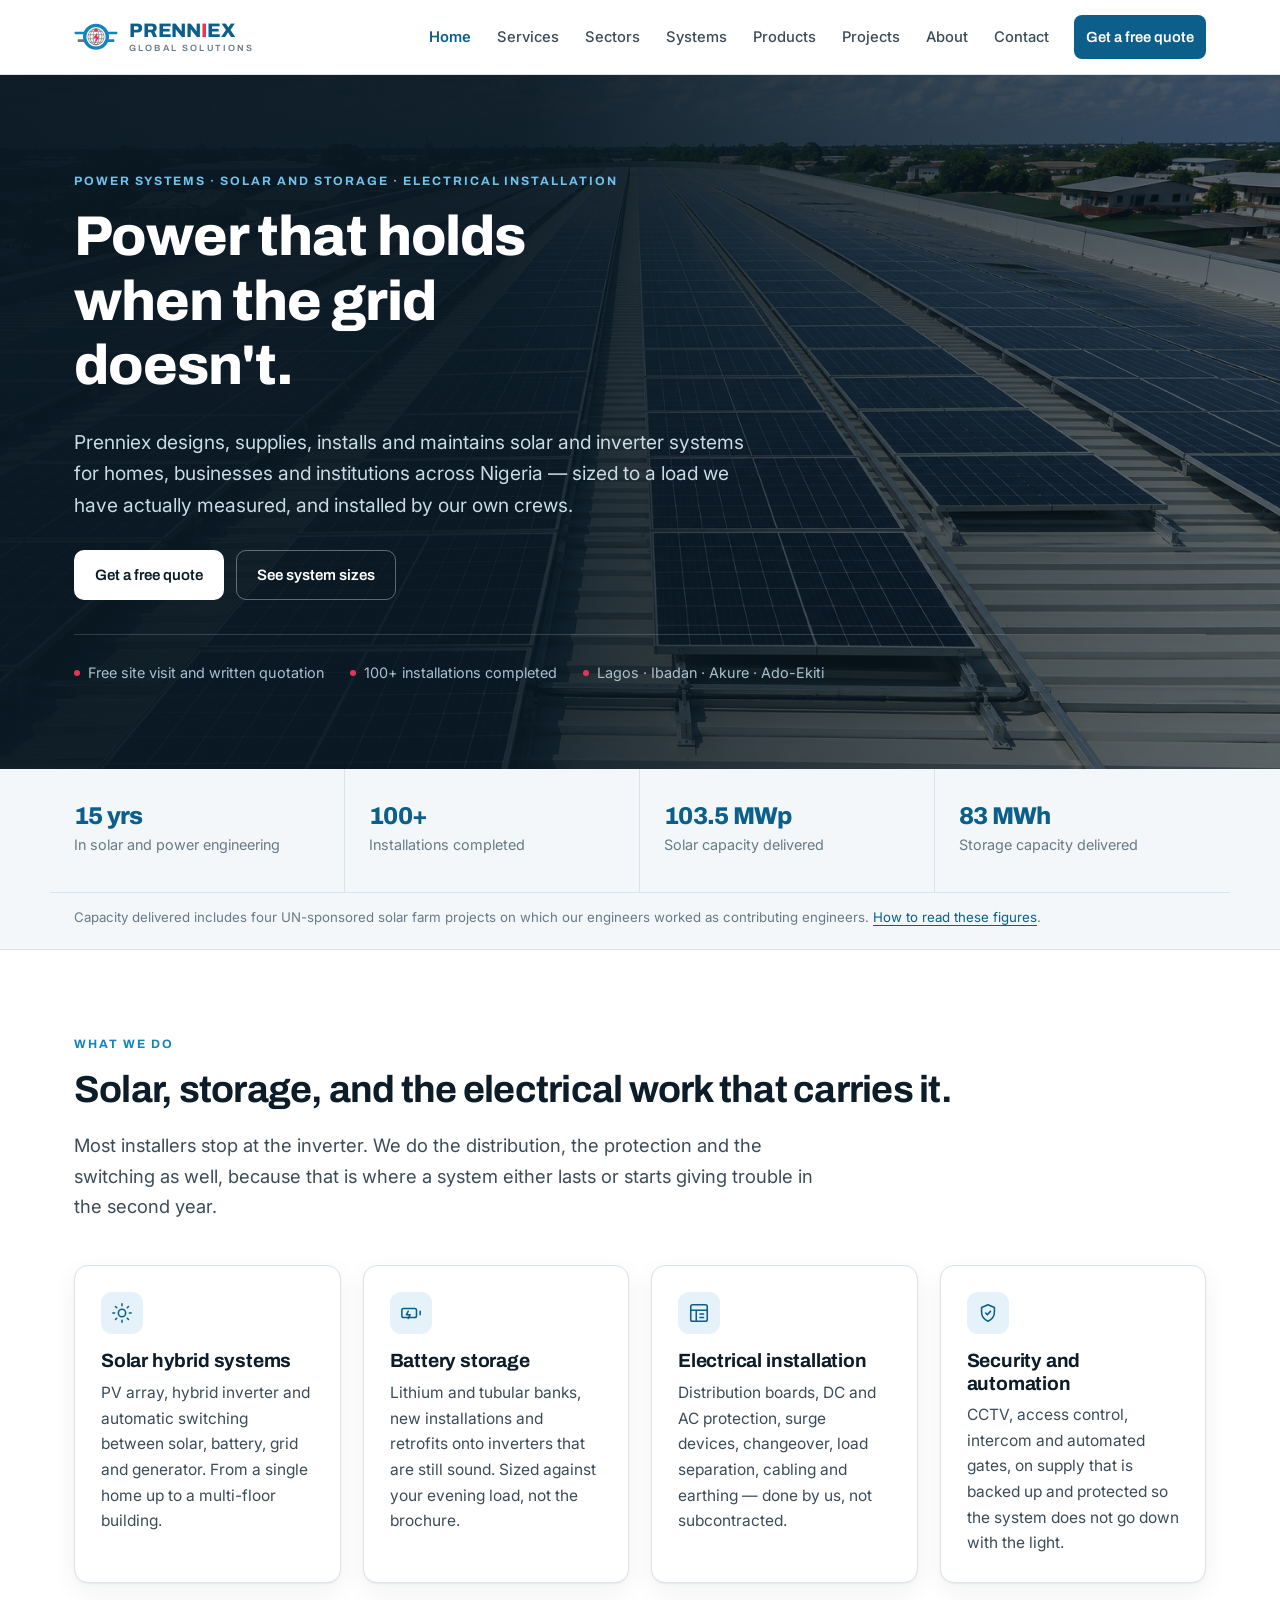
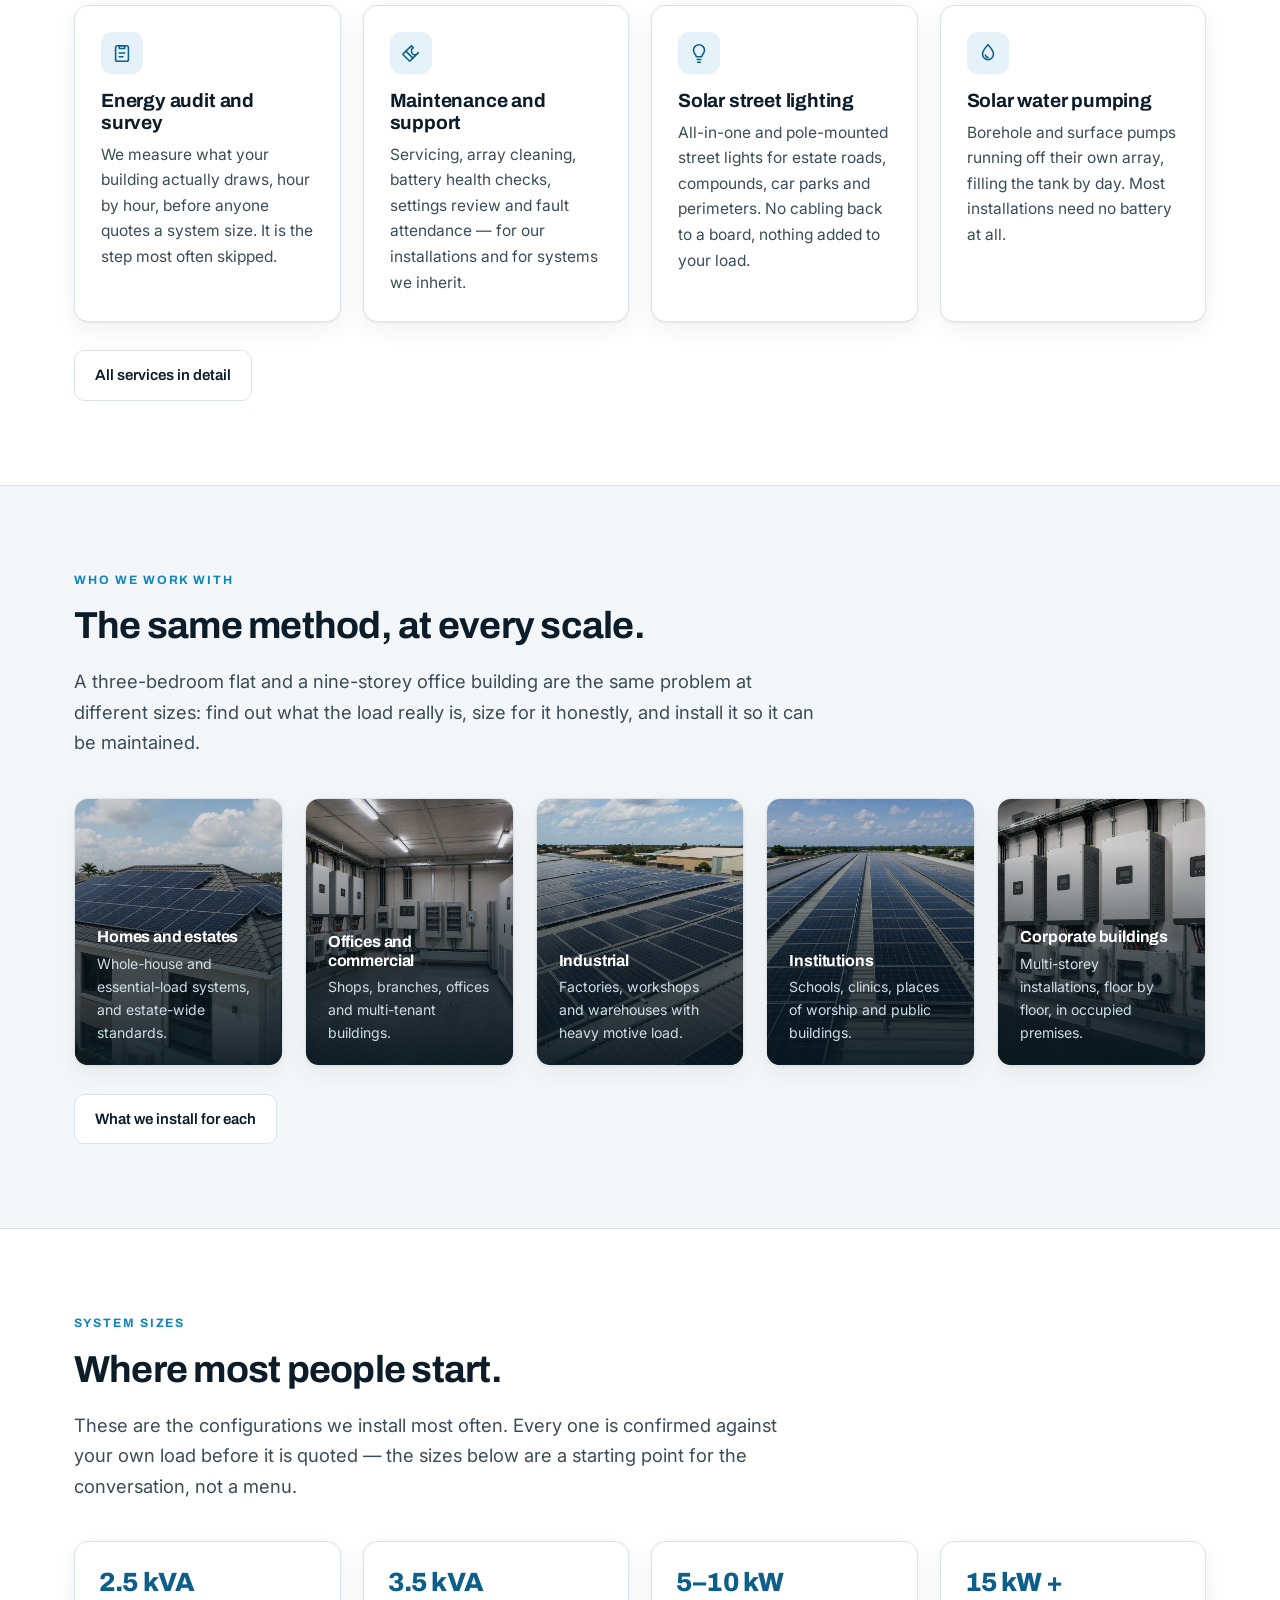
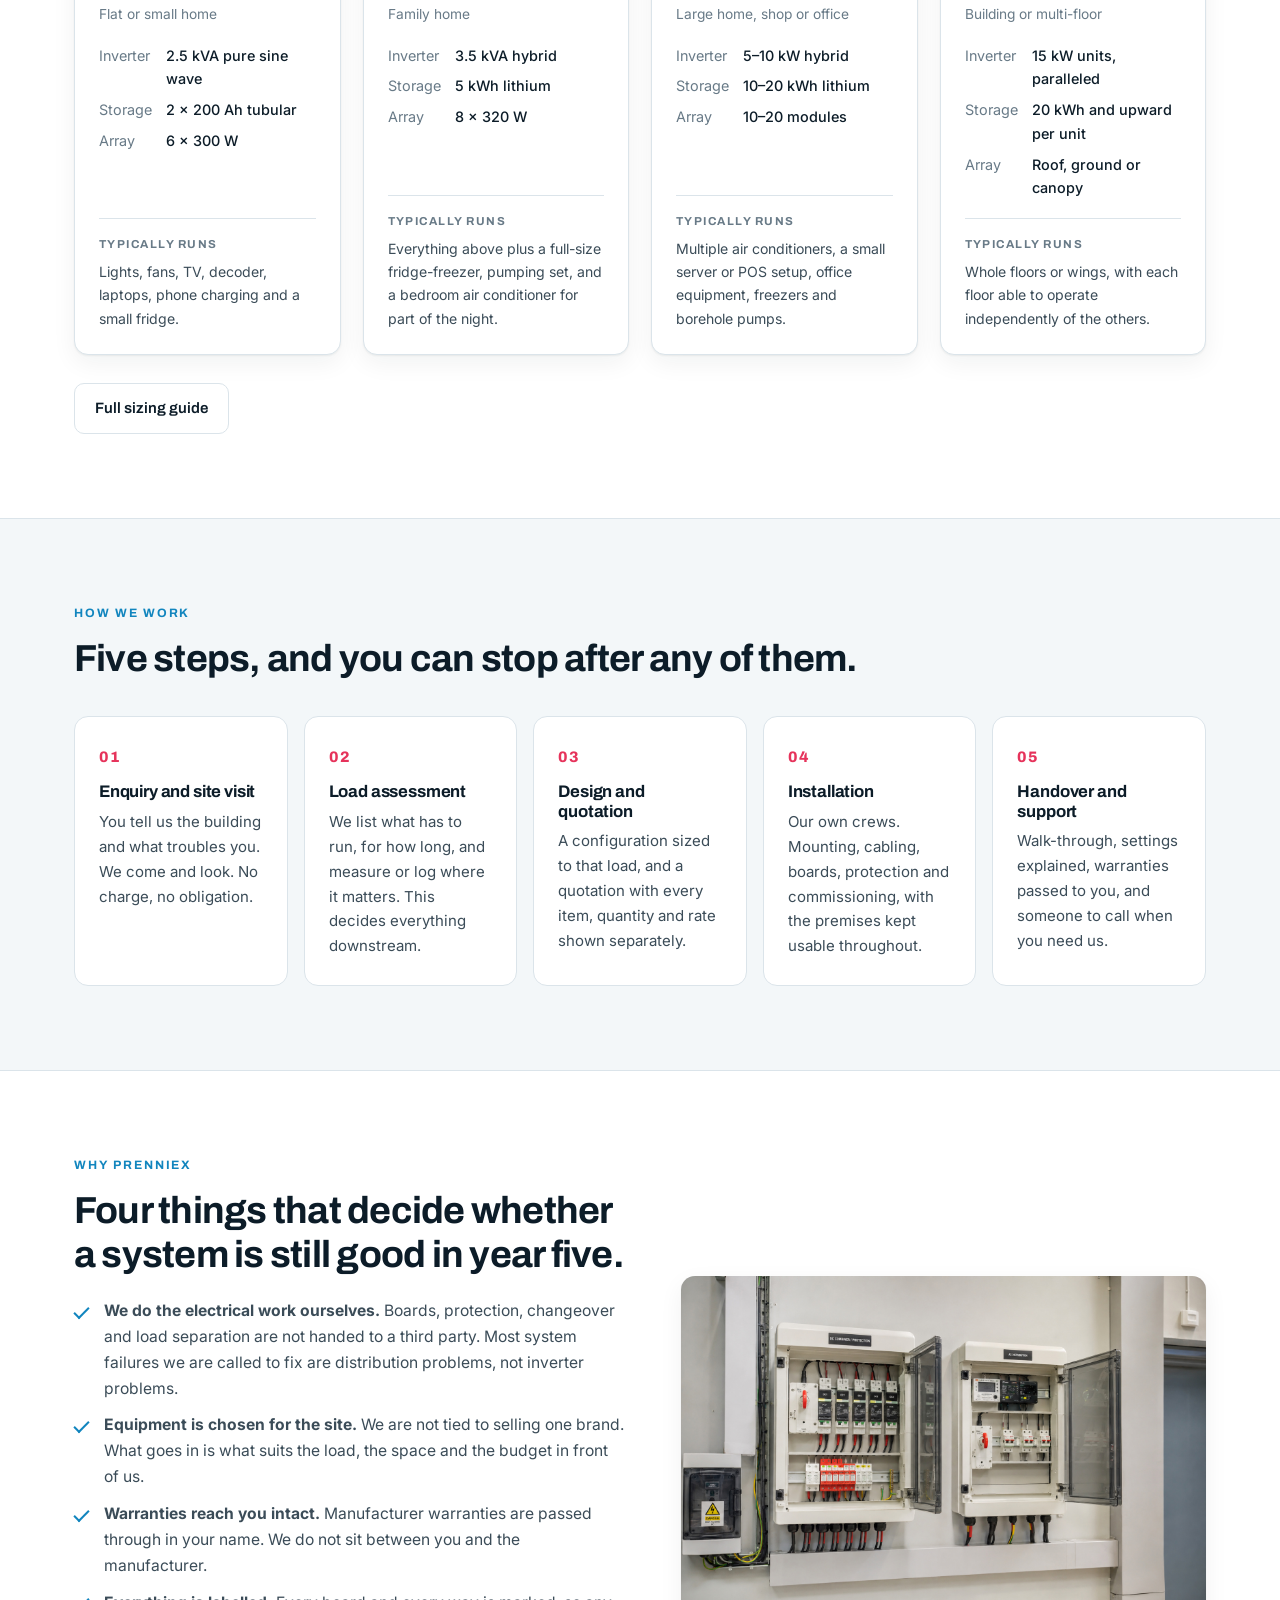
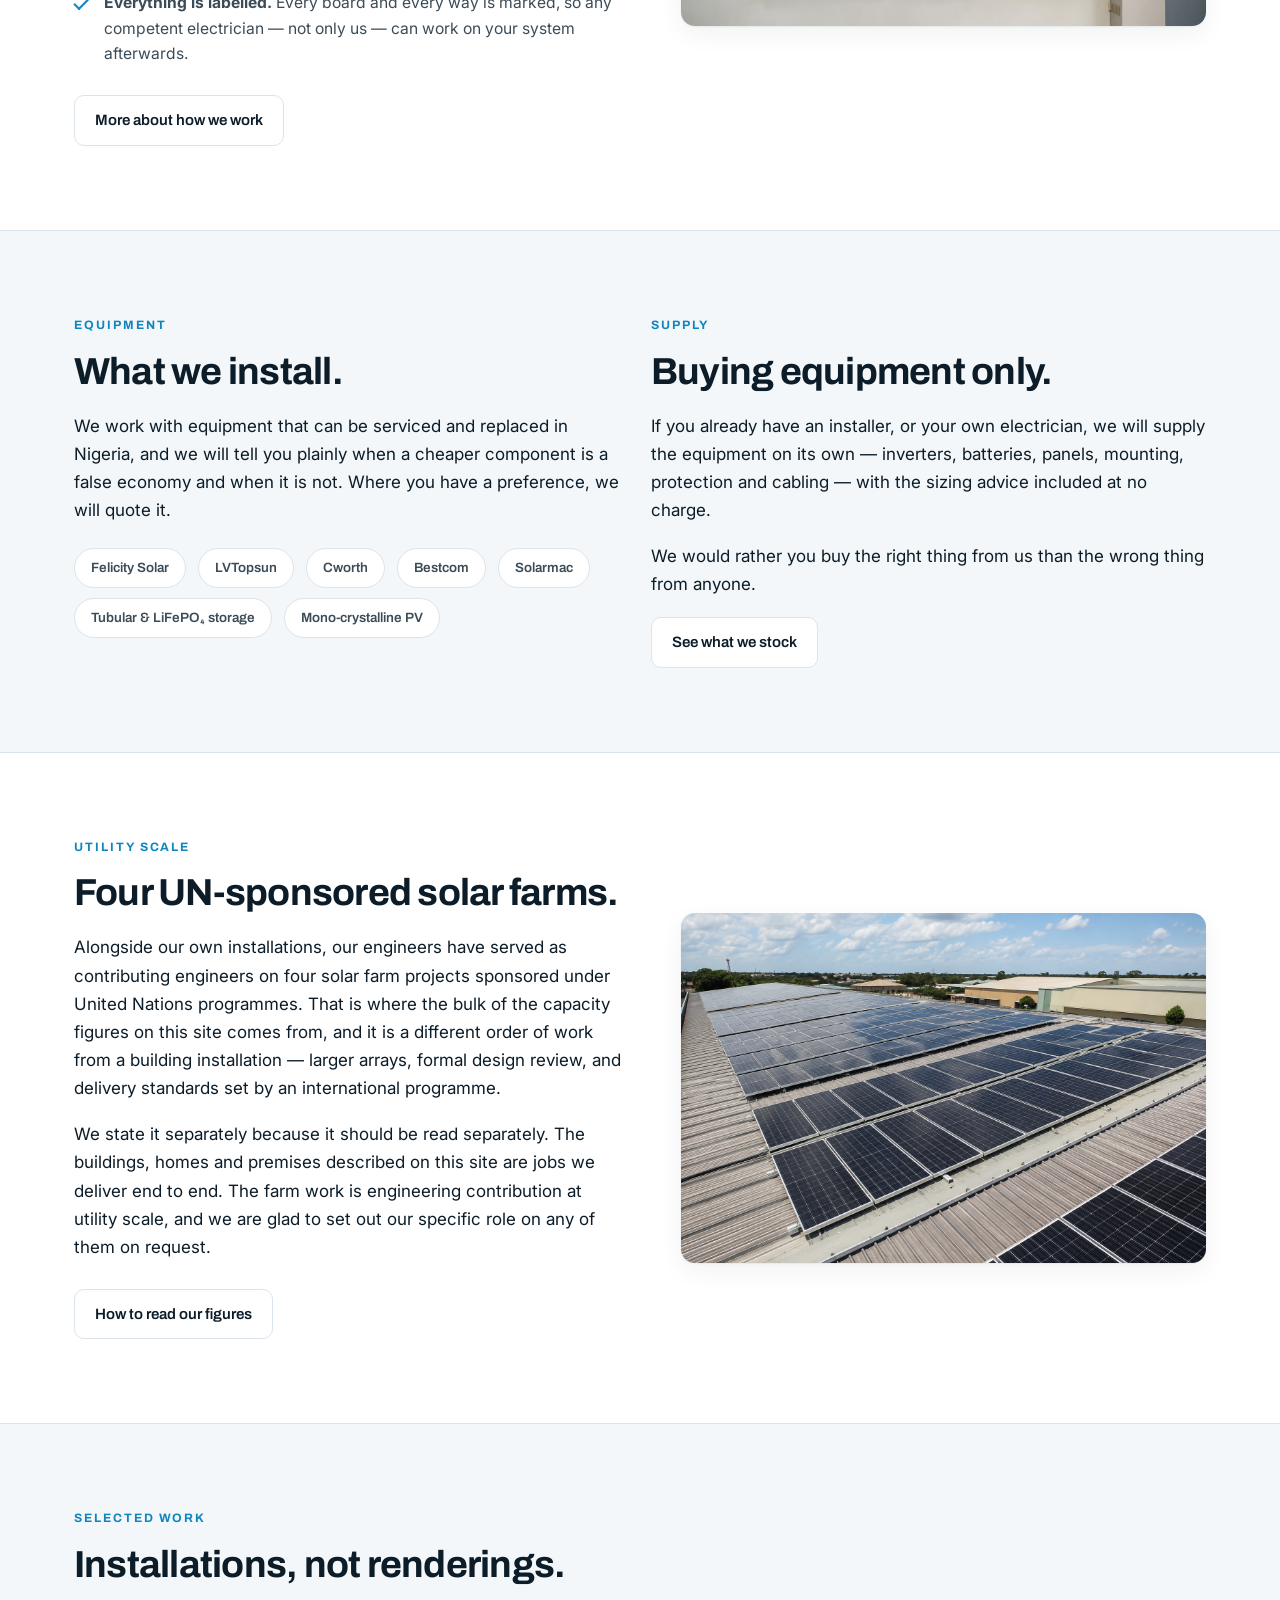
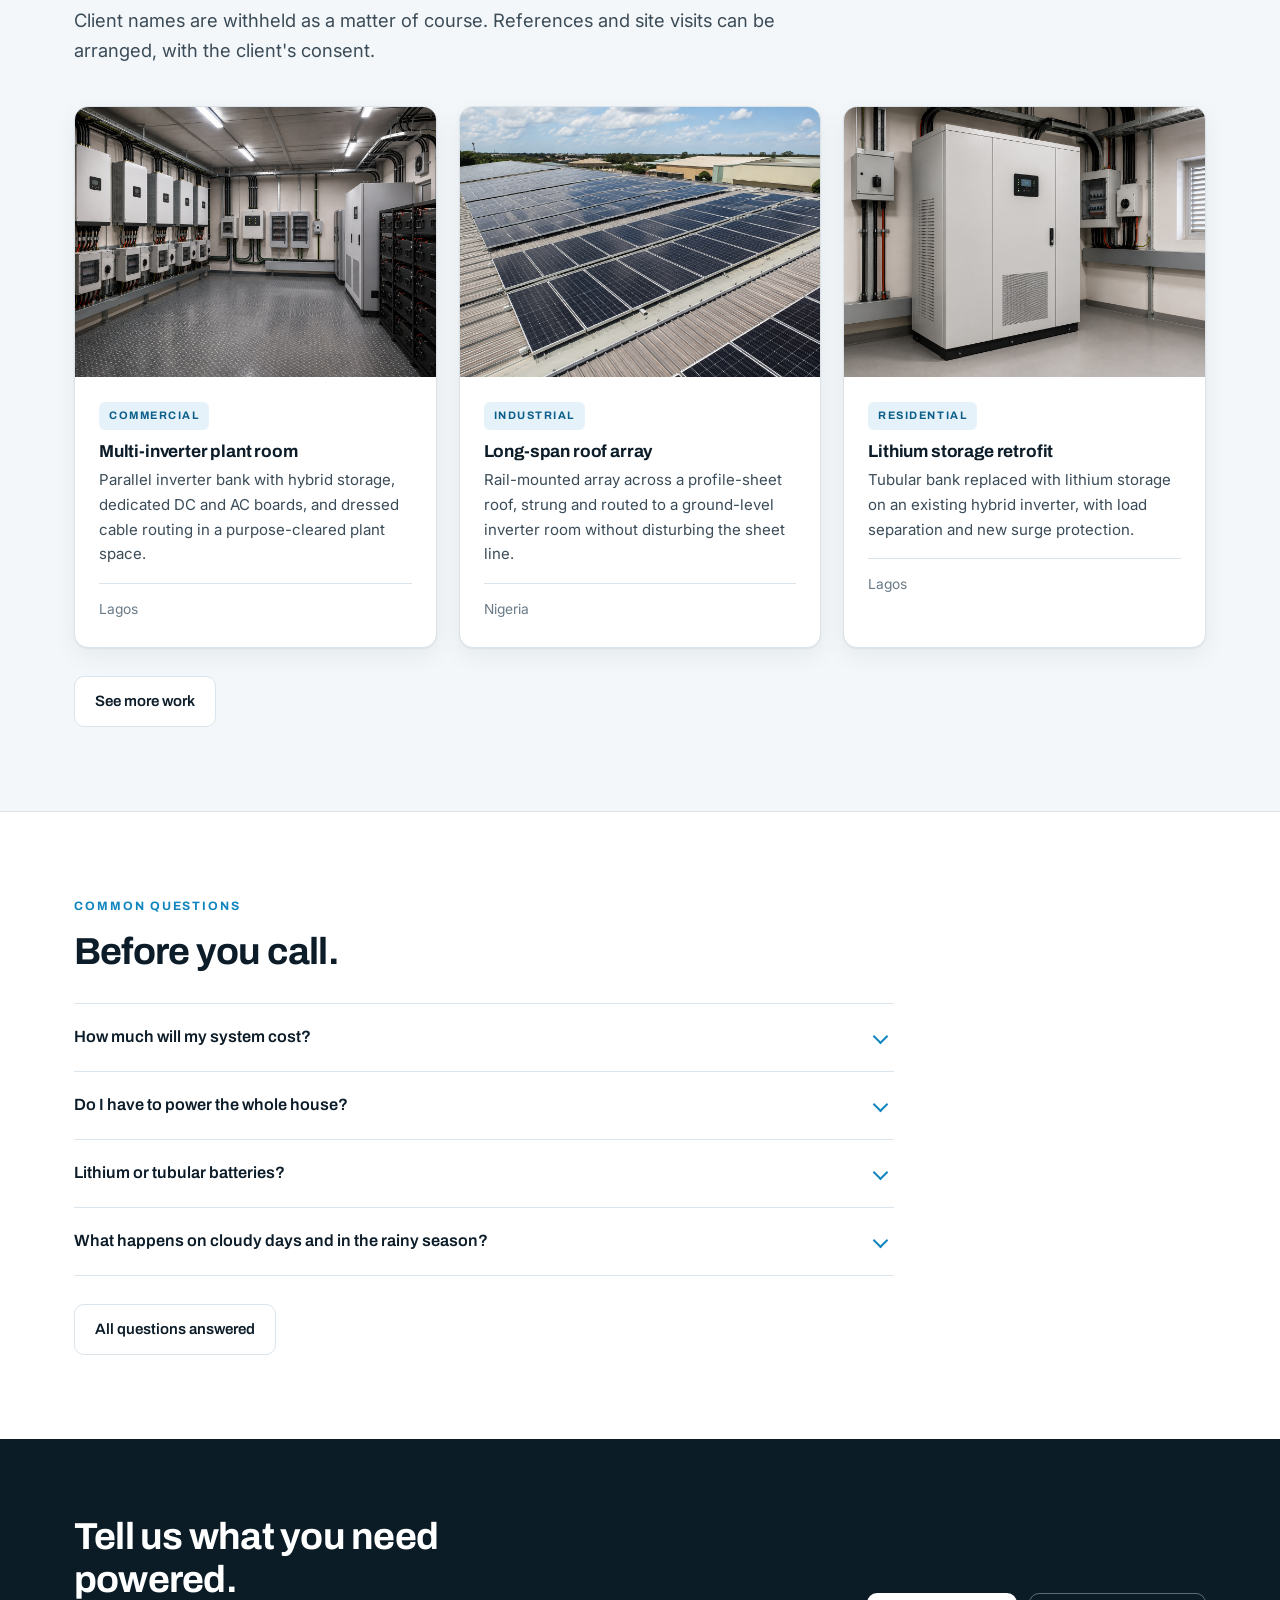
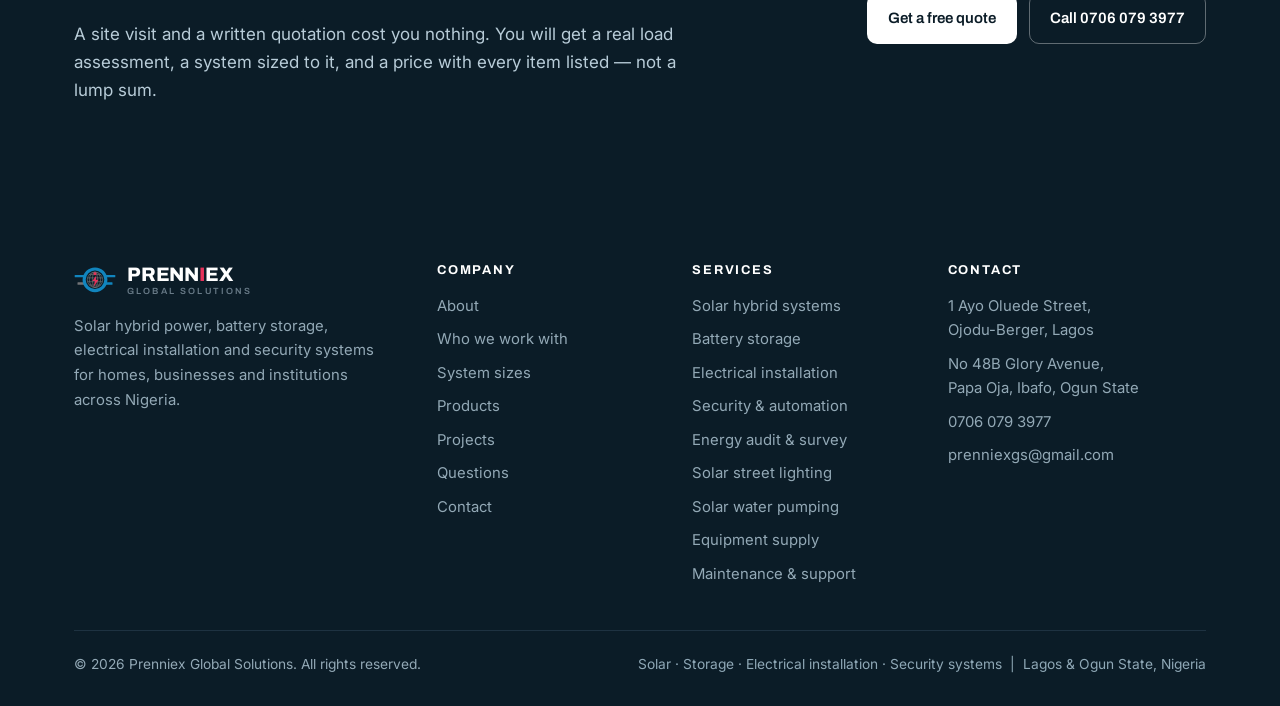
<file: index.html>
<!DOCTYPE html>
<html lang="en">
<head>
<meta charset="utf-8">
<meta name="viewport" content="width=device-width, initial-scale=1">
<title>Prenniex Global Solutions — Solar, Storage and Electrical Engineering in Nigeria</title>
<meta name="description" content="Prenniex Global Solutions designs, supplies, installs and maintains solar hybrid power systems, battery storage, electrical installations and security systems for homes, businesses and institutions across Nigeria.">
<meta property="og:title" content="Prenniex Global Solutions — Solar, Storage and Electrical Engineering in Nigeria">
<meta property="og:description" content="Prenniex Global Solutions designs, supplies, installs and maintains solar hybrid power systems, battery storage, electrical installations and security systems for homes, businesses and institutions across Nigeria.">
<meta property="og:type" content="website">
<meta property="og:site_name" content="Prenniex Global Solutions">
<link rel="icon" href="assets/favicon.svg" type="image/svg+xml">
<link rel="preconnect" href="https://fonts.googleapis.com">
<link rel="preconnect" href="https://fonts.gstatic.com" crossorigin>
<link href="https://fonts.googleapis.com/css2?family=Archivo:wght@600;700;800&family=Inter:wght@400;500;600&display=swap" rel="stylesheet">
<link rel="stylesheet" href="assets/styles.css">
</head>
<body>
<header class="site-header">
  <div class="header-inner">
    <a class="brand" href="index.html">
      <svg aria-hidden="true" focusable="false" xmlns="http://www.w3.org/2000/svg" viewBox="0 0 120 100">
  <g fill="none">
    <rect x="2" y="34" width="30" height="7" rx="1.5" fill="#1185BE"/>
    <rect x="10" y="55" width="22" height="7" rx="1.5" fill="#727377"/>
    <rect x="88" y="34" width="30" height="7" rx="1.5" fill="#1185BE"/>
    <rect x="88" y="55" width="22" height="7" rx="1.5" fill="#1185BE"/>
    <circle cx="60" cy="48" r="31" stroke="#1185BE" stroke-width="9"/>
  </g>
  <g stroke="#727377" stroke-width="1.8" fill="none">
    <circle cx="60" cy="48" r="22"/>
    <ellipse cx="60" cy="48" rx="7.5" ry="22"/>
    <ellipse cx="60" cy="48" rx="16" ry="22"/>
    <path d="M38.6 42.5h42.8M38.6 53.5h42.8M43 33h34M43 63h34"/>
  </g>
  <circle cx="60" cy="30.5" r="4.2" fill="#E6335B"/>
  <path d="M63.5 35.5 52.5 51.5h7.2L56 68.5 70 47.5h-7.4z" fill="#E6335B"/>
</svg>
      <span class="brand-text">
        <span class="brand-name">PRENN<span class="i">I</span>EX</span>
        <span class="brand-sub">GLOBAL SOLUTIONS</span>
      </span>
    </a>
    <button class="menu-toggle" aria-expanded="false" aria-controls="primary-nav">Menu</button>
    <nav class="nav" id="primary-nav">
      <a href="index.html" aria-current="page">Home</a>
      <a href="services.html">Services</a>
      <a href="sectors.html">Sectors</a>
      <a href="systems.html">Systems</a>
      <a href="products.html">Products</a>
      <a href="projects.html">Projects</a>
      <a href="about.html">About</a>
      <a href="contact.html">Contact</a>
      <a class="btn btn--primary" href="contact.html">Get a free quote</a>
    </nav>
  </div>
</header>

<section class="hero">
  <img class="hero-bg" src="assets/img/roof-array-longspan.jpg" alt="Solar array installed along a long-span roof by Prenniex">
  <div class="hero-inner">
    <p class="eyebrow">Power systems · Solar and storage · Electrical installation</p>
    <h1>Power that holds when the grid doesn't.</h1>
    <p class="lede">Prenniex designs, supplies, installs and maintains solar and inverter systems for homes, businesses and institutions across Nigeria — sized to a load we have actually measured, and installed by our own crews.</p>
    <div class="btn-row">
      <a class="btn btn--light" href="contact.html">Get a free quote</a>
      <a class="btn btn--outline-light" href="systems.html">See system sizes</a>
    </div>
    <div class="hero-sub">
      <span>Free site visit and written quotation</span>
      <span>100+ installations completed</span>
      <span>Lagos · Ibadan · Akure · Ado-Ekiti</span>
    </div>
  </div>
</section>

<section class="stats">
  <div class="stats-grid">
    <div class="stat"><b>15 yrs</b><span>In solar and power engineering</span></div>
    <div class="stat"><b>100+</b><span>Installations completed</span></div>
    <div class="stat"><b>103.5 MWp</b><span>Solar capacity delivered</span></div>
    <div class="stat"><b>83 MWh</b><span>Storage capacity delivered</span></div>
  </div>
  <p class="stats-note">Capacity delivered includes four UN-sponsored solar farm projects on which our engineers worked as contributing engineers. <a href="about.html#utility">How to read these figures</a>.</p>
</section>

<section class="section">
  <div class="wrap">
    <p class="eyebrow">What we do</p>
    <h2>Solar, storage, and the electrical work that carries it.</h2>
    <p class="lede">Most installers stop at the inverter. We do the distribution, the protection and the switching as well, because that is where a system either lasts or starts giving trouble in the second year.</p>
    <div class="grid grid-4" style="margin-top:44px">
      <div class="card"><span class="card-icon"><svg viewBox="0 0 24 24"><circle cx="12" cy="12" r="4"/><path d="M12 2v2M12 20v2M2 12h2M20 12h2M4.9 4.9l1.4 1.4M17.7 17.7l1.4 1.4M19.1 4.9l-1.4 1.4M6.3 17.7l-1.4 1.4"/></svg></span><h3>Solar hybrid systems</h3><p>PV array, hybrid inverter and automatic switching between solar, battery, grid and generator. From a single home up to a multi-floor building.</p></div>
      <div class="card"><span class="card-icon"><svg viewBox="0 0 24 24"><rect x="2" y="7" width="16" height="10" rx="2"/><path d="M22 10v4M9 10l-2 4h4l-2 4"/></svg></span><h3>Battery storage</h3><p>Lithium and tubular banks, new installations and retrofits onto inverters that are still sound. Sized against your evening load, not the brochure.</p></div>
      <div class="card"><span class="card-icon"><svg viewBox="0 0 24 24"><rect x="3" y="3" width="18" height="18" rx="2"/><path d="M3 9h18M9 9v12M13 13h4M13 17h4"/></svg></span><h3>Electrical installation</h3><p>Distribution boards, DC and AC protection, surge devices, changeover, load separation, cabling and earthing — done by us, not subcontracted.</p></div>
      <div class="card"><span class="card-icon"><svg viewBox="0 0 24 24"><path d="M12 3l7 3v5c0 4.5-3 8.3-7 10-4-1.7-7-5.5-7-10V6z"/><path d="M9.5 12l1.8 1.8 3.4-3.6"/></svg></span><h3>Security and automation</h3><p>CCTV, access control, intercom and automated gates, on supply that is backed up and protected so the system does not go down with the light.</p></div>
      <div class="card"><span class="card-icon"><svg viewBox="0 0 24 24"><rect x="5" y="4" width="14" height="17" rx="2"/><path d="M9 4h6v3H9zM9 12h6M9 16h4"/></svg></span><h3>Energy audit and survey</h3><p>We measure what your building actually draws, hour by hour, before anyone quotes a system size. It is the step most often skipped.</p></div>
      <div class="card"><span class="card-icon"><svg viewBox="0 0 24 24"><path d="M14.7 6.3a4 4 0 105.3 5.3L14 17.6 6.4 10 12.7 4a4 4 0 002 2.3z"/><path d="M6.4 10L3 13.4l7.6 7.6L14 17.6"/></svg></span><h3>Maintenance and support</h3><p>Servicing, array cleaning, battery health checks, settings review and fault attendance — for our installations and for systems we inherit.</p></div>
      <div class="card"><span class="card-icon"><svg viewBox="0 0 24 24"><path d="M12 3a6 6 0 016 6c0 2.6-1.6 4-2.4 5.3-.4.7-.6 1.2-.6 1.7H9c0-.5-.2-1-.6-1.7C7.6 13 6 11.6 6 9a6 6 0 016-6z"/><path d="M10 19h4M10.5 22h3"/></svg></span><h3>Solar street lighting</h3><p>All-in-one and pole-mounted street lights for estate roads, compounds, car parks and perimeters. No cabling back to a board, nothing added to your load.</p></div>
      <div class="card"><span class="card-icon"><svg viewBox="0 0 24 24"><path d="M12 3s6 6.4 6 10.2A6 6 0 016 13.2C6 9.4 12 3 12 3z"/><path d="M9.2 14.2a2.8 2.8 0 002.8 2.6"/></svg></span><h3>Solar water pumping</h3><p>Borehole and surface pumps running off their own array, filling the tank by day. Most installations need no battery at all.</p></div>
    </div>
    <div class="btn-row"><a class="btn btn--ghost" href="services.html">All services in detail</a></div>
  </div>
</section>

<section class="section section--surface">
  <div class="wrap">
    <p class="eyebrow">Who we work with</p>
    <h2>The same method, at every scale.</h2>
    <p class="lede">A three-bedroom flat and a nine-storey office building are the same problem at different sizes: find out what the load really is, size for it honestly, and install it so it can be maintained.</p>
    <div class="grid grid-5" style="margin-top:40px">
      <div class="sector"><img src="assets/img/residential-roof-array.jpg" alt="Residential rooftop solar installation"><div class="sector-body"><h3>Homes and estates</h3><p>Whole-house and essential-load systems, and estate-wide standards.</p></div></div>
      <div class="sector"><img src="assets/img/plant-room-wide.jpg" alt="Commercial inverter plant room"><div class="sector-body"><h3>Offices and commercial</h3><p>Shops, branches, offices and multi-tenant buildings.</p></div></div>
      <div class="sector"><img src="assets/img/industrial-roof-array.jpg" alt="Industrial roof solar array"><div class="sector-body"><h3>Industrial</h3><p>Factories, workshops and warehouses with heavy motive load.</p></div></div>
      <div class="sector"><img src="assets/img/roof-array-longspan.jpg" alt="Rooftop array on an institutional building"><div class="sector-body"><h3>Institutions</h3><p>Schools, clinics, places of worship and public buildings.</p></div></div>
      <div class="sector"><img src="assets/img/plant-room-inverter-bank.jpg" alt="Multi-inverter installation in a corporate building"><div class="sector-body"><h3>Corporate buildings</h3><p>Multi-storey installations, floor by floor, in occupied premises.</p></div></div>
    </div>
    <div class="btn-row"><a class="btn btn--ghost" href="sectors.html">What we install for each</a></div>
  </div>
</section>

<section class="section">
  <div class="wrap">
    <p class="eyebrow">System sizes</p>
    <h2>Where most people start.</h2>
    <p class="lede">These are the configurations we install most often. Every one is confirmed against your own load before it is quoted — the sizes below are a starting point for the conversation, not a menu.</p>
    <div class="grid grid-4" style="margin-top:40px">
      <div class="plan">
        <span class="cap">2.5 kVA</span>
        <span class="for">Flat or small home</span>
        <dl>
          <dt>Inverter</dt><dd>2.5 kVA pure sine wave</dd>
          <dt>Storage</dt><dd>2 × 200 Ah tubular</dd>
          <dt>Array</dt><dd>6 × 300 W</dd>
        </dl>
        <div class="runs"><b>Typically runs</b>Lights, fans, TV, decoder, laptops, phone charging and a small fridge.</div>
      </div>
      <div class="plan">
        <span class="cap">3.5 kVA</span>
        <span class="for">Family home</span>
        <dl>
          <dt>Inverter</dt><dd>3.5 kVA hybrid</dd>
          <dt>Storage</dt><dd>5 kWh lithium</dd>
          <dt>Array</dt><dd>8 × 320 W</dd>
        </dl>
        <div class="runs"><b>Typically runs</b>Everything above plus a full-size fridge-freezer, pumping set, and a bedroom air conditioner for part of the night.</div>
      </div>
      <div class="plan">
        <span class="cap">5–10 kW</span>
        <span class="for">Large home, shop or office</span>
        <dl>
          <dt>Inverter</dt><dd>5–10 kW hybrid</dd>
          <dt>Storage</dt><dd>10–20 kWh lithium</dd>
          <dt>Array</dt><dd>10–20 modules</dd>
        </dl>
        <div class="runs"><b>Typically runs</b>Multiple air conditioners, a small server or POS setup, office equipment, freezers and borehole pumps.</div>
      </div>
      <div class="plan">
        <span class="cap">15 kW +</span>
        <span class="for">Building or multi-floor</span>
        <dl>
          <dt>Inverter</dt><dd>15 kW units, paralleled</dd>
          <dt>Storage</dt><dd>20 kWh and upward per unit</dd>
          <dt>Array</dt><dd>Roof, ground or canopy</dd>
        </dl>
        <div class="runs"><b>Typically runs</b>Whole floors or wings, with each floor able to operate independently of the others.</div>
      </div>
    </div>
    <div class="btn-row"><a class="btn btn--ghost" href="systems.html">Full sizing guide</a></div>
  </div>
</section>

<section class="section section--surface">
  <div class="wrap">
    <p class="eyebrow">How we work</p>
    <h2>Five steps, and you can stop after any of them.</h2>
    <div class="steps grid-5" style="margin-top:36px; display:grid; gap:16px">
      <div class="step"><h3>Enquiry and site visit</h3><p>You tell us the building and what troubles you. We come and look. No charge, no obligation.</p></div>
      <div class="step"><h3>Load assessment</h3><p>We list what has to run, for how long, and measure or log where it matters. This decides everything downstream.</p></div>
      <div class="step"><h3>Design and quotation</h3><p>A configuration sized to that load, and a quotation with every item, quantity and rate shown separately.</p></div>
      <div class="step"><h3>Installation</h3><p>Our own crews. Mounting, cabling, boards, protection and commissioning, with the premises kept usable throughout.</p></div>
      <div class="step"><h3>Handover and support</h3><p>Walk-through, settings explained, warranties passed to you, and someone to call when you need us.</p></div>
    </div>
  </div>
</section>

<section class="section">
  <div class="wrap split">
    <div>
      <p class="eyebrow">Why Prenniex</p>
      <h2>Four things that decide whether a system is still good in year five.</h2>
      <ul class="ticks">
        <li><strong>We do the electrical work ourselves.</strong> Boards, protection, changeover and load separation are not handed to a third party. Most system failures we are called to fix are distribution problems, not inverter problems.</li>
        <li><strong>Equipment is chosen for the site.</strong> We are not tied to selling one brand. What goes in is what suits the load, the space and the budget in front of us.</li>
        <li><strong>Warranties reach you intact.</strong> Manufacturer warranties are passed through in your name. We do not sit between you and the manufacturer.</li>
        <li><strong>Everything is labelled.</strong> Every board and every way is marked, so any competent electrician — not only us — can work on your system afterwards.</li>
      </ul>
      <div class="btn-row"><a class="btn btn--ghost" href="about.html">More about how we work</a></div>
    </div>
    <div class="split-media"><img src="assets/img/dc-ac-distribution-boards.jpg" alt="Labelled DC and AC distribution boards with surge protection and changeover"></div>
  </div>
</section>

<section class="section section--surface">
  <div class="wrap">
    <div class="grid grid-2">
      <div>
        <p class="eyebrow">Equipment</p>
        <h2>What we install.</h2>
        <p>We work with equipment that can be serviced and replaced in Nigeria, and we will tell you plainly when a cheaper component is a false economy and when it is not. Where you have a preference, we will quote it.</p>
        
    <div class="brands">
      <span>Felicity Solar</span><span>LVTopsun</span><span>Cworth</span><span>Bestcom</span>
      <span>Solarmac</span><span>Tubular &amp; LiFePO&#8324; storage</span><span>Mono-crystalline PV</span>
    </div>

      </div>
      <div>
        <p class="eyebrow">Supply</p>
        <h2>Buying equipment only.</h2>
        <p>If you already have an installer, or your own electrician, we will supply the equipment on its own — inverters, batteries, panels, mounting, protection and cabling — with the sizing advice included at no charge.</p>
        <p>We would rather you buy the right thing from us than the wrong thing from anyone.</p>
        <div class="btn-row" style="margin-top:14px"><a class="btn btn--ghost" href="products.html">See what we stock</a></div>
      </div>
    </div>
  </div>
</section>

<section class="section">
  <div class="wrap split">
    <div>
      <p class="eyebrow">Utility scale</p>
      <h2>Four UN-sponsored solar farms.</h2>
      <p>Alongside our own installations, our engineers have served as contributing engineers on four solar farm projects sponsored under United Nations programmes. That is where the bulk of the capacity figures on this site comes from, and it is a different order of work from a building installation — larger arrays, formal design review, and delivery standards set by an international programme.</p>
      <p>We state it separately because it should be read separately. The buildings, homes and premises described on this site are jobs we deliver end to end. The farm work is engineering contribution at utility scale, and we are glad to set out our specific role on any of them on request.</p>
      <div class="btn-row"><a class="btn btn--ghost" href="about.html#utility">How to read our figures</a></div>
    </div>
    <div class="split-media"><img src="assets/img/industrial-roof-array.jpg" alt="Large-scale solar array"></div>
  </div>
</section>

<section class="section section--surface">
  <div class="wrap">
    <p class="eyebrow">Selected work</p>
    <h2>Installations, not renderings.</h2>
    <p class="lede">Client names are withheld as a matter of course. References and site visits can be arranged, with the client's consent.</p>
    <div class="grid grid-3" style="margin-top:40px">
      <article class="proj">
        <img src="assets/img/plant-room-wide.jpg" alt="Plant room with six parallel inverters and a hybrid storage unit">
        <div class="proj-body">
          <span class="tag">Commercial</span>
          <h3>Multi-inverter plant room</h3>
          <p>Parallel inverter bank with hybrid storage, dedicated DC and AC boards, and dressed cable routing in a purpose-cleared plant space.</p>
          <div class="meta">Lagos</div>
        </div>
      </article>
      <article class="proj">
        <img src="assets/img/industrial-roof-array.jpg" alt="Solar modules rail-mounted on an industrial roof">
        <div class="proj-body">
          <span class="tag">Industrial</span>
          <h3>Long-span roof array</h3>
          <p>Rail-mounted array across a profile-sheet roof, strung and routed to a ground-level inverter room without disturbing the sheet line.</p>
          <div class="meta">Nigeria</div>
        </div>
      </article>
      <article class="proj">
        <img src="assets/img/lithium-storage-unit.jpg" alt="Wall-mounted lithium storage unit installed beside an inverter">
        <div class="proj-body">
          <span class="tag">Residential</span>
          <h3>Lithium storage retrofit</h3>
          <p>Tubular bank replaced with lithium storage on an existing hybrid inverter, with load separation and new surge protection.</p>
          <div class="meta">Lagos</div>
        </div>
      </article>
    </div>
    <div class="btn-row"><a class="btn btn--ghost" href="projects.html">See more work</a></div>
  </div>
</section>

<section class="section">
  <div class="wrap">
    <p class="eyebrow">Common questions</p>
    <h2>Before you call.</h2>
    <div class="faq" style="max-width:820px">
      <details><summary>How much will my system cost?</summary><div class="answer"><p>It depends entirely on what has to run and for how long, and equipment prices move with the exchange rate. Anyone who quotes you a figure before asking what you want powered is guessing. Tell us the appliances and the hours, and we will give you a written price with every item shown.</p></div></details>
      <details><summary>Do I have to power the whole house?</summary><div class="answer"><p>No, and usually you should not. Separating essential circuits — lights, fans, fridge, sockets, pumps — from heavy loads like air conditioning and water heaters gives you far more hours of backup for the same money. We do that separation as part of the installation.</p></div></details>
      <details><summary>Lithium or tubular batteries?</summary><div class="answer"><p>Lithium costs more at the start, lasts several times longer, gives you more usable energy per naira over its life and needs no maintenance. Tubular is cheaper today and still sensible on a tight budget or a small system. We will show you both on the quotation.</p></div></details>
      <details><summary>What happens on cloudy days and in the rainy season?</summary><div class="answer"><p>Panels still generate in diffuse light, at reduced output. A properly sized hybrid system covers this by charging from the grid or a generator when there is not enough sun, so the batteries stay ready. Rain also washes the array, which helps.</p></div></details>
    </div>
    <div class="btn-row"><a class="btn btn--ghost" href="faq.html">All questions answered</a></div>
  </div>
</section>

<section class="cta">
  <div class="wrap cta-inner">
    <div>
      <h2>Tell us what you need powered.</h2>
      <p>A site visit and a written quotation cost you nothing. You will get a real load assessment, a system sized to it, and a price with every item listed — not a lump sum.</p>
    </div>
    <div class="btn-row" style="margin:0">
      <a class="btn btn--light" href="contact.html">Get a free quote</a>
      <a class="btn btn--outline-light" href="tel:+2347060793977">Call 0706 079 3977</a>
    </div>
  </div>
</section>

<footer class="site-footer">
  <div class="wrap">
    <div class="footer-grid">
      <div class="footer-brand">
        <a class="brand" href="index.html" style="color:#fff">
          <svg aria-hidden="true" focusable="false" xmlns="http://www.w3.org/2000/svg" viewBox="0 0 120 100">
  <g fill="none">
    <rect x="2" y="34" width="30" height="7" rx="1.5" fill="#1185BE"/>
    <rect x="10" y="55" width="22" height="7" rx="1.5" fill="#727377"/>
    <rect x="88" y="34" width="30" height="7" rx="1.5" fill="#1185BE"/>
    <rect x="88" y="55" width="22" height="7" rx="1.5" fill="#1185BE"/>
    <circle cx="60" cy="48" r="31" stroke="#1185BE" stroke-width="9"/>
  </g>
  <g stroke="#727377" stroke-width="1.8" fill="none">
    <circle cx="60" cy="48" r="22"/>
    <ellipse cx="60" cy="48" rx="7.5" ry="22"/>
    <ellipse cx="60" cy="48" rx="16" ry="22"/>
    <path d="M38.6 42.5h42.8M38.6 53.5h42.8M43 33h34M43 63h34"/>
  </g>
  <circle cx="60" cy="30.5" r="4.2" fill="#E6335B"/>
  <path d="M63.5 35.5 52.5 51.5h7.2L56 68.5 70 47.5h-7.4z" fill="#E6335B"/>
</svg>
          <span class="brand-text">
            <span class="brand-name">PRENN<span class="i">I</span>EX</span>
            <span class="brand-sub">GLOBAL SOLUTIONS</span>
          </span>
        </a>
        <p>Solar hybrid power, battery storage, electrical installation and security systems for homes, businesses and institutions across Nigeria.</p>
      </div>
      <div>
        <h4>Company</h4>
        <ul>
          <li><a href="about.html">About</a></li>
          <li><a href="sectors.html">Who we work with</a></li>
          <li><a href="systems.html">System sizes</a></li>
          <li><a href="products.html">Products</a></li>
          <li><a href="projects.html">Projects</a></li>
          <li><a href="faq.html">Questions</a></li>
          <li><a href="contact.html">Contact</a></li>
        </ul>
      </div>
      <div>
        <h4>Services</h4>
        <ul>
          <li><a href="services.html#hybrid">Solar hybrid systems</a></li>
          <li><a href="services.html#storage">Battery storage</a></li>
          <li><a href="services.html#electrical">Electrical installation</a></li>
          <li><a href="services.html#security">Security &amp; automation</a></li>
          <li><a href="services.html#audit">Energy audit &amp; survey</a></li>
          <li><a href="services.html#lighting">Solar street lighting</a></li>
          <li><a href="services.html#pumping">Solar water pumping</a></li>
          <li><a href="services.html#supply">Equipment supply</a></li>
          <li><a href="services.html#maintenance">Maintenance &amp; support</a></li>
        </ul>
      </div>
      <div>
        <h4>Contact</h4>
        <ul>
          <li>1 Ayo Oluede Street,<br>Ojodu-Berger, Lagos</li>
          <li>No 48B Glory Avenue,<br>Papa Oja, Ibafo, Ogun State</li>
          <li><a href="tel:+2347060793977">0706 079 3977</a></li>
          <li><a href="mailto:prenniexgs@gmail.com">prenniexgs@gmail.com</a></li>
        </ul>
      </div>
    </div>
    <div class="footer-bottom">
      <span>&copy; 2026 Prenniex Global Solutions. All rights reserved.</span>
      <span class="parent-note">Solar · Storage · Electrical installation · Security systems &nbsp;|&nbsp; Lagos &amp; Ogun State, Nigeria</span>
    </div>
  </div>
</footer>
<script>
(function(){
  var t=document.querySelector('.menu-toggle'), n=document.getElementById('primary-nav');
  if(!t||!n) return;
  t.addEventListener('click', function(){
    var open=n.classList.toggle('open');
    t.setAttribute('aria-expanded', open?'true':'false');
  });
  n.addEventListener('click', function(e){ if(e.target.tagName==='A') n.classList.remove('open'); });
})();
</script>
</body>
</html>
</file>
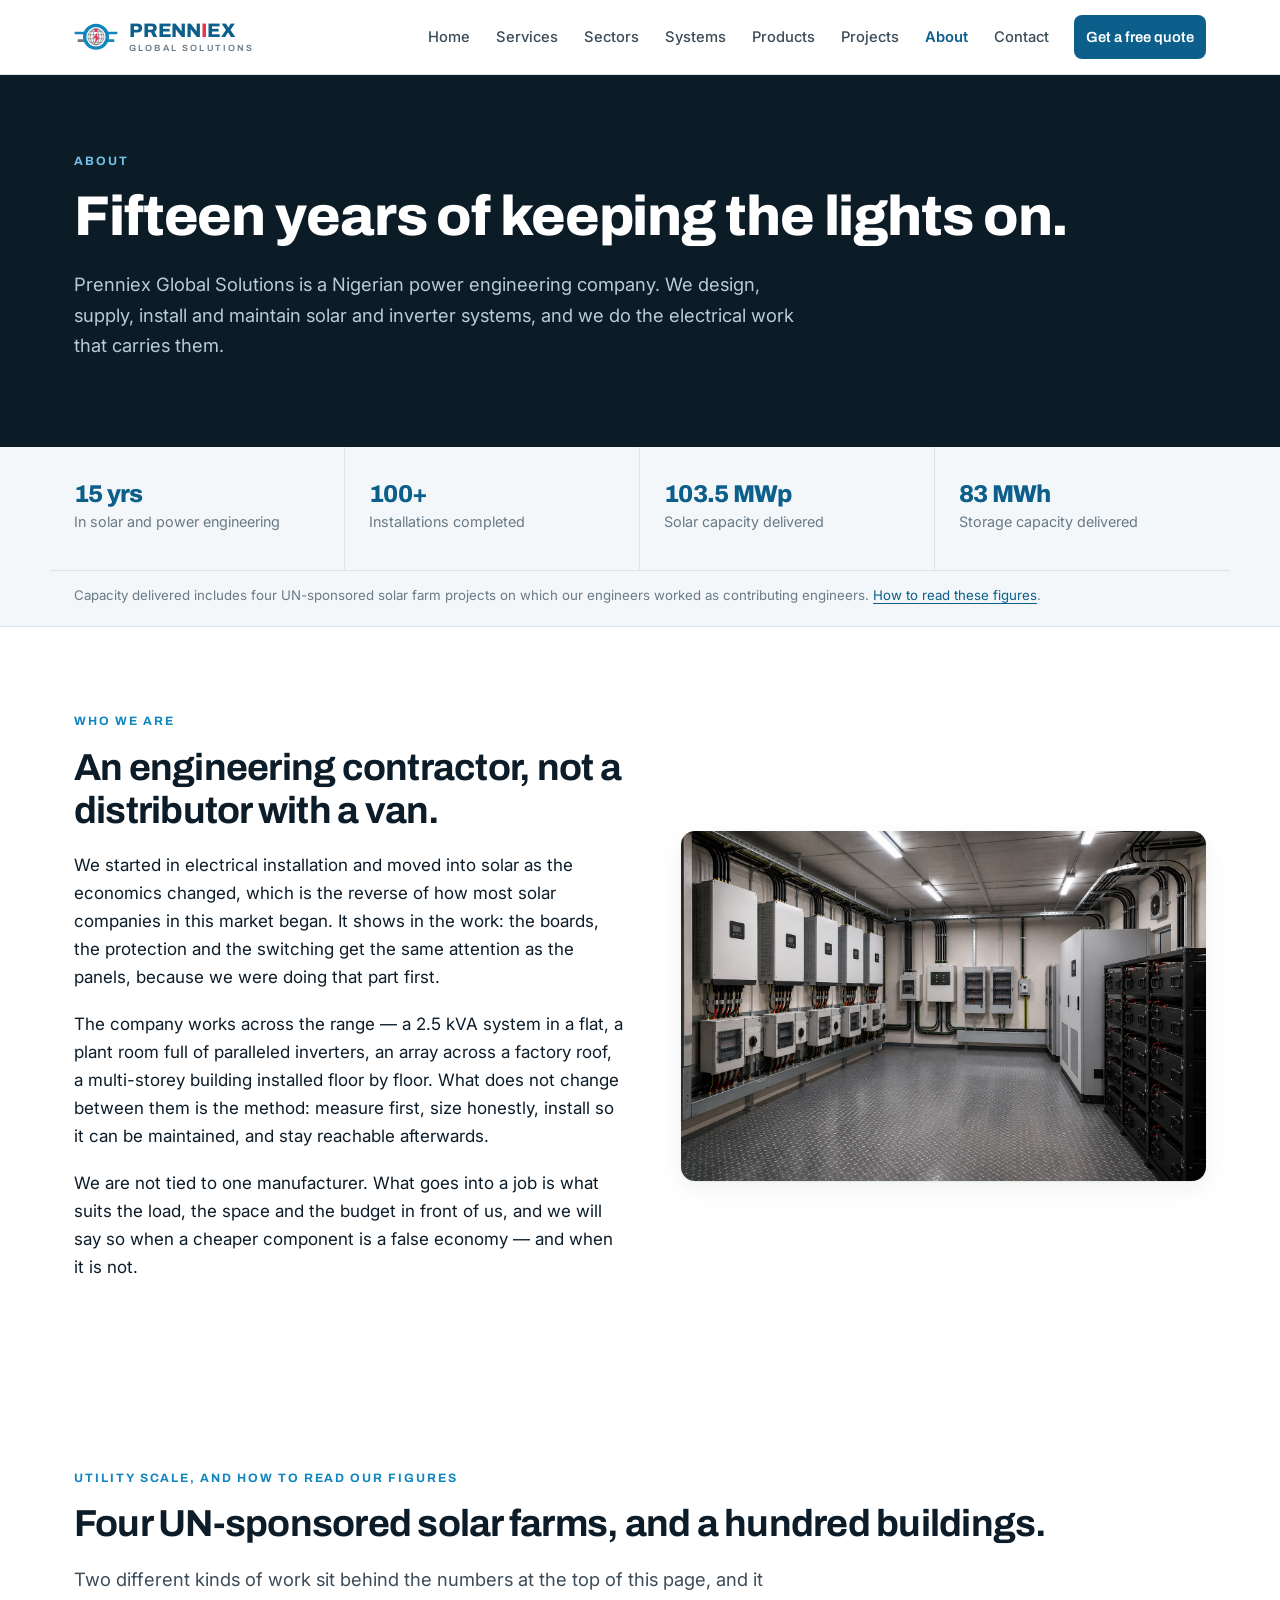
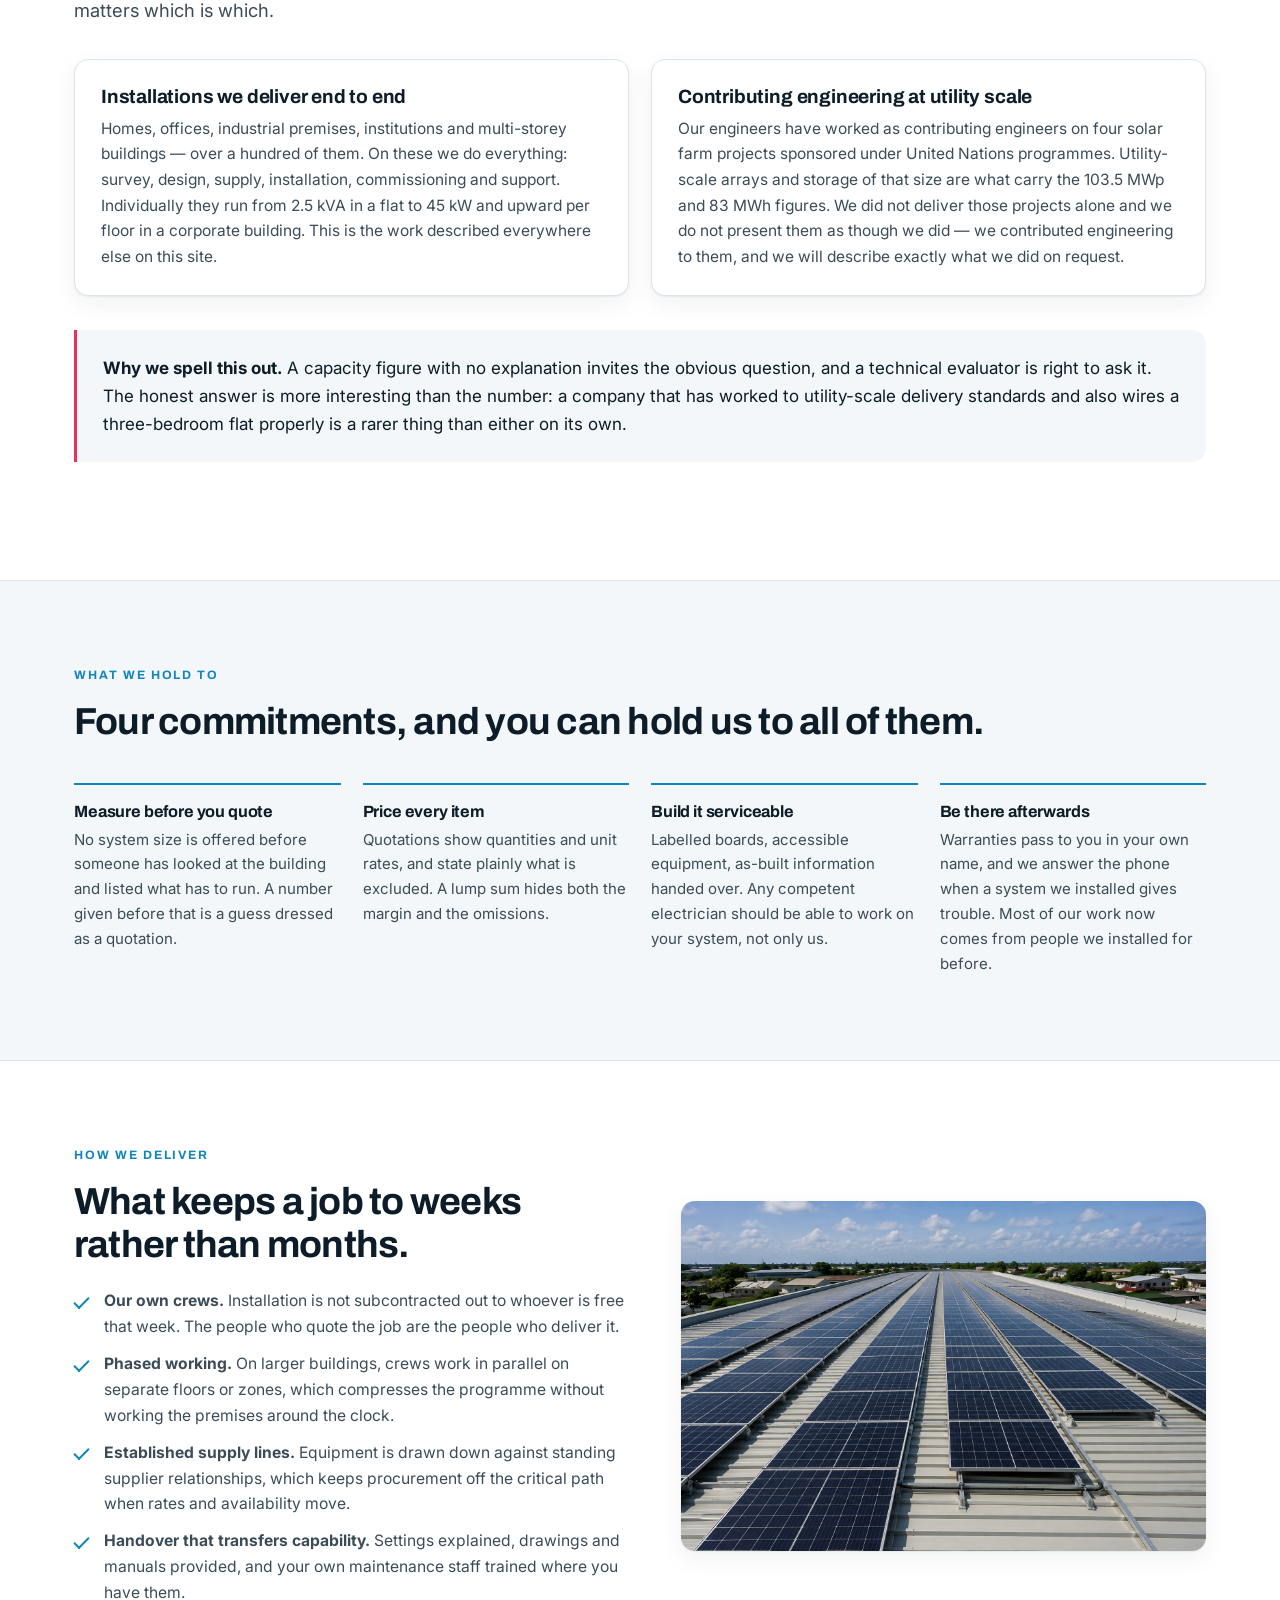
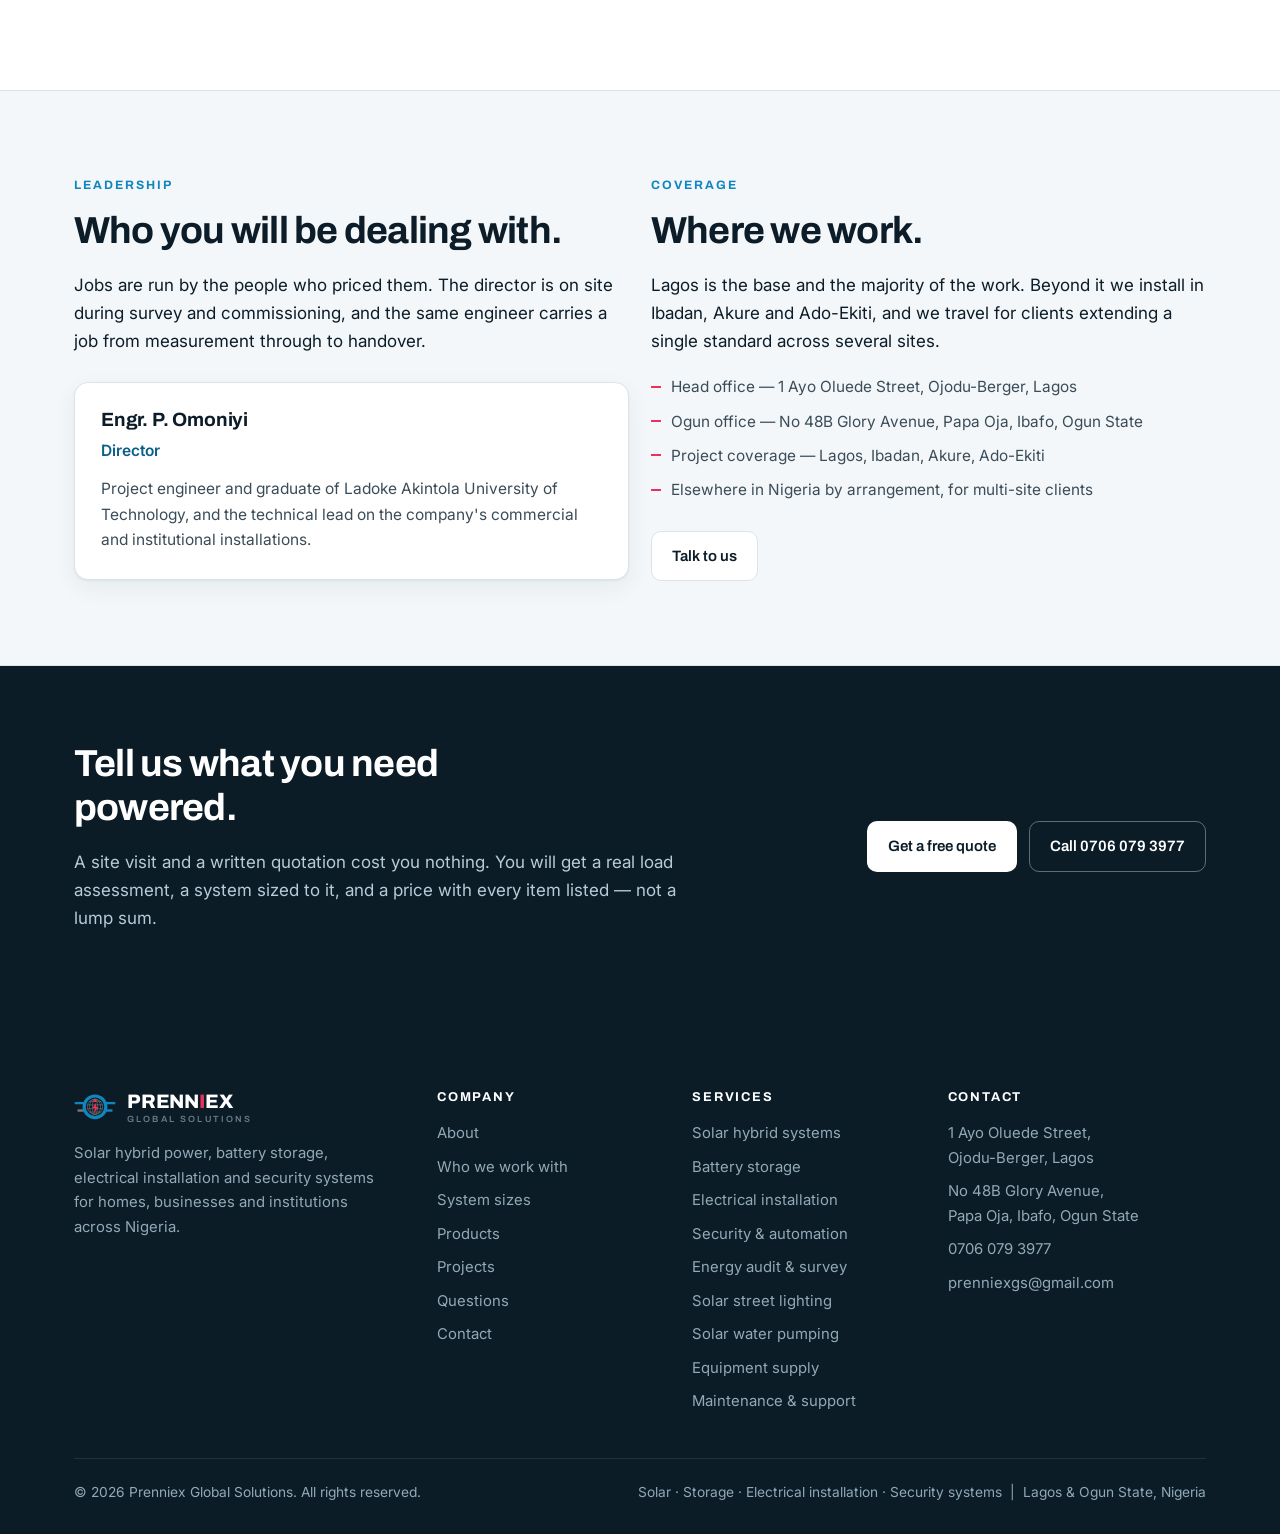
<file: about.html>
<!DOCTYPE html>
<html lang="en">
<head>
<meta charset="utf-8">
<meta name="viewport" content="width=device-width, initial-scale=1">
<title>About — Prenniex Global Solutions</title>
<meta name="description" content="Prenniex Global Solutions is a Nigerian solar and electrical engineering contractor working across Lagos, Ibadan, Akure and Ado-Ekiti.">
<meta property="og:title" content="About — Prenniex Global Solutions">
<meta property="og:description" content="Prenniex Global Solutions is a Nigerian solar and electrical engineering contractor working across Lagos, Ibadan, Akure and Ado-Ekiti.">
<meta property="og:type" content="website">
<meta property="og:site_name" content="Prenniex Global Solutions">
<link rel="icon" href="assets/favicon.svg" type="image/svg+xml">
<link rel="preconnect" href="https://fonts.googleapis.com">
<link rel="preconnect" href="https://fonts.gstatic.com" crossorigin>
<link href="https://fonts.googleapis.com/css2?family=Archivo:wght@600;700;800&family=Inter:wght@400;500;600&display=swap" rel="stylesheet">
<link rel="stylesheet" href="assets/styles.css">
</head>
<body>
<header class="site-header">
  <div class="header-inner">
    <a class="brand" href="index.html">
      <svg aria-hidden="true" focusable="false" xmlns="http://www.w3.org/2000/svg" viewBox="0 0 120 100">
  <g fill="none">
    <rect x="2" y="34" width="30" height="7" rx="1.5" fill="#1185BE"/>
    <rect x="10" y="55" width="22" height="7" rx="1.5" fill="#727377"/>
    <rect x="88" y="34" width="30" height="7" rx="1.5" fill="#1185BE"/>
    <rect x="88" y="55" width="22" height="7" rx="1.5" fill="#1185BE"/>
    <circle cx="60" cy="48" r="31" stroke="#1185BE" stroke-width="9"/>
  </g>
  <g stroke="#727377" stroke-width="1.8" fill="none">
    <circle cx="60" cy="48" r="22"/>
    <ellipse cx="60" cy="48" rx="7.5" ry="22"/>
    <ellipse cx="60" cy="48" rx="16" ry="22"/>
    <path d="M38.6 42.5h42.8M38.6 53.5h42.8M43 33h34M43 63h34"/>
  </g>
  <circle cx="60" cy="30.5" r="4.2" fill="#E6335B"/>
  <path d="M63.5 35.5 52.5 51.5h7.2L56 68.5 70 47.5h-7.4z" fill="#E6335B"/>
</svg>
      <span class="brand-text">
        <span class="brand-name">PRENN<span class="i">I</span>EX</span>
        <span class="brand-sub">GLOBAL SOLUTIONS</span>
      </span>
    </a>
    <button class="menu-toggle" aria-expanded="false" aria-controls="primary-nav">Menu</button>
    <nav class="nav" id="primary-nav">
      <a href="index.html">Home</a>
      <a href="services.html">Services</a>
      <a href="sectors.html">Sectors</a>
      <a href="systems.html">Systems</a>
      <a href="products.html">Products</a>
      <a href="projects.html">Projects</a>
      <a href="about.html" aria-current="page">About</a>
      <a href="contact.html">Contact</a>
      <a class="btn btn--primary" href="contact.html">Get a free quote</a>
    </nav>
  </div>
</header>

<section class="pagehead">
  <div class="wrap">
    <p class="eyebrow">About</p>
    <h1>Fifteen years of keeping the lights on.</h1>
    <p class="lede">Prenniex Global Solutions is a Nigerian power engineering company. We design, supply, install and maintain solar and inverter systems, and we do the electrical work that carries them.</p>
  </div>
</section>

<section class="stats">
  <div class="stats-grid">
    <div class="stat"><b>15 yrs</b><span>In solar and power engineering</span></div>
    <div class="stat"><b>100+</b><span>Installations completed</span></div>
    <div class="stat"><b>103.5 MWp</b><span>Solar capacity delivered</span></div>
    <div class="stat"><b>83 MWh</b><span>Storage capacity delivered</span></div>
  </div>
  <p class="stats-note">Capacity delivered includes four UN-sponsored solar farm projects on which our engineers worked as contributing engineers. <a href="about.html#utility">How to read these figures</a>.</p>
</section>


<section class="section">
  <div class="wrap split">
    <div>
      <p class="eyebrow">Who we are</p>
      <h2>An engineering contractor, not a distributor with a van.</h2>
      <p>We started in electrical installation and moved into solar as the economics changed, which is the reverse of how most solar companies in this market began. It shows in the work: the boards, the protection and the switching get the same attention as the panels, because we were doing that part first.</p>
      <p>The company works across the range — a 2.5 kVA system in a flat, a plant room full of paralleled inverters, an array across a factory roof, a multi-storey building installed floor by floor. What does not change between them is the method: measure first, size honestly, install so it can be maintained, and stay reachable afterwards.</p>
      <p>We are not tied to one manufacturer. What goes into a job is what suits the load, the space and the budget in front of us, and we will say so when a cheaper component is a false economy — and when it is not.</p>
    </div>
    <div class="split-media"><img src="assets/img/plant-room-wide.jpg" alt="Prenniex plant room installation with parallel inverters and storage"></div>
  </div>
</section>

<section class="section" id="utility">
  <div class="wrap">
    <p class="eyebrow">Utility scale, and how to read our figures</p>
    <h2>Four UN-sponsored solar farms, and a hundred buildings.</h2>
    <p class="lede">Two different kinds of work sit behind the numbers at the top of this page, and it matters which is which.</p>
    <div class="grid grid-2" style="margin-top:34px">
      <div class="card">
        <h3>Installations we deliver end to end</h3>
        <p>Homes, offices, industrial premises, institutions and multi-storey buildings — over a hundred of them. On these we do everything: survey, design, supply, installation, commissioning and support. Individually they run from 2.5 kVA in a flat to 45 kW and upward per floor in a corporate building. This is the work described everywhere else on this site.</p>
      </div>
      <div class="card">
        <h3>Contributing engineering at utility scale</h3>
        <p>Our engineers have worked as contributing engineers on four solar farm projects sponsored under United Nations programmes. Utility-scale arrays and storage of that size are what carry the 103.5 MWp and 83 MWh figures. We did not deliver those projects alone and we do not present them as though we did — we contributed engineering to them, and we will describe exactly what we did on request.</p>
      </div>
    </div>
    <div class="callout">
      <p><strong>Why we spell this out.</strong> A capacity figure with no explanation invites the obvious question, and a technical evaluator is right to ask it. The honest answer is more interesting than the number: a company that has worked to utility-scale delivery standards and also wires a three-bedroom flat properly is a rarer thing than either on its own.</p>
    </div>
  </div>
</section>

<section class="section section--surface">
  <div class="wrap">
    <p class="eyebrow">What we hold to</p>
    <h2>Four commitments, and you can hold us to all of them.</h2>
    <div class="grid grid-4" style="margin-top:40px">
      <div class="value">
        <h3>Measure before you quote</h3>
        <p>No system size is offered before someone has looked at the building and listed what has to run. A number given before that is a guess dressed as a quotation.</p>
      </div>
      <div class="value">
        <h3>Price every item</h3>
        <p>Quotations show quantities and unit rates, and state plainly what is excluded. A lump sum hides both the margin and the omissions.</p>
      </div>
      <div class="value">
        <h3>Build it serviceable</h3>
        <p>Labelled boards, accessible equipment, as-built information handed over. Any competent electrician should be able to work on your system, not only us.</p>
      </div>
      <div class="value">
        <h3>Be there afterwards</h3>
        <p>Warranties pass to you in your own name, and we answer the phone when a system we installed gives trouble. Most of our work now comes from people we installed for before.</p>
      </div>
    </div>
  </div>
</section>

<section class="section">
  <div class="wrap split split--rev">
    <div class="split-media"><img src="assets/img/roof-array-longspan.jpg" alt="Array installation across a pitched long-span roof"></div>
    <div>
      <p class="eyebrow">How we deliver</p>
      <h2>What keeps a job to weeks rather than months.</h2>
      <ul class="ticks">
        <li><strong>Our own crews.</strong> Installation is not subcontracted out to whoever is free that week. The people who quote the job are the people who deliver it.</li>
        <li><strong>Phased working.</strong> On larger buildings, crews work in parallel on separate floors or zones, which compresses the programme without working the premises around the clock.</li>
        <li><strong>Established supply lines.</strong> Equipment is drawn down against standing supplier relationships, which keeps procurement off the critical path when rates and availability move.</li>
        <li><strong>Handover that transfers capability.</strong> Settings explained, drawings and manuals provided, and your own maintenance staff trained where you have them.</li>
      </ul>
    </div>
  </div>
</section>

<section class="section section--surface">
  <div class="wrap">
    <div class="grid grid-2">
      <div>
        <p class="eyebrow">Leadership</p>
        <h2>Who you will be dealing with.</h2>
        <p>Jobs are run by the people who priced them. The director is on site during survey and commissioning, and the same engineer carries a job from measurement through to handover.</p>
        <div class="card" style="margin-top:26px">
          <h3>Engr. P. Omoniyi</h3>
          <p style="color:var(--link); font-weight:600; margin:.2em 0 .8em">Director</p>
          <p>Project engineer and graduate of Ladoke Akintola University of Technology, and the technical lead on the company's commercial and institutional installations.</p>
        </div>
      </div>
      <div>
        <p class="eyebrow">Coverage</p>
        <h2>Where we work.</h2>
        <p>Lagos is the base and the majority of the work. Beyond it we install in Ibadan, Akure and Ado-Ekiti, and we travel for clients extending a single standard across several sites.</p>
        <ul class="dash">
          <li>Head office — 1 Ayo Oluede Street, Ojodu-Berger, Lagos</li>
          <li>Ogun office — No 48B Glory Avenue, Papa Oja, Ibafo, Ogun State</li>
          <li>Project coverage — Lagos, Ibadan, Akure, Ado-Ekiti</li>
          <li>Elsewhere in Nigeria by arrangement, for multi-site clients</li>
        </ul>
        <div class="btn-row"><a class="btn btn--ghost" href="contact.html">Talk to us</a></div>
      </div>
    </div>
  </div>
</section>

<section class="cta">
  <div class="wrap cta-inner">
    <div>
      <h2>Tell us what you need powered.</h2>
      <p>A site visit and a written quotation cost you nothing. You will get a real load assessment, a system sized to it, and a price with every item listed — not a lump sum.</p>
    </div>
    <div class="btn-row" style="margin:0">
      <a class="btn btn--light" href="contact.html">Get a free quote</a>
      <a class="btn btn--outline-light" href="tel:+2347060793977">Call 0706 079 3977</a>
    </div>
  </div>
</section>

<footer class="site-footer">
  <div class="wrap">
    <div class="footer-grid">
      <div class="footer-brand">
        <a class="brand" href="index.html" style="color:#fff">
          <svg aria-hidden="true" focusable="false" xmlns="http://www.w3.org/2000/svg" viewBox="0 0 120 100">
  <g fill="none">
    <rect x="2" y="34" width="30" height="7" rx="1.5" fill="#1185BE"/>
    <rect x="10" y="55" width="22" height="7" rx="1.5" fill="#727377"/>
    <rect x="88" y="34" width="30" height="7" rx="1.5" fill="#1185BE"/>
    <rect x="88" y="55" width="22" height="7" rx="1.5" fill="#1185BE"/>
    <circle cx="60" cy="48" r="31" stroke="#1185BE" stroke-width="9"/>
  </g>
  <g stroke="#727377" stroke-width="1.8" fill="none">
    <circle cx="60" cy="48" r="22"/>
    <ellipse cx="60" cy="48" rx="7.5" ry="22"/>
    <ellipse cx="60" cy="48" rx="16" ry="22"/>
    <path d="M38.6 42.5h42.8M38.6 53.5h42.8M43 33h34M43 63h34"/>
  </g>
  <circle cx="60" cy="30.5" r="4.2" fill="#E6335B"/>
  <path d="M63.5 35.5 52.5 51.5h7.2L56 68.5 70 47.5h-7.4z" fill="#E6335B"/>
</svg>
          <span class="brand-text">
            <span class="brand-name">PRENN<span class="i">I</span>EX</span>
            <span class="brand-sub">GLOBAL SOLUTIONS</span>
          </span>
        </a>
        <p>Solar hybrid power, battery storage, electrical installation and security systems for homes, businesses and institutions across Nigeria.</p>
      </div>
      <div>
        <h4>Company</h4>
        <ul>
          <li><a href="about.html">About</a></li>
          <li><a href="sectors.html">Who we work with</a></li>
          <li><a href="systems.html">System sizes</a></li>
          <li><a href="products.html">Products</a></li>
          <li><a href="projects.html">Projects</a></li>
          <li><a href="faq.html">Questions</a></li>
          <li><a href="contact.html">Contact</a></li>
        </ul>
      </div>
      <div>
        <h4>Services</h4>
        <ul>
          <li><a href="services.html#hybrid">Solar hybrid systems</a></li>
          <li><a href="services.html#storage">Battery storage</a></li>
          <li><a href="services.html#electrical">Electrical installation</a></li>
          <li><a href="services.html#security">Security &amp; automation</a></li>
          <li><a href="services.html#audit">Energy audit &amp; survey</a></li>
          <li><a href="services.html#lighting">Solar street lighting</a></li>
          <li><a href="services.html#pumping">Solar water pumping</a></li>
          <li><a href="services.html#supply">Equipment supply</a></li>
          <li><a href="services.html#maintenance">Maintenance &amp; support</a></li>
        </ul>
      </div>
      <div>
        <h4>Contact</h4>
        <ul>
          <li>1 Ayo Oluede Street,<br>Ojodu-Berger, Lagos</li>
          <li>No 48B Glory Avenue,<br>Papa Oja, Ibafo, Ogun State</li>
          <li><a href="tel:+2347060793977">0706 079 3977</a></li>
          <li><a href="mailto:prenniexgs@gmail.com">prenniexgs@gmail.com</a></li>
        </ul>
      </div>
    </div>
    <div class="footer-bottom">
      <span>&copy; 2026 Prenniex Global Solutions. All rights reserved.</span>
      <span class="parent-note">Solar · Storage · Electrical installation · Security systems &nbsp;|&nbsp; Lagos &amp; Ogun State, Nigeria</span>
    </div>
  </div>
</footer>
<script>
(function(){
  var t=document.querySelector('.menu-toggle'), n=document.getElementById('primary-nav');
  if(!t||!n) return;
  t.addEventListener('click', function(){
    var open=n.classList.toggle('open');
    t.setAttribute('aria-expanded', open?'true':'false');
  });
  n.addEventListener('click', function(e){ if(e.target.tagName==='A') n.classList.remove('open'); });
})();
</script>
</body>
</html>
</file>
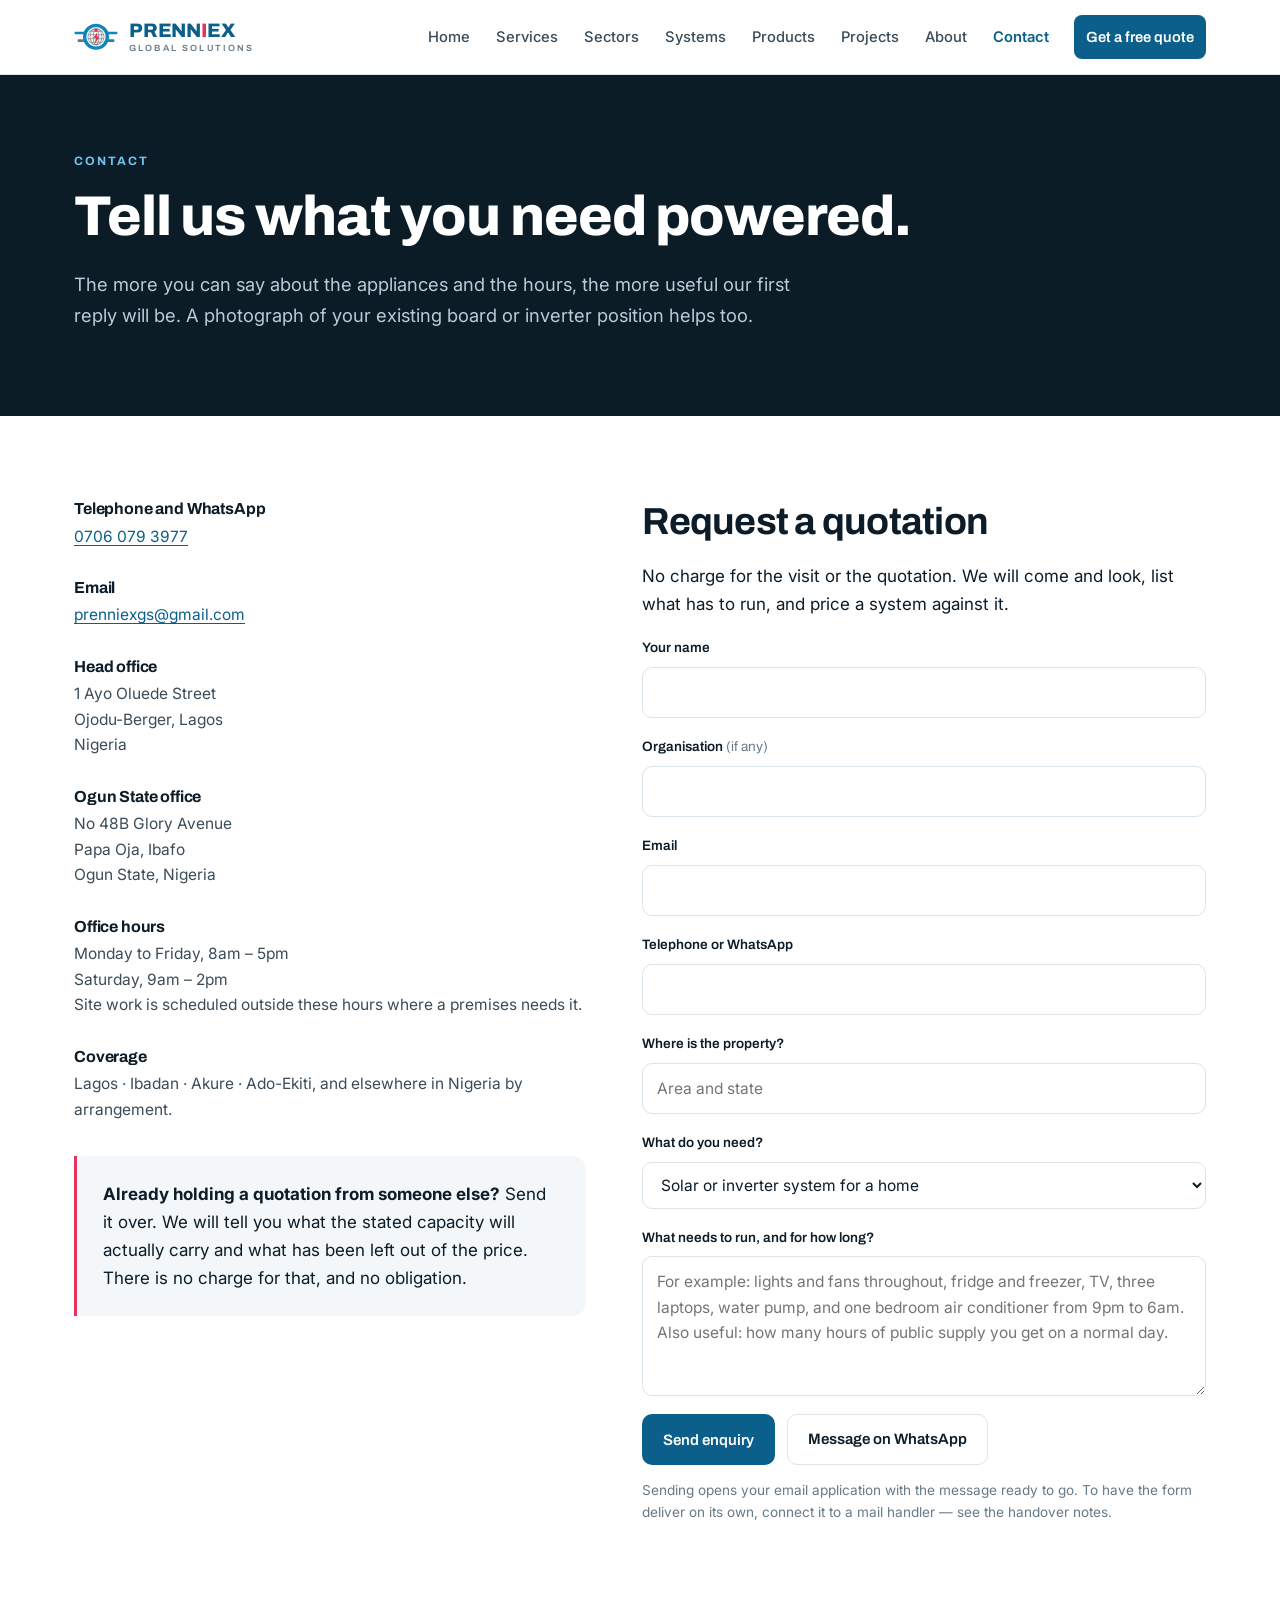
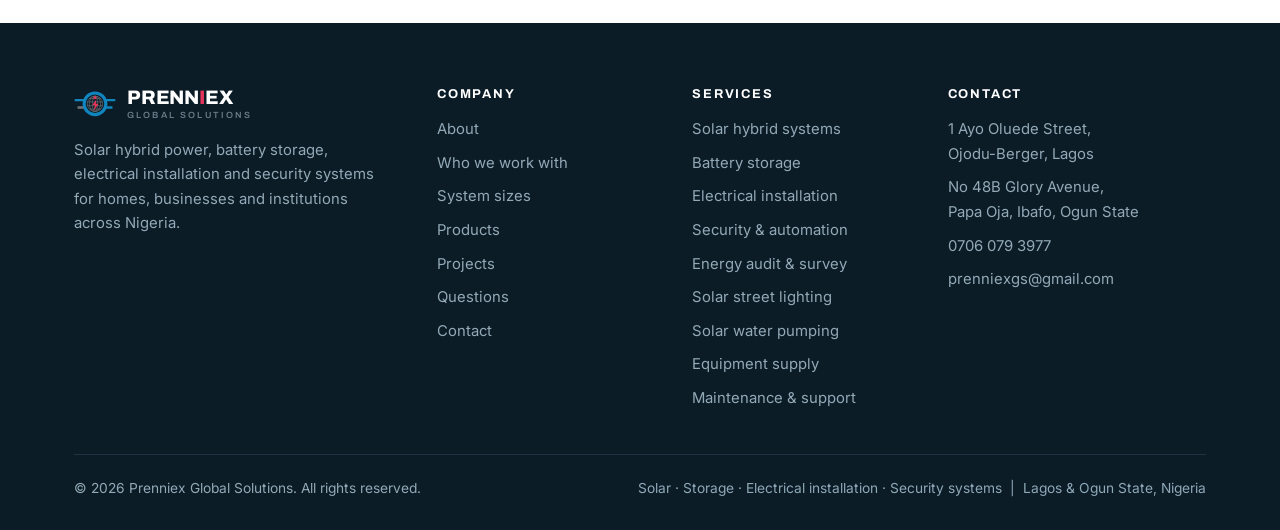
<file: contact.html>
<!DOCTYPE html>
<html lang="en">
<head>
<meta charset="utf-8">
<meta name="viewport" content="width=device-width, initial-scale=1">
<title>Contact — Prenniex Global Solutions</title>
<meta name="description" content="Contact Prenniex Global Solutions in Lagos and Ogun State for a free site visit and quotation on solar, inverter, battery storage, electrical and security installations.">
<meta property="og:title" content="Contact — Prenniex Global Solutions">
<meta property="og:description" content="Contact Prenniex Global Solutions in Lagos and Ogun State for a free site visit and quotation on solar, inverter, battery storage, electrical and security installations.">
<meta property="og:type" content="website">
<meta property="og:site_name" content="Prenniex Global Solutions">
<link rel="icon" href="assets/favicon.svg" type="image/svg+xml">
<link rel="preconnect" href="https://fonts.googleapis.com">
<link rel="preconnect" href="https://fonts.gstatic.com" crossorigin>
<link href="https://fonts.googleapis.com/css2?family=Archivo:wght@600;700;800&family=Inter:wght@400;500;600&display=swap" rel="stylesheet">
<link rel="stylesheet" href="assets/styles.css">
</head>
<body>
<header class="site-header">
  <div class="header-inner">
    <a class="brand" href="index.html">
      <svg aria-hidden="true" focusable="false" xmlns="http://www.w3.org/2000/svg" viewBox="0 0 120 100">
  <g fill="none">
    <rect x="2" y="34" width="30" height="7" rx="1.5" fill="#1185BE"/>
    <rect x="10" y="55" width="22" height="7" rx="1.5" fill="#727377"/>
    <rect x="88" y="34" width="30" height="7" rx="1.5" fill="#1185BE"/>
    <rect x="88" y="55" width="22" height="7" rx="1.5" fill="#1185BE"/>
    <circle cx="60" cy="48" r="31" stroke="#1185BE" stroke-width="9"/>
  </g>
  <g stroke="#727377" stroke-width="1.8" fill="none">
    <circle cx="60" cy="48" r="22"/>
    <ellipse cx="60" cy="48" rx="7.5" ry="22"/>
    <ellipse cx="60" cy="48" rx="16" ry="22"/>
    <path d="M38.6 42.5h42.8M38.6 53.5h42.8M43 33h34M43 63h34"/>
  </g>
  <circle cx="60" cy="30.5" r="4.2" fill="#E6335B"/>
  <path d="M63.5 35.5 52.5 51.5h7.2L56 68.5 70 47.5h-7.4z" fill="#E6335B"/>
</svg>
      <span class="brand-text">
        <span class="brand-name">PRENN<span class="i">I</span>EX</span>
        <span class="brand-sub">GLOBAL SOLUTIONS</span>
      </span>
    </a>
    <button class="menu-toggle" aria-expanded="false" aria-controls="primary-nav">Menu</button>
    <nav class="nav" id="primary-nav">
      <a href="index.html">Home</a>
      <a href="services.html">Services</a>
      <a href="sectors.html">Sectors</a>
      <a href="systems.html">Systems</a>
      <a href="products.html">Products</a>
      <a href="projects.html">Projects</a>
      <a href="about.html">About</a>
      <a href="contact.html" aria-current="page">Contact</a>
      <a class="btn btn--primary" href="contact.html">Get a free quote</a>
    </nav>
  </div>
</header>

<section class="pagehead">
  <div class="wrap">
    <p class="eyebrow">Contact</p>
    <h1>Tell us what you need powered.</h1>
    <p class="lede">The more you can say about the appliances and the hours, the more useful our first reply will be. A photograph of your existing board or inverter position helps too.</p>
  </div>
</section>

<section class="section">
  <div class="wrap contact-grid">
    <div>
      <div class="contact-block">
        <h3>Telephone and WhatsApp</h3>
        <p><a href="tel:+2347060793977">0706 079 3977</a></p>
      </div>
      <div class="contact-block">
        <h3>Email</h3>
        <p><a href="mailto:prenniexgs@gmail.com">prenniexgs@gmail.com</a></p>
      </div>
      <div class="contact-block">
        <h3>Head office</h3>
        <p>1 Ayo Oluede Street<br>Ojodu-Berger, Lagos<br>Nigeria</p>
      </div>
      <div class="contact-block">
        <h3>Ogun State office</h3>
        <p>No 48B Glory Avenue<br>Papa Oja, Ibafo<br>Ogun State, Nigeria</p>
      </div>
      <div class="contact-block">
        <h3>Office hours</h3>
        <p>Monday to Friday, 8am – 5pm<br>Saturday, 9am – 2pm<br>Site work is scheduled outside these hours where a premises needs it.</p>
      </div>
      <div class="contact-block">
        <h3>Coverage</h3>
        <p>Lagos · Ibadan · Akure · Ado-Ekiti, and elsewhere in Nigeria by arrangement.</p>
      </div>
      <div class="callout">
        <p><strong>Already holding a quotation from someone else?</strong> Send it over. We will tell you what the stated capacity will actually carry and what has been left out of the price. There is no charge for that, and no obligation.</p>
      </div>
    </div>

    <div>
      <h2>Request a quotation</h2>
      <p>No charge for the visit or the quotation. We will come and look, list what has to run, and price a system against it.</p>

      <form id="enquiry" novalidate>
        <div class="field">
          <label for="name">Your name</label>
          <input id="name" name="name" type="text" autocomplete="name" required>
        </div>
        <div class="field">
          <label for="org">Organisation <span style="color:var(--muted);font-weight:400">(if any)</span></label>
          <input id="org" name="org" type="text" autocomplete="organization">
        </div>
        <div class="field">
          <label for="email">Email</label>
          <input id="email" name="email" type="email" autocomplete="email" required>
        </div>
        <div class="field">
          <label for="phone">Telephone or WhatsApp</label>
          <input id="phone" name="phone" type="tel" autocomplete="tel">
        </div>
        <div class="field">
          <label for="place">Where is the property?</label>
          <input id="place" name="place" type="text" placeholder="Area and state">
        </div>
        <div class="field">
          <label for="type">What do you need?</label>
          <select id="type" name="type">
            <option>Solar or inverter system for a home</option>
            <option>Solar or inverter system for a business premises</option>
            <option>System for a school, clinic or place of worship</option>
            <option>System for an industrial or multi-storey building</option>
            <option>Battery replacement or lithium retrofit</option>
            <option>Electrical installation or distribution work</option>
            <option>CCTV, access control or gate automation</option>
            <option>Energy audit or site survey only</option>
            <option>Equipment supply only, no installation</option>
            <option>Maintenance or repair of an existing system</option>
            <option>Review of a quotation I already have</option>
            <option>Something else</option>
          </select>
        </div>
        <div class="field">
          <label for="message">What needs to run, and for how long?</label>
          <textarea id="message" name="message" placeholder="For example: lights and fans throughout, fridge and freezer, TV, three laptops, water pump, and one bedroom air conditioner from 9pm to 6am. Also useful: how many hours of public supply you get on a normal day."></textarea>
        </div>
        <div class="btn-row" style="margin-top:6px">
          <button class="btn btn--primary" type="submit">Send enquiry</button>
          <a class="btn btn--ghost" href="https://wa.me/2347060793977">Message on WhatsApp</a>
        </div>
        <p class="form-note" id="formnote">Sending opens your email application with the message ready to go. To have the form deliver on its own, connect it to a mail handler — see the handover notes.</p>
      </form>
    </div>
  </div>
</section>

<script>
(function(){
  var f=document.getElementById('enquiry'); if(!f) return;
  var note=document.getElementById('formnote');
  f.addEventListener('submit', function(e){
    e.preventDefault();
    var v=function(id){ var el=document.getElementById(id); return el?el.value.trim():''; };
    if(!v('name')||!v('email')){ note.textContent='Please add your name and email address before sending.'; return; }
    var body=['Name: '+v('name'),'Organisation: '+v('org'),'Email: '+v('email'),
              'Telephone: '+v('phone'),'Location: '+v('place'),'Enquiry type: '+v('type'),
              '','What needs to run:',v('message')].join('\n');
    window.location.href='mailto:prenniexgs@gmail.com?subject='+
      encodeURIComponent('Website enquiry - '+v('type'))+'&body='+encodeURIComponent(body);
    note.textContent='Your email application should now be open with the message ready to send.';
  });
})();
</script>

<footer class="site-footer">
  <div class="wrap">
    <div class="footer-grid">
      <div class="footer-brand">
        <a class="brand" href="index.html" style="color:#fff">
          <svg aria-hidden="true" focusable="false" xmlns="http://www.w3.org/2000/svg" viewBox="0 0 120 100">
  <g fill="none">
    <rect x="2" y="34" width="30" height="7" rx="1.5" fill="#1185BE"/>
    <rect x="10" y="55" width="22" height="7" rx="1.5" fill="#727377"/>
    <rect x="88" y="34" width="30" height="7" rx="1.5" fill="#1185BE"/>
    <rect x="88" y="55" width="22" height="7" rx="1.5" fill="#1185BE"/>
    <circle cx="60" cy="48" r="31" stroke="#1185BE" stroke-width="9"/>
  </g>
  <g stroke="#727377" stroke-width="1.8" fill="none">
    <circle cx="60" cy="48" r="22"/>
    <ellipse cx="60" cy="48" rx="7.5" ry="22"/>
    <ellipse cx="60" cy="48" rx="16" ry="22"/>
    <path d="M38.6 42.5h42.8M38.6 53.5h42.8M43 33h34M43 63h34"/>
  </g>
  <circle cx="60" cy="30.5" r="4.2" fill="#E6335B"/>
  <path d="M63.5 35.5 52.5 51.5h7.2L56 68.5 70 47.5h-7.4z" fill="#E6335B"/>
</svg>
          <span class="brand-text">
            <span class="brand-name">PRENN<span class="i">I</span>EX</span>
            <span class="brand-sub">GLOBAL SOLUTIONS</span>
          </span>
        </a>
        <p>Solar hybrid power, battery storage, electrical installation and security systems for homes, businesses and institutions across Nigeria.</p>
      </div>
      <div>
        <h4>Company</h4>
        <ul>
          <li><a href="about.html">About</a></li>
          <li><a href="sectors.html">Who we work with</a></li>
          <li><a href="systems.html">System sizes</a></li>
          <li><a href="products.html">Products</a></li>
          <li><a href="projects.html">Projects</a></li>
          <li><a href="faq.html">Questions</a></li>
          <li><a href="contact.html">Contact</a></li>
        </ul>
      </div>
      <div>
        <h4>Services</h4>
        <ul>
          <li><a href="services.html#hybrid">Solar hybrid systems</a></li>
          <li><a href="services.html#storage">Battery storage</a></li>
          <li><a href="services.html#electrical">Electrical installation</a></li>
          <li><a href="services.html#security">Security &amp; automation</a></li>
          <li><a href="services.html#audit">Energy audit &amp; survey</a></li>
          <li><a href="services.html#lighting">Solar street lighting</a></li>
          <li><a href="services.html#pumping">Solar water pumping</a></li>
          <li><a href="services.html#supply">Equipment supply</a></li>
          <li><a href="services.html#maintenance">Maintenance &amp; support</a></li>
        </ul>
      </div>
      <div>
        <h4>Contact</h4>
        <ul>
          <li>1 Ayo Oluede Street,<br>Ojodu-Berger, Lagos</li>
          <li>No 48B Glory Avenue,<br>Papa Oja, Ibafo, Ogun State</li>
          <li><a href="tel:+2347060793977">0706 079 3977</a></li>
          <li><a href="mailto:prenniexgs@gmail.com">prenniexgs@gmail.com</a></li>
        </ul>
      </div>
    </div>
    <div class="footer-bottom">
      <span>&copy; 2026 Prenniex Global Solutions. All rights reserved.</span>
      <span class="parent-note">Solar · Storage · Electrical installation · Security systems &nbsp;|&nbsp; Lagos &amp; Ogun State, Nigeria</span>
    </div>
  </div>
</footer>
<script>
(function(){
  var t=document.querySelector('.menu-toggle'), n=document.getElementById('primary-nav');
  if(!t||!n) return;
  t.addEventListener('click', function(){
    var open=n.classList.toggle('open');
    t.setAttribute('aria-expanded', open?'true':'false');
  });
  n.addEventListener('click', function(e){ if(e.target.tagName==='A') n.classList.remove('open'); });
})();
</script>
</body>
</html>
</file>
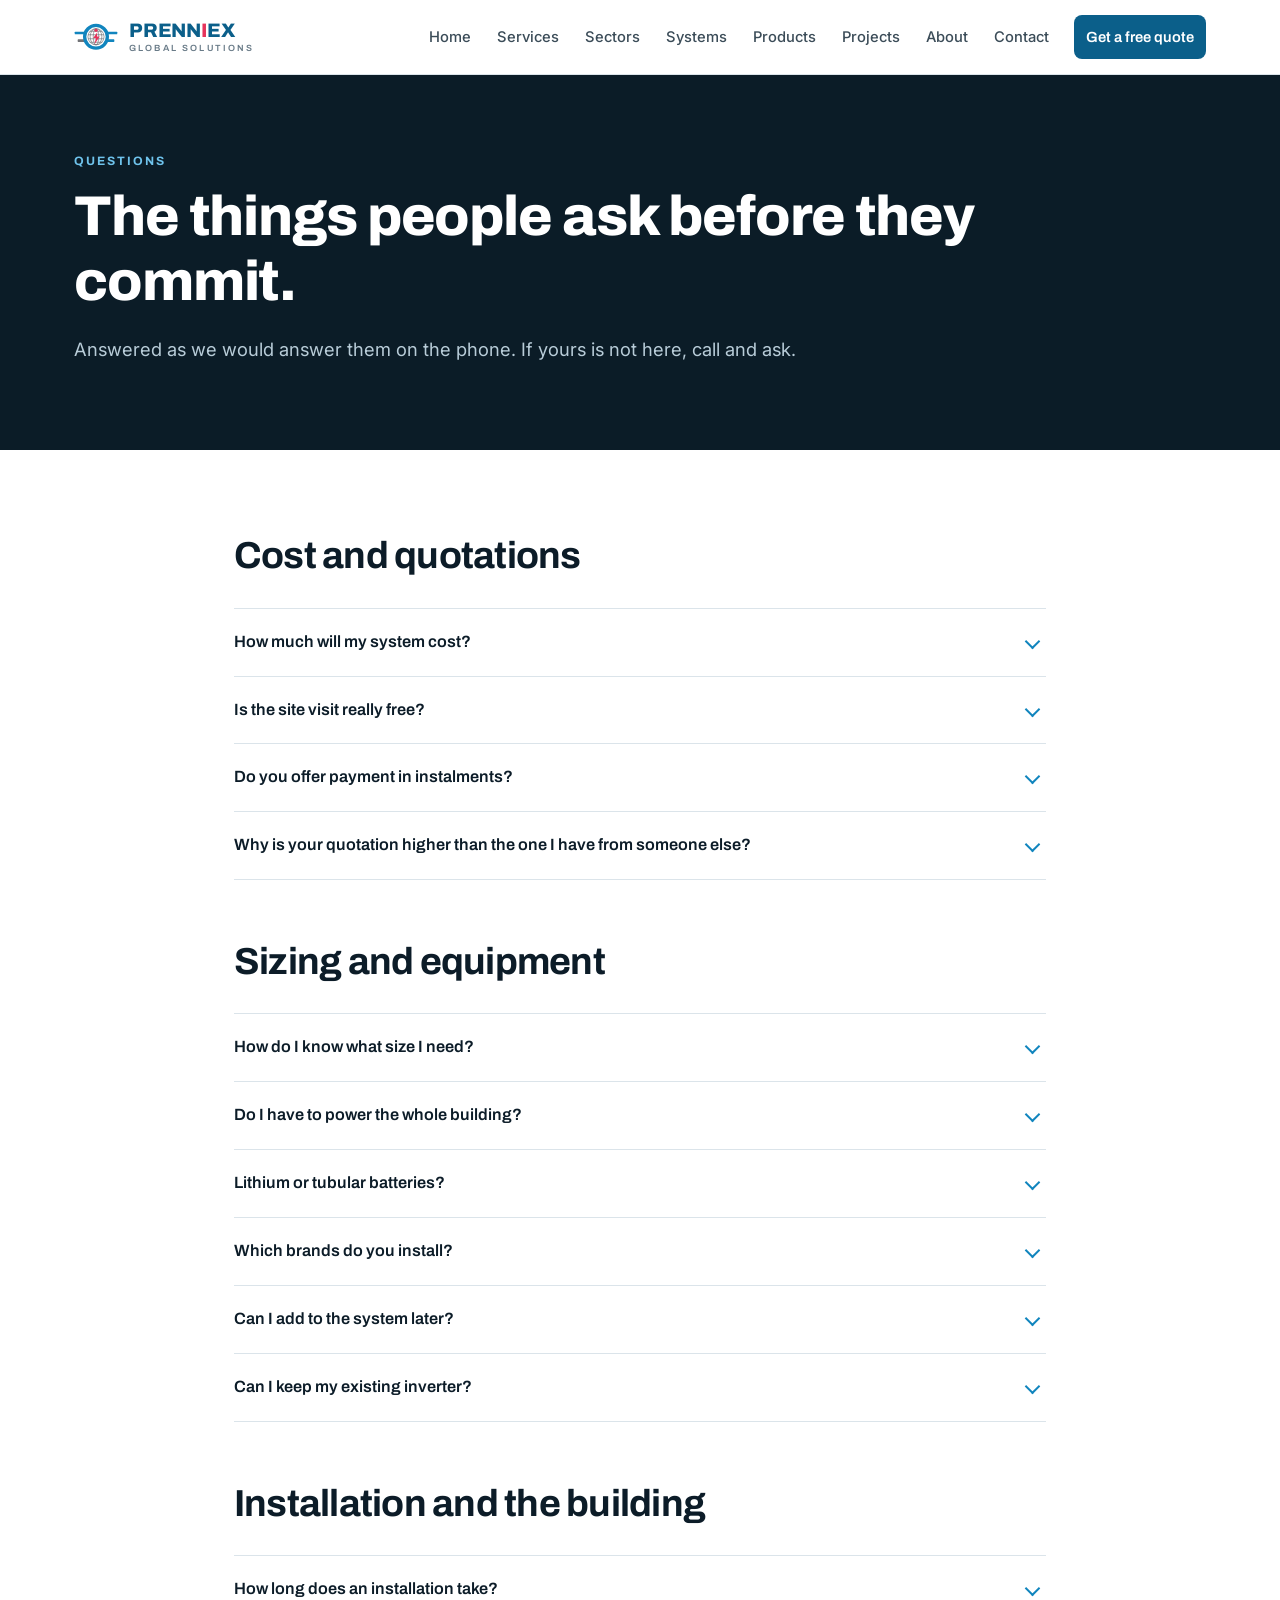
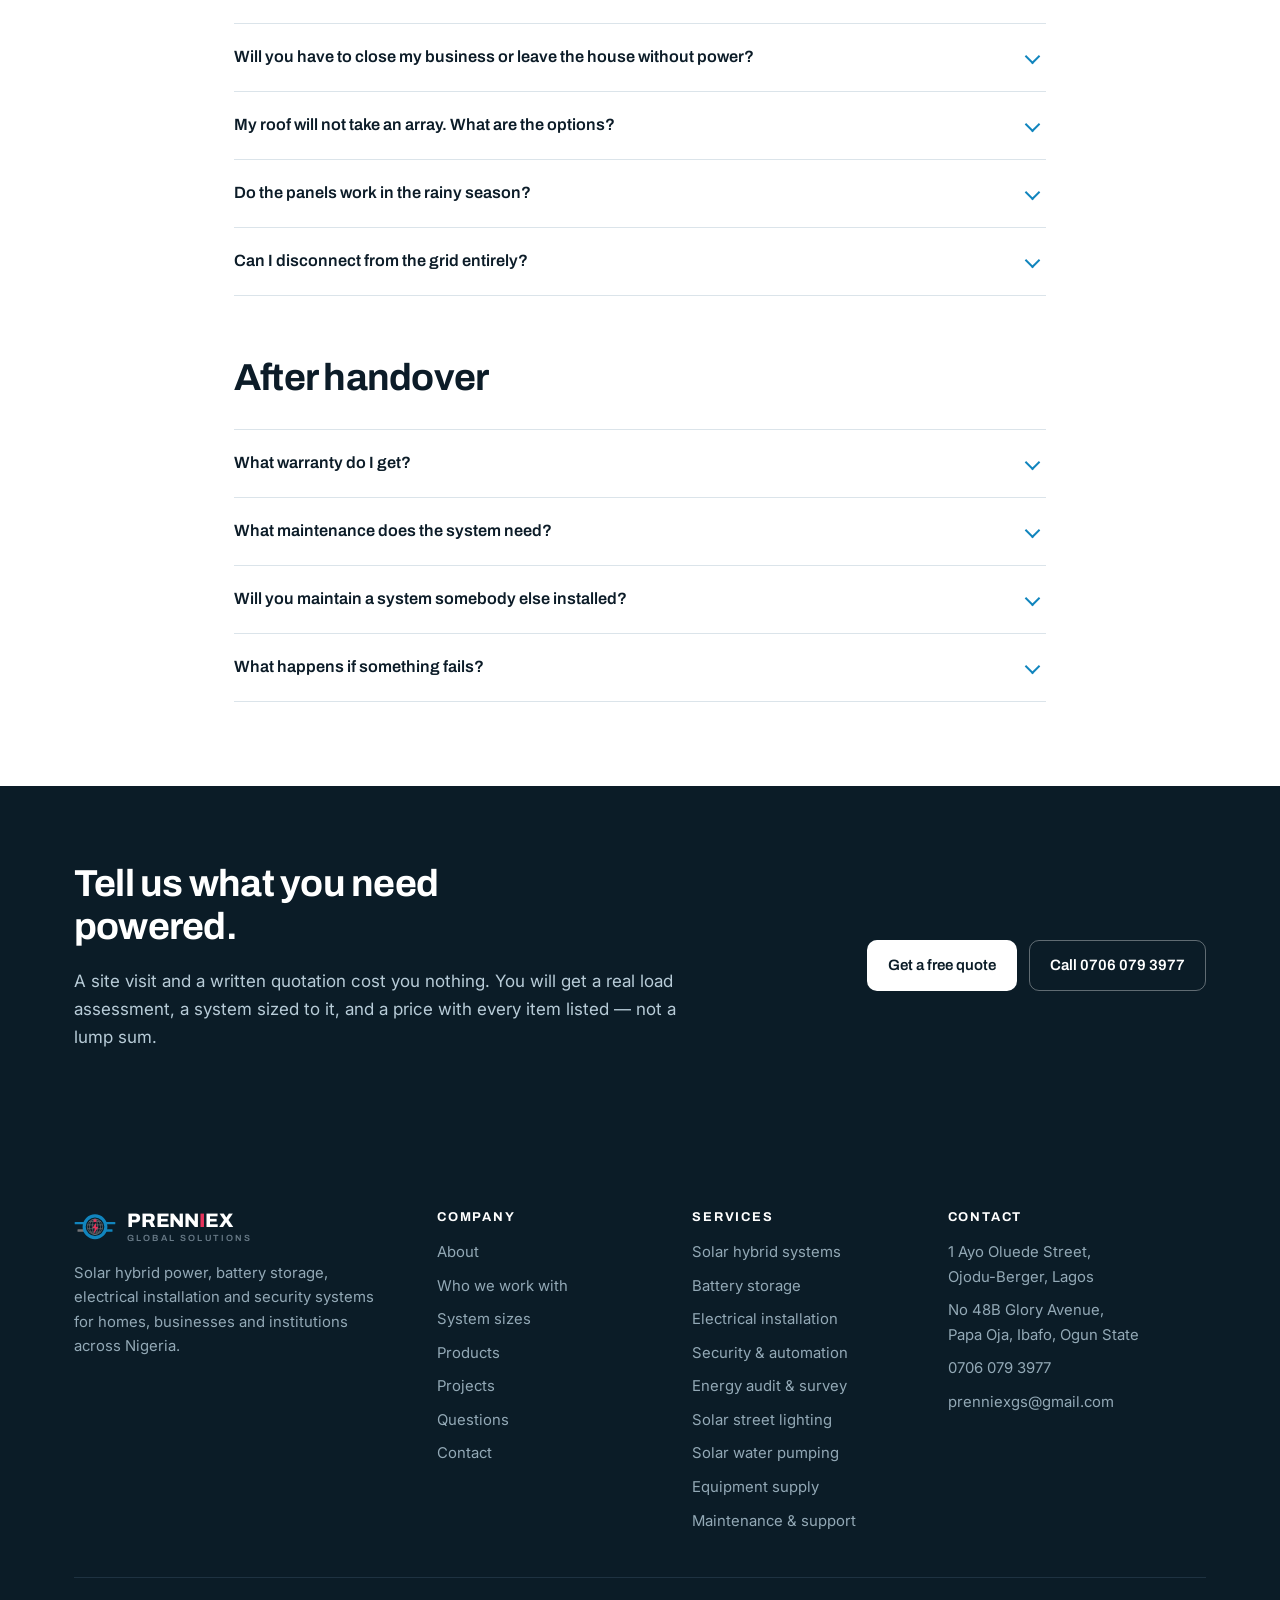
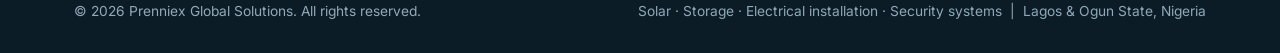
<file: faq.html>
<!DOCTYPE html>
<html lang="en">
<head>
<meta charset="utf-8">
<meta name="viewport" content="width=device-width, initial-scale=1">
<title>Questions — Prenniex Global Solutions</title>
<meta name="description" content="Answers on cost, sizing, batteries, installation, roofs, warranties and maintenance for solar and inverter systems in Nigeria, from Prenniex Global Solutions.">
<meta property="og:title" content="Questions — Prenniex Global Solutions">
<meta property="og:description" content="Answers on cost, sizing, batteries, installation, roofs, warranties and maintenance for solar and inverter systems in Nigeria, from Prenniex Global Solutions.">
<meta property="og:type" content="website">
<meta property="og:site_name" content="Prenniex Global Solutions">
<link rel="icon" href="assets/favicon.svg" type="image/svg+xml">
<link rel="preconnect" href="https://fonts.googleapis.com">
<link rel="preconnect" href="https://fonts.gstatic.com" crossorigin>
<link href="https://fonts.googleapis.com/css2?family=Archivo:wght@600;700;800&family=Inter:wght@400;500;600&display=swap" rel="stylesheet">
<link rel="stylesheet" href="assets/styles.css">
</head>
<body>
<header class="site-header">
  <div class="header-inner">
    <a class="brand" href="index.html">
      <svg aria-hidden="true" focusable="false" xmlns="http://www.w3.org/2000/svg" viewBox="0 0 120 100">
  <g fill="none">
    <rect x="2" y="34" width="30" height="7" rx="1.5" fill="#1185BE"/>
    <rect x="10" y="55" width="22" height="7" rx="1.5" fill="#727377"/>
    <rect x="88" y="34" width="30" height="7" rx="1.5" fill="#1185BE"/>
    <rect x="88" y="55" width="22" height="7" rx="1.5" fill="#1185BE"/>
    <circle cx="60" cy="48" r="31" stroke="#1185BE" stroke-width="9"/>
  </g>
  <g stroke="#727377" stroke-width="1.8" fill="none">
    <circle cx="60" cy="48" r="22"/>
    <ellipse cx="60" cy="48" rx="7.5" ry="22"/>
    <ellipse cx="60" cy="48" rx="16" ry="22"/>
    <path d="M38.6 42.5h42.8M38.6 53.5h42.8M43 33h34M43 63h34"/>
  </g>
  <circle cx="60" cy="30.5" r="4.2" fill="#E6335B"/>
  <path d="M63.5 35.5 52.5 51.5h7.2L56 68.5 70 47.5h-7.4z" fill="#E6335B"/>
</svg>
      <span class="brand-text">
        <span class="brand-name">PRENN<span class="i">I</span>EX</span>
        <span class="brand-sub">GLOBAL SOLUTIONS</span>
      </span>
    </a>
    <button class="menu-toggle" aria-expanded="false" aria-controls="primary-nav">Menu</button>
    <nav class="nav" id="primary-nav">
      <a href="index.html">Home</a>
      <a href="services.html">Services</a>
      <a href="sectors.html">Sectors</a>
      <a href="systems.html">Systems</a>
      <a href="products.html">Products</a>
      <a href="projects.html">Projects</a>
      <a href="about.html">About</a>
      <a href="contact.html">Contact</a>
      <a class="btn btn--primary" href="contact.html">Get a free quote</a>
    </nav>
  </div>
</header>

<section class="pagehead">
  <div class="wrap">
    <p class="eyebrow">Questions</p>
    <h1>The things people ask before they commit.</h1>
    <p class="lede">Answered as we would answer them on the phone. If yours is not here, call and ask.</p>
  </div>
</section>

<section class="section">
  <div class="wrap" style="max-width:860px">

    <h2>Cost and quotations</h2>
    <div class="faq">
      <details><summary>How much will my system cost?</summary><div class="answer"><p>It depends on what has to run and for how long. A flat needing lights, fans, a TV and a fridge is a different order of expense from a duplex running two air conditioners overnight. Equipment prices also move with the exchange rate, which is why we do not publish a price list that would be wrong within weeks.</p><p>Tell us the appliances and the hours you need covered and we will give you a written quotation with every item, quantity and rate shown, held for a stated validity period.</p></div></details>
      <details><summary>Is the site visit really free?</summary><div class="answer"><p>Yes, for homes and small premises — a visit, an appliance schedule, a look at your existing board and roof, and a recommended size. On larger buildings a full logged energy audit takes a working week and is charged, but that cost is credited in full against the contract if you go on to install with us.</p></div></details>
      <details><summary>Do you offer payment in instalments?</summary><div class="answer"><p>On larger installations we can arrange a facility against the system and structure repayment monthly. Terms are set by the lender's own credit process and the facility can be placed with a lender of your choosing. We are not a finance company and we will not pretend the arithmetic is better than it is — we will show you the total cost of the money alongside the cost of the system.</p></div></details>
      <details><summary>Why is your quotation higher than the one I have from someone else?</summary><div class="answer"><p>Usually because of what is in it. The commonest differences are protection devices and boards, cable sizing, load separation, and whether the battery capacity quoted is the rated figure or the usable figure. Send us the other quotation and we will tell you specifically what is different — including when the other one is genuinely the better buy.</p></div></details>
    </div>

    <h2 style="margin-top:60px">Sizing and equipment</h2>
    <div class="faq">
      <details><summary>How do I know what size I need?</summary><div class="answer"><p>By listing what must run, its wattage, and how many hours a day you need it. That gives the energy in kilowatt-hours, which sizes the battery; the largest things running at once size the inverter; and the battery plus the sunshine you get sizes the array. We do this properly during the site visit rather than guessing from the size of the house.</p></div></details>
      <details><summary>Do I have to power the whole building?</summary><div class="answer"><p>No, and usually you should not. Separating essential circuits from heavy loads such as air conditioning, water heaters and cookers gives you far more backup hours for the same money. That separation is part of our installation, not an extra.</p></div></details>
      <details><summary>Lithium or tubular batteries?</summary><div class="answer"><p>Lithium costs more to buy, gives you most of its rated capacity rather than about half, needs no maintenance and lasts roughly three times as long. Over ten years it is usually the cheaper option. Tubular still makes sense on a small system or a tight budget. We quote both where it is a real choice.</p></div></details>
      <details><summary>Which brands do you install?</summary><div class="answer"><p>We are not tied to a single manufacturer. We work with equipment that can be serviced and replaced in Nigeria — including Felicity Solar, LVTopsun, Cworth, Bestcom and Solarmac — and we will quote a brand you prefer if you have one. What matters more than the badge is that the specification is honest and the protection around it is right.</p></div></details>
      <details><summary>Can I add to the system later?</summary><div class="answer"><p>Yes, if it is designed for it from the start. Tell us at the survey what you expect to add — more air conditioning, a borehole, a new wing — and we will leave the inverter capacity, board space and cable routes to take it. Retrofitting expansion into a system that was sized exactly is always more expensive.</p></div></details>
      <details><summary>Can I keep my existing inverter?</summary><div class="answer"><p>Often, yes. If the inverter is sound and only the batteries have failed, a lithium retrofit onto the existing unit is usually the best value upgrade available. We will tell you honestly if the inverter is not worth keeping.</p></div></details>
    </div>

    <h2 style="margin-top:60px">Installation and the building</h2>
    <div class="faq">
      <details><summary>How long does an installation take?</summary><div class="answer"><p>A domestic system is typically two to four days from delivery to commissioning. A commercial installation depends on the distribution work involved. On multi-floor buildings we work floor by floor with more than one crew, and the building stays occupied throughout.</p></div></details>
      <details><summary>Will you have to close my business or leave the house without power?</summary><div class="answer"><p>There are short interruptions when the boards are cut over — usually an hour or two, scheduled with you. Everything else is done live alongside the existing supply. On trading premises we do the disruptive work outside business hours where that is what it takes.</p></div></details>
      <details><summary>My roof will not take an array. What are the options?</summary><div class="answer"><p>Ground-mount on available land, a car park canopy, or a façade installation. Roof area — not budget — is the commonest constraint we meet, and structural capacity has to be verified before anything is committed to a roof. We settle this before ordering, not after.</p></div></details>
      <details><summary>Do the panels work in the rainy season?</summary><div class="answer"><p>They generate at reduced output in diffuse light rather than stopping. A hybrid system covers the shortfall by charging from public supply or a generator, so the battery stays ready. Rain also washes dust off the array, which helps output when the sun returns.</p></div></details>
      <details><summary>Can I disconnect from the grid entirely?</summary><div class="answer"><p>Technically yes, and occasionally it is the right answer where there is no supply at all. For most buildings it is not: sizing for the worst week of the year without any other source means buying far more array and battery than the other fifty-one weeks need. A hybrid system that uses whatever supply exists is almost always the better economics.</p></div></details>
    </div>

    <h2 style="margin-top:60px">After handover</h2>
    <div class="faq">
      <details><summary>What warranty do I get?</summary><div class="answer"><p>Manufacturer warranties on the equipment, registered in your name and passed to you at handover, plus our own warranty on the installation workmanship. We do not stand between you and the manufacturer on a claim.</p></div></details>
      <details><summary>What maintenance does the system need?</summary><div class="answer"><p>Array cleaning, connection and torque checks, battery health testing and a settings review. How often depends on the site — a dusty industrial roof needs attention several times a year, a domestic array much less. We will tell you what yours needs and you can do it yourself, use your own people, or put it on a schedule with us.</p></div></details>
      <details><summary>Will you maintain a system somebody else installed?</summary><div class="answer"><p>Yes. We will inspect it first and tell you what we find, including anything unsafe. We will not take on a maintenance schedule for an installation we consider dangerous until the dangerous part is corrected.</p></div></details>
      <details><summary>What happens if something fails?</summary><div class="answer"><p>Call us. For our own installations we attend, diagnose, and handle the warranty claim with the manufacturer on your behalf where the part is covered. Where it is not, you get a price before we do the work.</p></div></details>
    </div>

  </div>
</section>

<section class="cta">
  <div class="wrap cta-inner">
    <div>
      <h2>Tell us what you need powered.</h2>
      <p>A site visit and a written quotation cost you nothing. You will get a real load assessment, a system sized to it, and a price with every item listed — not a lump sum.</p>
    </div>
    <div class="btn-row" style="margin:0">
      <a class="btn btn--light" href="contact.html">Get a free quote</a>
      <a class="btn btn--outline-light" href="tel:+2347060793977">Call 0706 079 3977</a>
    </div>
  </div>
</section>

<footer class="site-footer">
  <div class="wrap">
    <div class="footer-grid">
      <div class="footer-brand">
        <a class="brand" href="index.html" style="color:#fff">
          <svg aria-hidden="true" focusable="false" xmlns="http://www.w3.org/2000/svg" viewBox="0 0 120 100">
  <g fill="none">
    <rect x="2" y="34" width="30" height="7" rx="1.5" fill="#1185BE"/>
    <rect x="10" y="55" width="22" height="7" rx="1.5" fill="#727377"/>
    <rect x="88" y="34" width="30" height="7" rx="1.5" fill="#1185BE"/>
    <rect x="88" y="55" width="22" height="7" rx="1.5" fill="#1185BE"/>
    <circle cx="60" cy="48" r="31" stroke="#1185BE" stroke-width="9"/>
  </g>
  <g stroke="#727377" stroke-width="1.8" fill="none">
    <circle cx="60" cy="48" r="22"/>
    <ellipse cx="60" cy="48" rx="7.5" ry="22"/>
    <ellipse cx="60" cy="48" rx="16" ry="22"/>
    <path d="M38.6 42.5h42.8M38.6 53.5h42.8M43 33h34M43 63h34"/>
  </g>
  <circle cx="60" cy="30.5" r="4.2" fill="#E6335B"/>
  <path d="M63.5 35.5 52.5 51.5h7.2L56 68.5 70 47.5h-7.4z" fill="#E6335B"/>
</svg>
          <span class="brand-text">
            <span class="brand-name">PRENN<span class="i">I</span>EX</span>
            <span class="brand-sub">GLOBAL SOLUTIONS</span>
          </span>
        </a>
        <p>Solar hybrid power, battery storage, electrical installation and security systems for homes, businesses and institutions across Nigeria.</p>
      </div>
      <div>
        <h4>Company</h4>
        <ul>
          <li><a href="about.html">About</a></li>
          <li><a href="sectors.html">Who we work with</a></li>
          <li><a href="systems.html">System sizes</a></li>
          <li><a href="products.html">Products</a></li>
          <li><a href="projects.html">Projects</a></li>
          <li><a href="faq.html">Questions</a></li>
          <li><a href="contact.html">Contact</a></li>
        </ul>
      </div>
      <div>
        <h4>Services</h4>
        <ul>
          <li><a href="services.html#hybrid">Solar hybrid systems</a></li>
          <li><a href="services.html#storage">Battery storage</a></li>
          <li><a href="services.html#electrical">Electrical installation</a></li>
          <li><a href="services.html#security">Security &amp; automation</a></li>
          <li><a href="services.html#audit">Energy audit &amp; survey</a></li>
          <li><a href="services.html#lighting">Solar street lighting</a></li>
          <li><a href="services.html#pumping">Solar water pumping</a></li>
          <li><a href="services.html#supply">Equipment supply</a></li>
          <li><a href="services.html#maintenance">Maintenance &amp; support</a></li>
        </ul>
      </div>
      <div>
        <h4>Contact</h4>
        <ul>
          <li>1 Ayo Oluede Street,<br>Ojodu-Berger, Lagos</li>
          <li>No 48B Glory Avenue,<br>Papa Oja, Ibafo, Ogun State</li>
          <li><a href="tel:+2347060793977">0706 079 3977</a></li>
          <li><a href="mailto:prenniexgs@gmail.com">prenniexgs@gmail.com</a></li>
        </ul>
      </div>
    </div>
    <div class="footer-bottom">
      <span>&copy; 2026 Prenniex Global Solutions. All rights reserved.</span>
      <span class="parent-note">Solar · Storage · Electrical installation · Security systems &nbsp;|&nbsp; Lagos &amp; Ogun State, Nigeria</span>
    </div>
  </div>
</footer>
<script>
(function(){
  var t=document.querySelector('.menu-toggle'), n=document.getElementById('primary-nav');
  if(!t||!n) return;
  t.addEventListener('click', function(){
    var open=n.classList.toggle('open');
    t.setAttribute('aria-expanded', open?'true':'false');
  });
  n.addEventListener('click', function(e){ if(e.target.tagName==='A') n.classList.remove('open'); });
})();
</script>
</body>
</html>
</file>
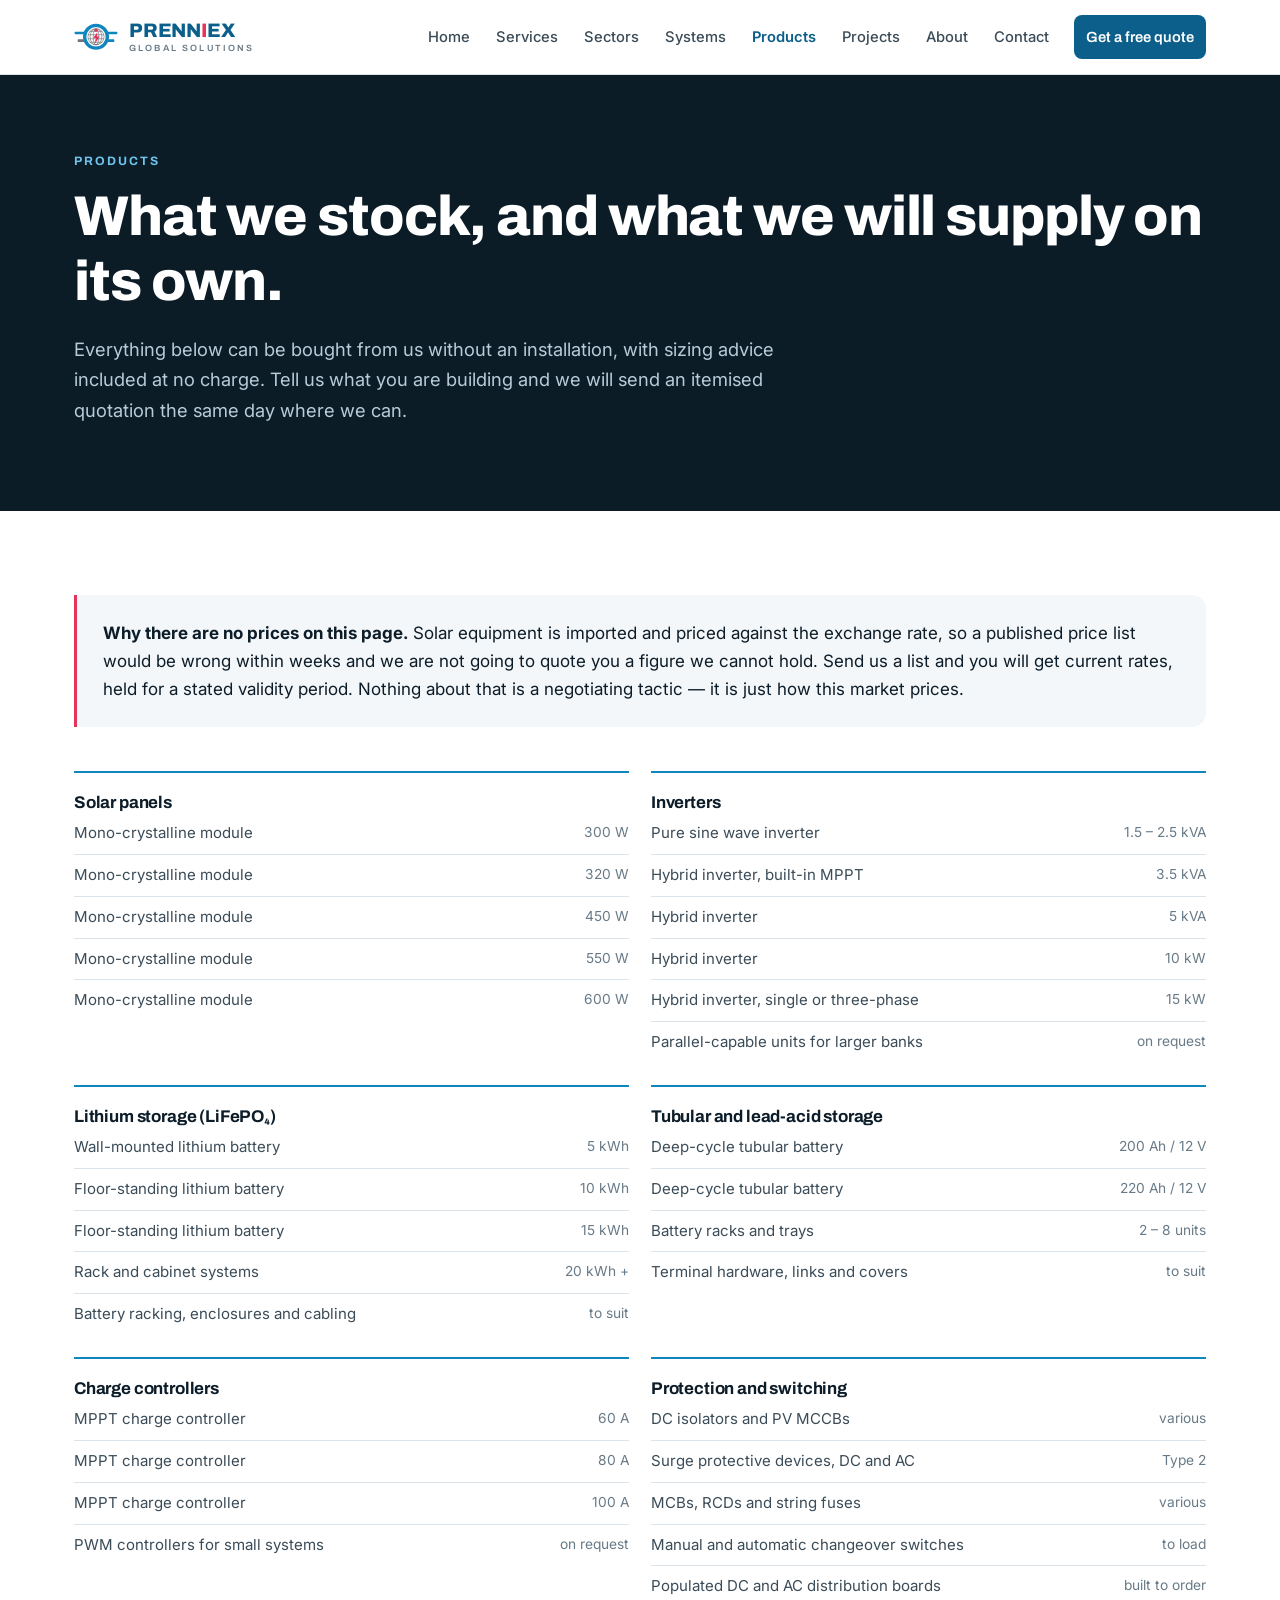
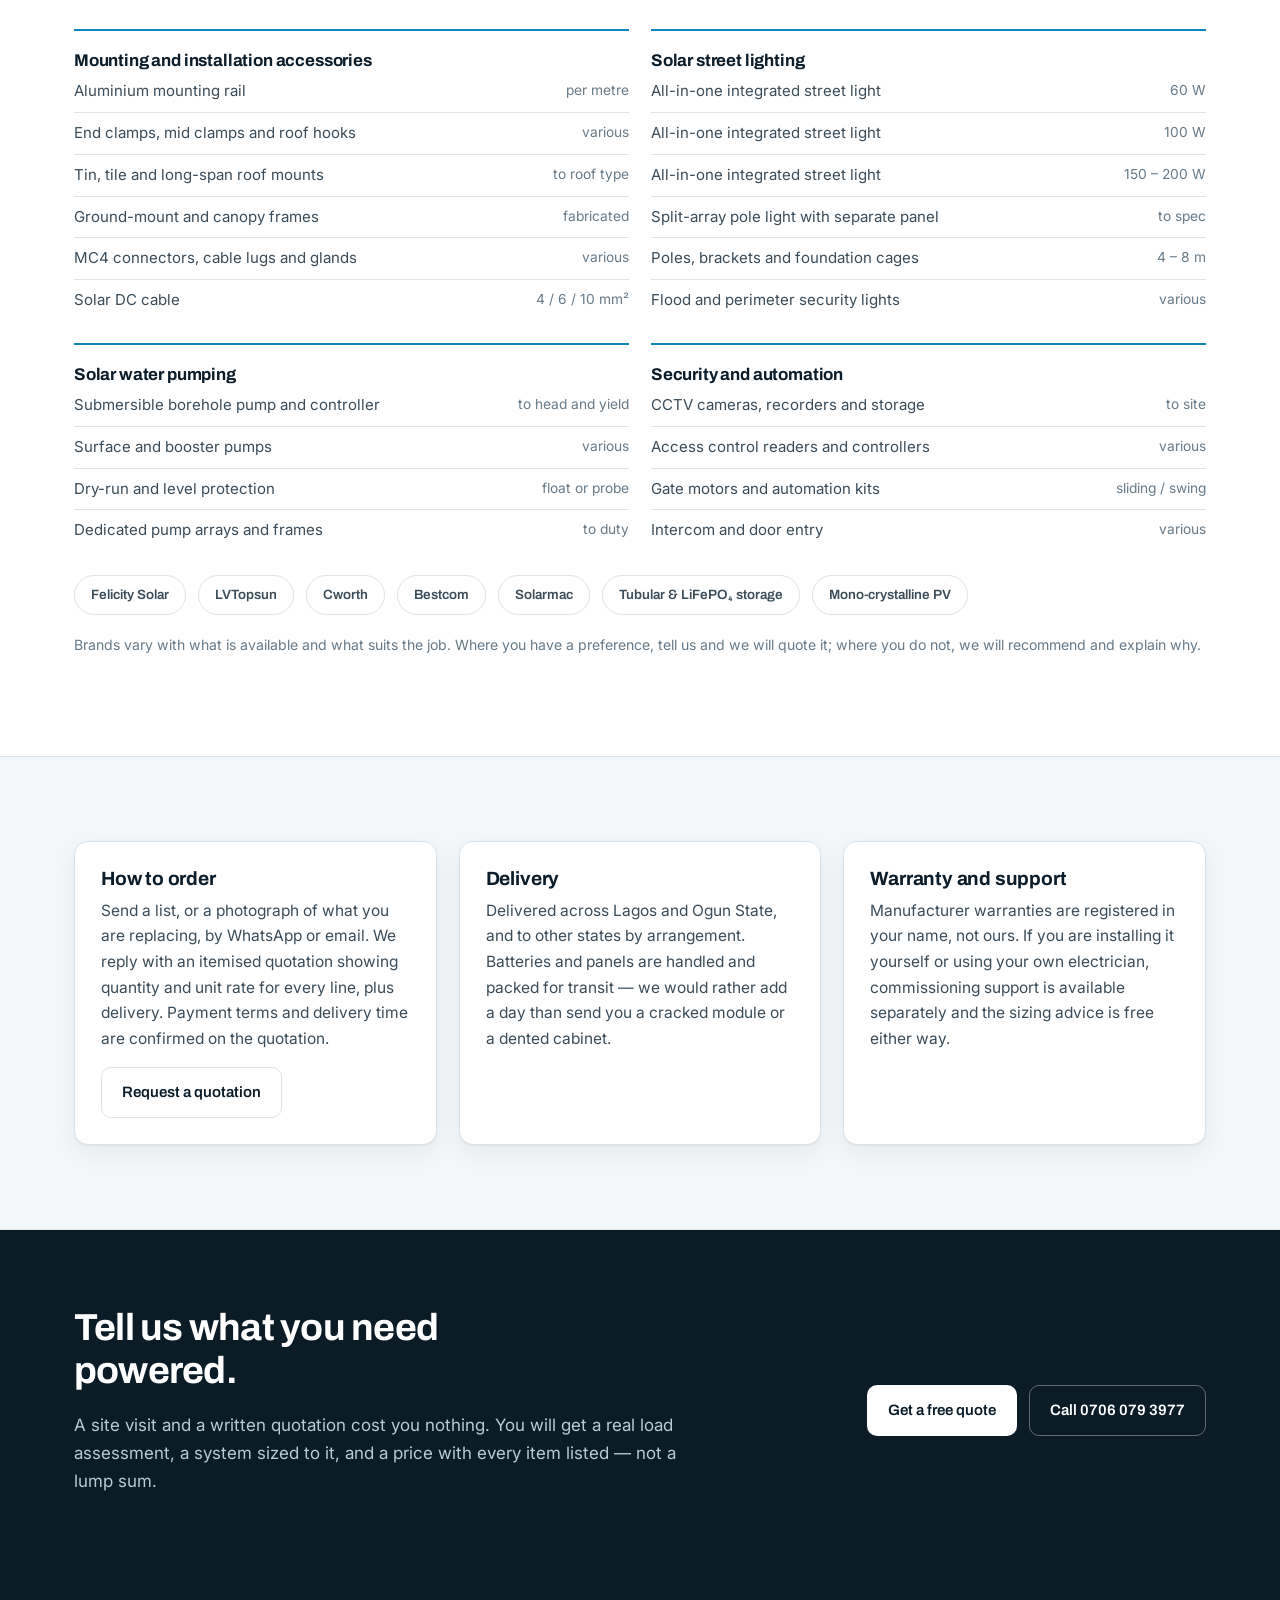
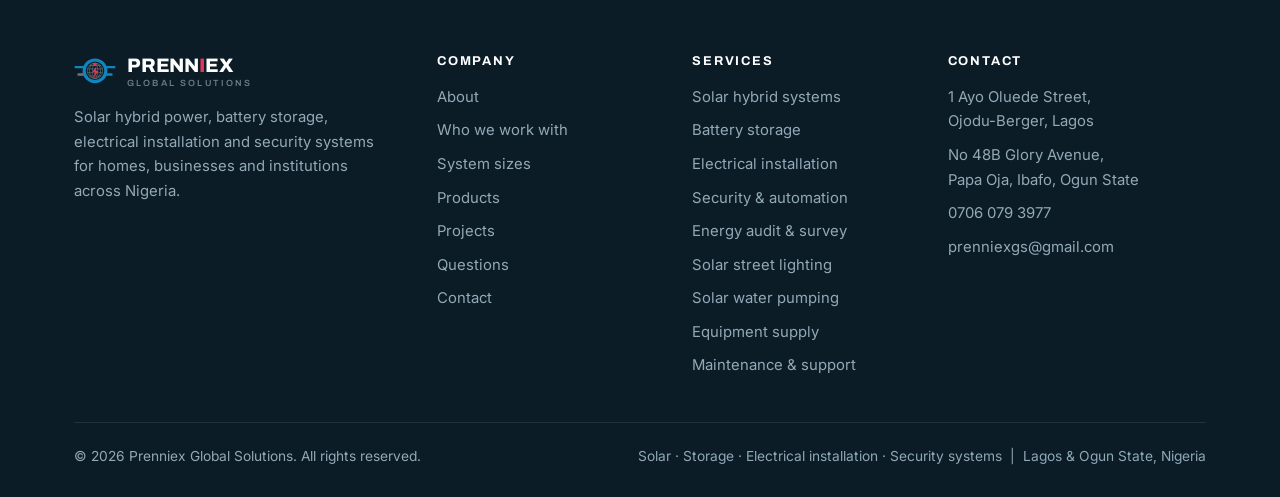
<file: products.html>
<!DOCTYPE html>
<html lang="en">
<head>
<meta charset="utf-8">
<meta name="viewport" content="width=device-width, initial-scale=1">
<title>Products — Prenniex Global Solutions</title>
<meta name="description" content="Solar panels, hybrid inverters, lithium and tubular batteries, charge controllers, protection, mounting, street lighting, water pumping and security equipment supplied by Prenniex Global Solutions across Nigeria.">
<meta property="og:title" content="Products — Prenniex Global Solutions">
<meta property="og:description" content="Solar panels, hybrid inverters, lithium and tubular batteries, charge controllers, protection, mounting, street lighting, water pumping and security equipment supplied by Prenniex Global Solutions across Nigeria.">
<meta property="og:type" content="website">
<meta property="og:site_name" content="Prenniex Global Solutions">
<link rel="icon" href="assets/favicon.svg" type="image/svg+xml">
<link rel="preconnect" href="https://fonts.googleapis.com">
<link rel="preconnect" href="https://fonts.gstatic.com" crossorigin>
<link href="https://fonts.googleapis.com/css2?family=Archivo:wght@600;700;800&family=Inter:wght@400;500;600&display=swap" rel="stylesheet">
<link rel="stylesheet" href="assets/styles.css">
</head>
<body>
<header class="site-header">
  <div class="header-inner">
    <a class="brand" href="index.html">
      <svg aria-hidden="true" focusable="false" xmlns="http://www.w3.org/2000/svg" viewBox="0 0 120 100">
  <g fill="none">
    <rect x="2" y="34" width="30" height="7" rx="1.5" fill="#1185BE"/>
    <rect x="10" y="55" width="22" height="7" rx="1.5" fill="#727377"/>
    <rect x="88" y="34" width="30" height="7" rx="1.5" fill="#1185BE"/>
    <rect x="88" y="55" width="22" height="7" rx="1.5" fill="#1185BE"/>
    <circle cx="60" cy="48" r="31" stroke="#1185BE" stroke-width="9"/>
  </g>
  <g stroke="#727377" stroke-width="1.8" fill="none">
    <circle cx="60" cy="48" r="22"/>
    <ellipse cx="60" cy="48" rx="7.5" ry="22"/>
    <ellipse cx="60" cy="48" rx="16" ry="22"/>
    <path d="M38.6 42.5h42.8M38.6 53.5h42.8M43 33h34M43 63h34"/>
  </g>
  <circle cx="60" cy="30.5" r="4.2" fill="#E6335B"/>
  <path d="M63.5 35.5 52.5 51.5h7.2L56 68.5 70 47.5h-7.4z" fill="#E6335B"/>
</svg>
      <span class="brand-text">
        <span class="brand-name">PRENN<span class="i">I</span>EX</span>
        <span class="brand-sub">GLOBAL SOLUTIONS</span>
      </span>
    </a>
    <button class="menu-toggle" aria-expanded="false" aria-controls="primary-nav">Menu</button>
    <nav class="nav" id="primary-nav">
      <a href="index.html">Home</a>
      <a href="services.html">Services</a>
      <a href="sectors.html">Sectors</a>
      <a href="systems.html">Systems</a>
      <a href="products.html" aria-current="page">Products</a>
      <a href="projects.html">Projects</a>
      <a href="about.html">About</a>
      <a href="contact.html">Contact</a>
      <a class="btn btn--primary" href="contact.html">Get a free quote</a>
    </nav>
  </div>
</header>

<section class="pagehead">
  <div class="wrap">
    <p class="eyebrow">Products</p>
    <h1>What we stock, and what we will supply on its own.</h1>
    <p class="lede">Everything below can be bought from us without an installation, with sizing advice included at no charge. Tell us what you are building and we will send an itemised quotation the same day where we can.</p>
  </div>
</section>

<section class="section">
  <div class="wrap">
    <div class="callout" style="margin-top:0">
      <p><strong>Why there are no prices on this page.</strong> Solar equipment is imported and priced against the exchange rate, so a published price list would be wrong within weeks and we are not going to quote you a figure we cannot hold. Send us a list and you will get current rates, held for a stated validity period. Nothing about that is a negotiating tactic — it is just how this market prices.</p>
    </div>

    <div class="grid grid-2" style="margin-top:44px">

      <div class="prodgroup">
        <h3>Solar panels</h3>
        <ul>
          <li>Mono-crystalline module <span>300 W</span></li>
          <li>Mono-crystalline module <span>320 W</span></li>
          <li>Mono-crystalline module <span>450 W</span></li>
          <li>Mono-crystalline module <span>550 W</span></li>
          <li>Mono-crystalline module <span>600 W</span></li>
        </ul>
      </div>

      <div class="prodgroup">
        <h3>Inverters</h3>
        <ul>
          <li>Pure sine wave inverter <span>1.5 – 2.5 kVA</span></li>
          <li>Hybrid inverter, built-in MPPT <span>3.5 kVA</span></li>
          <li>Hybrid inverter <span>5 kVA</span></li>
          <li>Hybrid inverter <span>10 kW</span></li>
          <li>Hybrid inverter, single or three-phase <span>15 kW</span></li>
          <li>Parallel-capable units for larger banks <span>on request</span></li>
        </ul>
      </div>

      <div class="prodgroup">
        <h3>Lithium storage (LiFePO&#8324;)</h3>
        <ul>
          <li>Wall-mounted lithium battery <span>5 kWh</span></li>
          <li>Floor-standing lithium battery <span>10 kWh</span></li>
          <li>Floor-standing lithium battery <span>15 kWh</span></li>
          <li>Rack and cabinet systems <span>20 kWh +</span></li>
          <li>Battery racking, enclosures and cabling <span>to suit</span></li>
        </ul>
      </div>

      <div class="prodgroup">
        <h3>Tubular and lead-acid storage</h3>
        <ul>
          <li>Deep-cycle tubular battery <span>200 Ah / 12 V</span></li>
          <li>Deep-cycle tubular battery <span>220 Ah / 12 V</span></li>
          <li>Battery racks and trays <span>2 – 8 units</span></li>
          <li>Terminal hardware, links and covers <span>to suit</span></li>
        </ul>
      </div>

      <div class="prodgroup">
        <h3>Charge controllers</h3>
        <ul>
          <li>MPPT charge controller <span>60 A</span></li>
          <li>MPPT charge controller <span>80 A</span></li>
          <li>MPPT charge controller <span>100 A</span></li>
          <li>PWM controllers for small systems <span>on request</span></li>
        </ul>
      </div>

      <div class="prodgroup">
        <h3>Protection and switching</h3>
        <ul>
          <li>DC isolators and PV MCCBs <span>various</span></li>
          <li>Surge protective devices, DC and AC <span>Type 2</span></li>
          <li>MCBs, RCDs and string fuses <span>various</span></li>
          <li>Manual and automatic changeover switches <span>to load</span></li>
          <li>Populated DC and AC distribution boards <span>built to order</span></li>
        </ul>
      </div>

      <div class="prodgroup">
        <h3>Mounting and installation accessories</h3>
        <ul>
          <li>Aluminium mounting rail <span>per metre</span></li>
          <li>End clamps, mid clamps and roof hooks <span>various</span></li>
          <li>Tin, tile and long-span roof mounts <span>to roof type</span></li>
          <li>Ground-mount and canopy frames <span>fabricated</span></li>
          <li>MC4 connectors, cable lugs and glands <span>various</span></li>
          <li>Solar DC cable <span>4 / 6 / 10 mm&#178;</span></li>
        </ul>
      </div>

      <div class="prodgroup">
        <h3>Solar street lighting</h3>
        <ul>
          <li>All-in-one integrated street light <span>60 W</span></li>
          <li>All-in-one integrated street light <span>100 W</span></li>
          <li>All-in-one integrated street light <span>150 – 200 W</span></li>
          <li>Split-array pole light with separate panel <span>to spec</span></li>
          <li>Poles, brackets and foundation cages <span>4 – 8 m</span></li>
          <li>Flood and perimeter security lights <span>various</span></li>
        </ul>
      </div>

      <div class="prodgroup">
        <h3>Solar water pumping</h3>
        <ul>
          <li>Submersible borehole pump and controller <span>to head and yield</span></li>
          <li>Surface and booster pumps <span>various</span></li>
          <li>Dry-run and level protection <span>float or probe</span></li>
          <li>Dedicated pump arrays and frames <span>to duty</span></li>
        </ul>
      </div>

      <div class="prodgroup">
        <h3>Security and automation</h3>
        <ul>
          <li>CCTV cameras, recorders and storage <span>to site</span></li>
          <li>Access control readers and controllers <span>various</span></li>
          <li>Gate motors and automation kits <span>sliding / swing</span></li>
          <li>Intercom and door entry <span>various</span></li>
        </ul>
      </div>

    </div>

    
    <div class="brands">
      <span>Felicity Solar</span><span>LVTopsun</span><span>Cworth</span><span>Bestcom</span>
      <span>Solarmac</span><span>Tubular &amp; LiFePO&#8324; storage</span><span>Mono-crystalline PV</span>
    </div>

    <p class="note">Brands vary with what is available and what suits the job. Where you have a preference, tell us and we will quote it; where you do not, we will recommend and explain why.</p>
  </div>
</section>

<section class="section section--surface">
  <div class="wrap">
    <div class="grid grid-3">
      <div class="card">
        <h3>How to order</h3>
        <p>Send a list, or a photograph of what you are replacing, by WhatsApp or email. We reply with an itemised quotation showing quantity and unit rate for every line, plus delivery. Payment terms and delivery time are confirmed on the quotation.</p>
        <div class="btn-row" style="margin-top:16px"><a class="btn btn--ghost" href="contact.html">Request a quotation</a></div>
      </div>
      <div class="card">
        <h3>Delivery</h3>
        <p>Delivered across Lagos and Ogun State, and to other states by arrangement. Batteries and panels are handled and packed for transit — we would rather add a day than send you a cracked module or a dented cabinet.</p>
      </div>
      <div class="card">
        <h3>Warranty and support</h3>
        <p>Manufacturer warranties are registered in your name, not ours. If you are installing it yourself or using your own electrician, commissioning support is available separately and the sizing advice is free either way.</p>
      </div>
    </div>
  </div>
</section>

<section class="cta">
  <div class="wrap cta-inner">
    <div>
      <h2>Tell us what you need powered.</h2>
      <p>A site visit and a written quotation cost you nothing. You will get a real load assessment, a system sized to it, and a price with every item listed — not a lump sum.</p>
    </div>
    <div class="btn-row" style="margin:0">
      <a class="btn btn--light" href="contact.html">Get a free quote</a>
      <a class="btn btn--outline-light" href="tel:+2347060793977">Call 0706 079 3977</a>
    </div>
  </div>
</section>

<footer class="site-footer">
  <div class="wrap">
    <div class="footer-grid">
      <div class="footer-brand">
        <a class="brand" href="index.html" style="color:#fff">
          <svg aria-hidden="true" focusable="false" xmlns="http://www.w3.org/2000/svg" viewBox="0 0 120 100">
  <g fill="none">
    <rect x="2" y="34" width="30" height="7" rx="1.5" fill="#1185BE"/>
    <rect x="10" y="55" width="22" height="7" rx="1.5" fill="#727377"/>
    <rect x="88" y="34" width="30" height="7" rx="1.5" fill="#1185BE"/>
    <rect x="88" y="55" width="22" height="7" rx="1.5" fill="#1185BE"/>
    <circle cx="60" cy="48" r="31" stroke="#1185BE" stroke-width="9"/>
  </g>
  <g stroke="#727377" stroke-width="1.8" fill="none">
    <circle cx="60" cy="48" r="22"/>
    <ellipse cx="60" cy="48" rx="7.5" ry="22"/>
    <ellipse cx="60" cy="48" rx="16" ry="22"/>
    <path d="M38.6 42.5h42.8M38.6 53.5h42.8M43 33h34M43 63h34"/>
  </g>
  <circle cx="60" cy="30.5" r="4.2" fill="#E6335B"/>
  <path d="M63.5 35.5 52.5 51.5h7.2L56 68.5 70 47.5h-7.4z" fill="#E6335B"/>
</svg>
          <span class="brand-text">
            <span class="brand-name">PRENN<span class="i">I</span>EX</span>
            <span class="brand-sub">GLOBAL SOLUTIONS</span>
          </span>
        </a>
        <p>Solar hybrid power, battery storage, electrical installation and security systems for homes, businesses and institutions across Nigeria.</p>
      </div>
      <div>
        <h4>Company</h4>
        <ul>
          <li><a href="about.html">About</a></li>
          <li><a href="sectors.html">Who we work with</a></li>
          <li><a href="systems.html">System sizes</a></li>
          <li><a href="products.html">Products</a></li>
          <li><a href="projects.html">Projects</a></li>
          <li><a href="faq.html">Questions</a></li>
          <li><a href="contact.html">Contact</a></li>
        </ul>
      </div>
      <div>
        <h4>Services</h4>
        <ul>
          <li><a href="services.html#hybrid">Solar hybrid systems</a></li>
          <li><a href="services.html#storage">Battery storage</a></li>
          <li><a href="services.html#electrical">Electrical installation</a></li>
          <li><a href="services.html#security">Security &amp; automation</a></li>
          <li><a href="services.html#audit">Energy audit &amp; survey</a></li>
          <li><a href="services.html#lighting">Solar street lighting</a></li>
          <li><a href="services.html#pumping">Solar water pumping</a></li>
          <li><a href="services.html#supply">Equipment supply</a></li>
          <li><a href="services.html#maintenance">Maintenance &amp; support</a></li>
        </ul>
      </div>
      <div>
        <h4>Contact</h4>
        <ul>
          <li>1 Ayo Oluede Street,<br>Ojodu-Berger, Lagos</li>
          <li>No 48B Glory Avenue,<br>Papa Oja, Ibafo, Ogun State</li>
          <li><a href="tel:+2347060793977">0706 079 3977</a></li>
          <li><a href="mailto:prenniexgs@gmail.com">prenniexgs@gmail.com</a></li>
        </ul>
      </div>
    </div>
    <div class="footer-bottom">
      <span>&copy; 2026 Prenniex Global Solutions. All rights reserved.</span>
      <span class="parent-note">Solar · Storage · Electrical installation · Security systems &nbsp;|&nbsp; Lagos &amp; Ogun State, Nigeria</span>
    </div>
  </div>
</footer>
<script>
(function(){
  var t=document.querySelector('.menu-toggle'), n=document.getElementById('primary-nav');
  if(!t||!n) return;
  t.addEventListener('click', function(){
    var open=n.classList.toggle('open');
    t.setAttribute('aria-expanded', open?'true':'false');
  });
  n.addEventListener('click', function(e){ if(e.target.tagName==='A') n.classList.remove('open'); });
})();
</script>
</body>
</html>
</file>
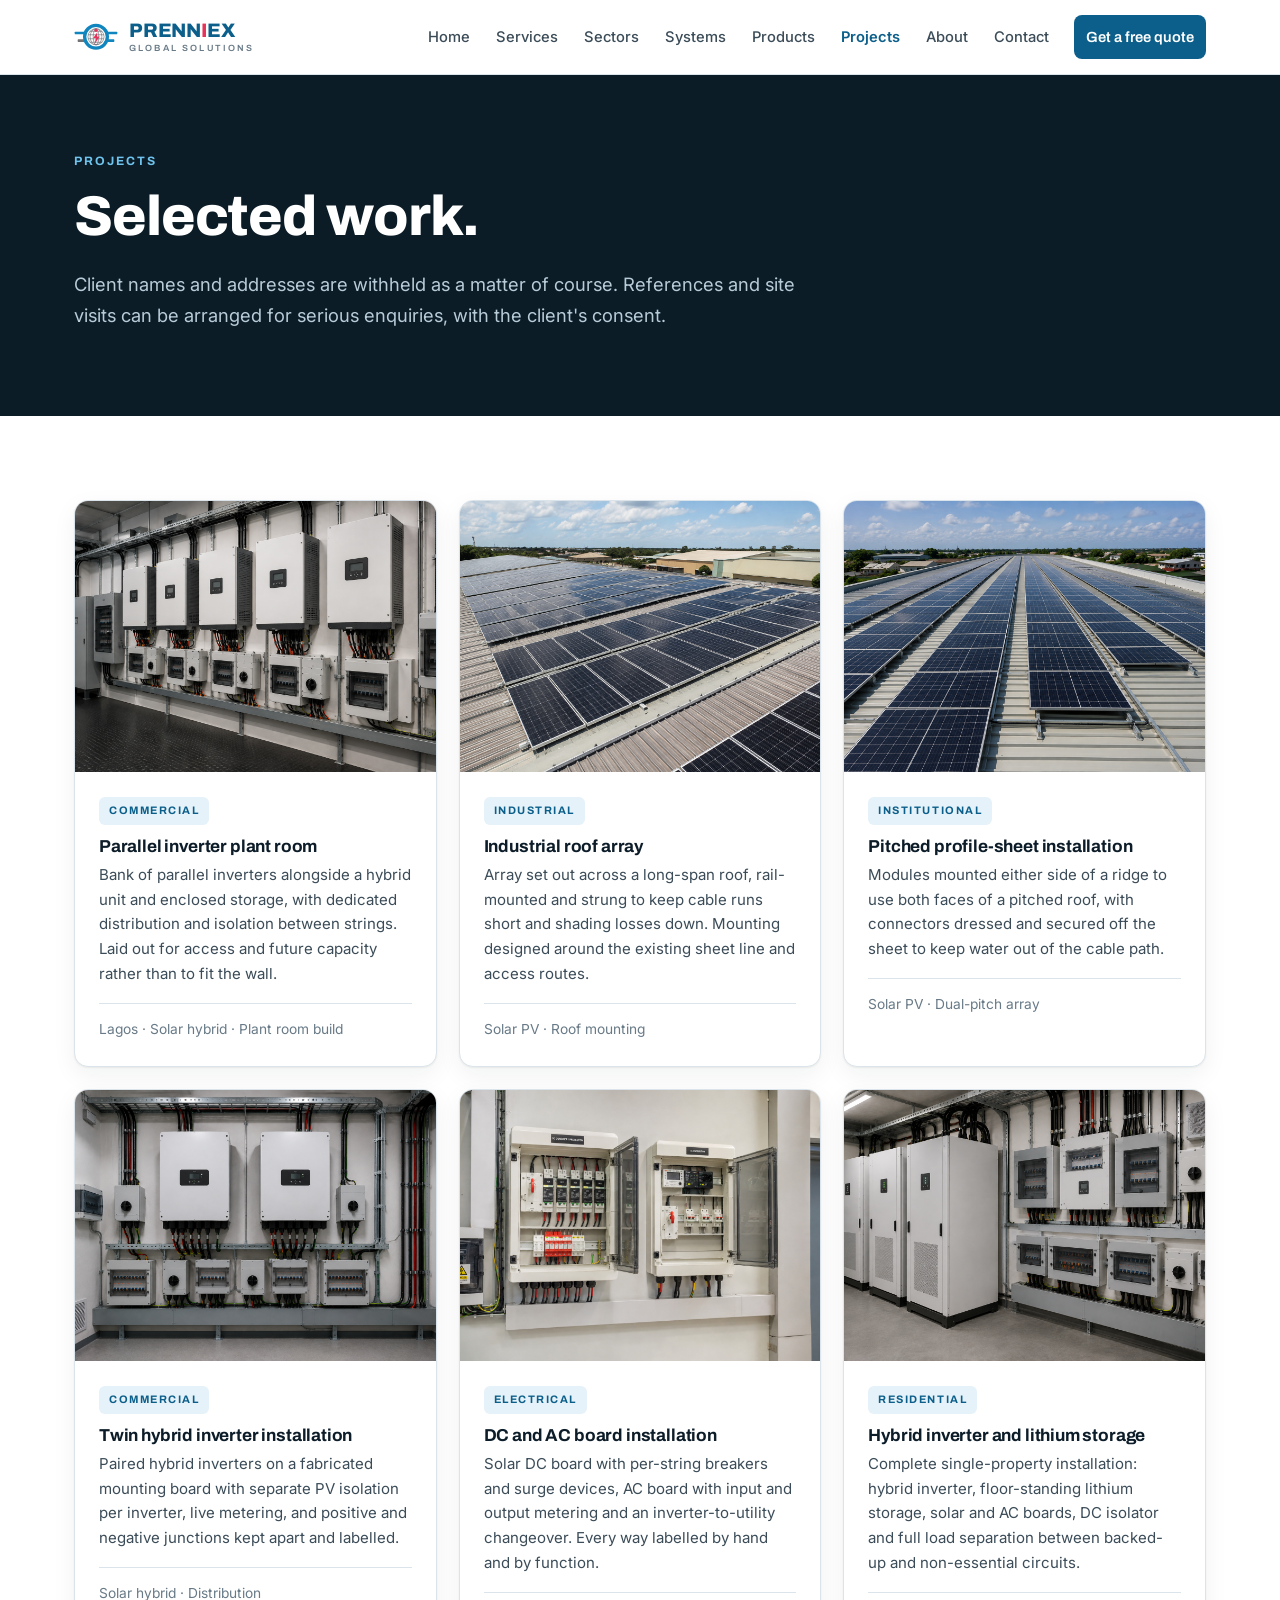
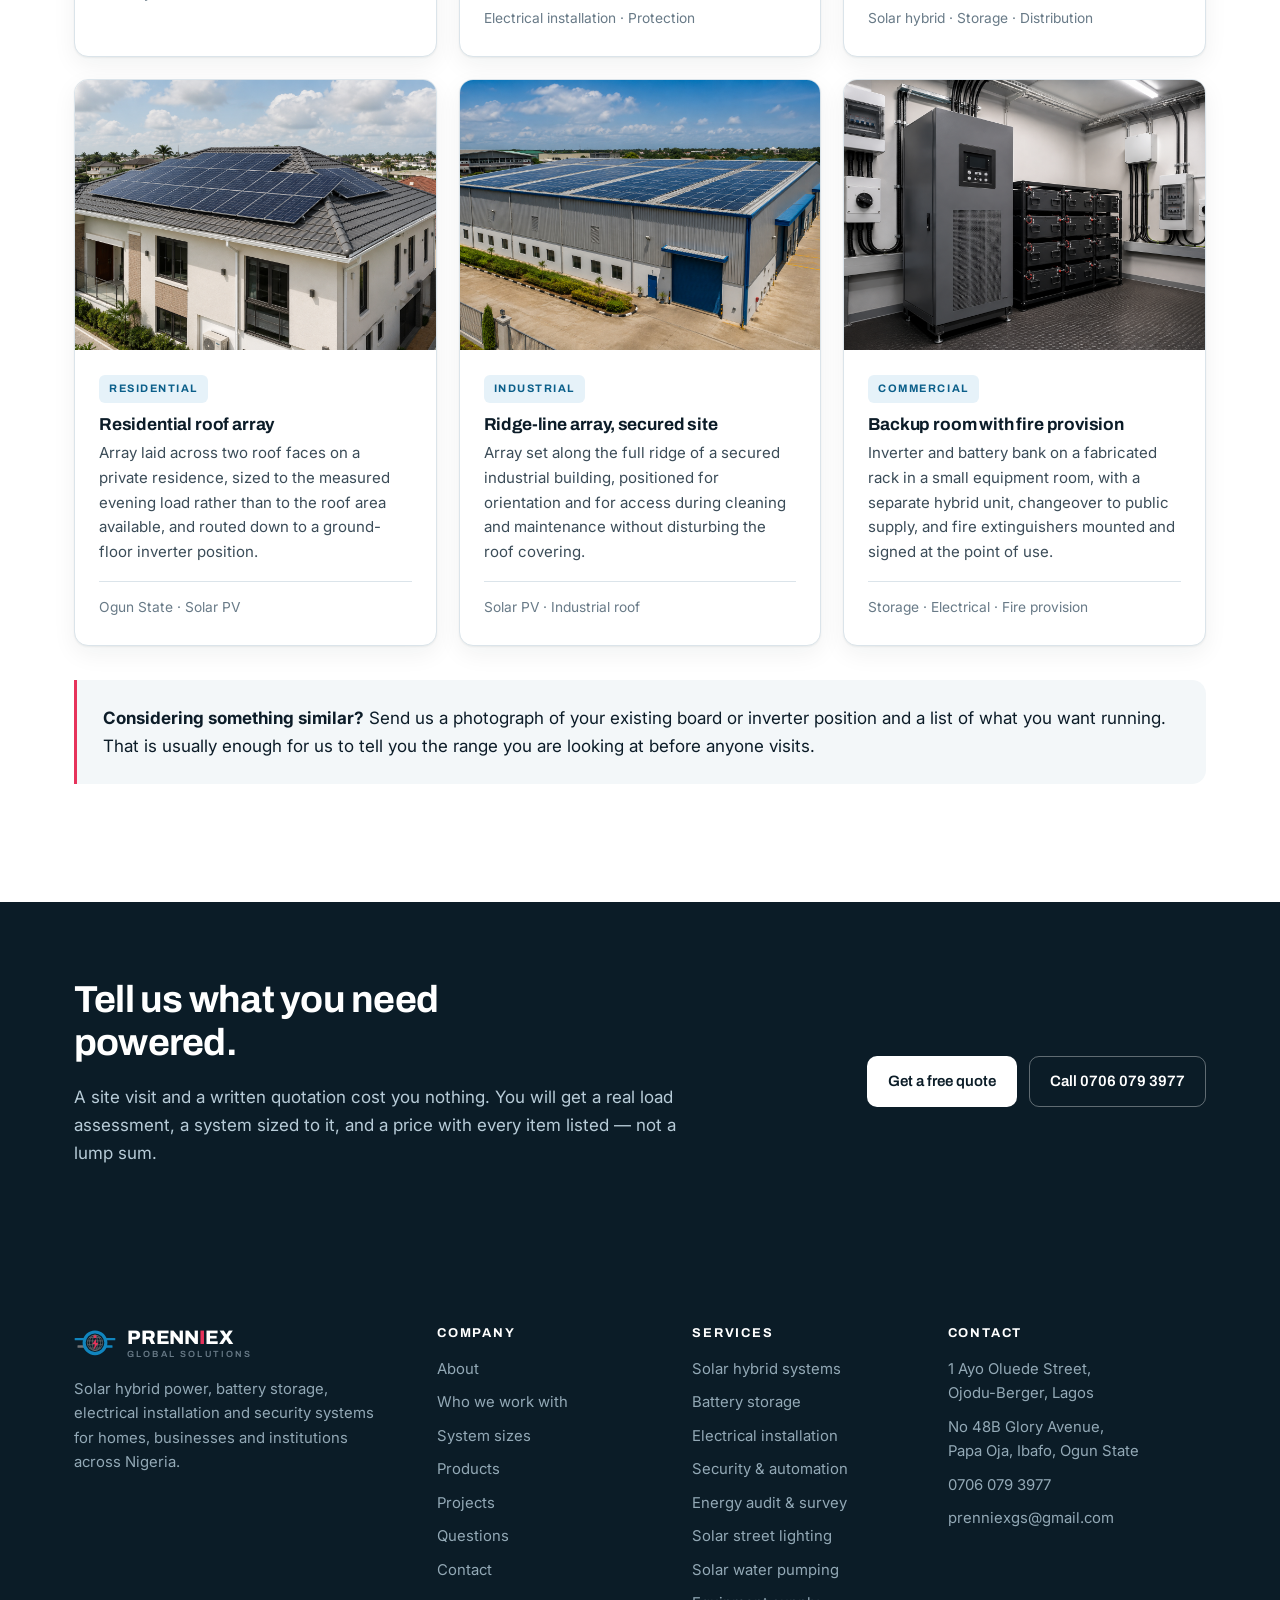
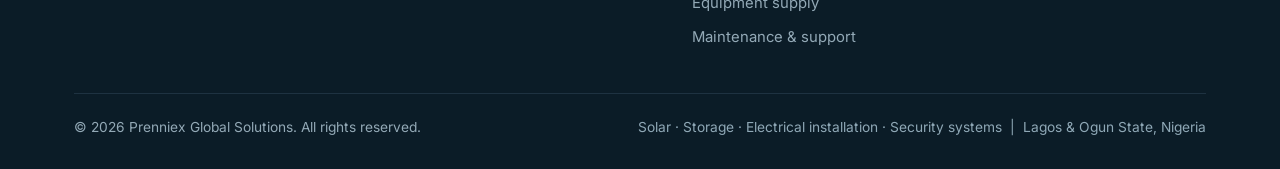
<file: projects.html>
<!DOCTYPE html>
<html lang="en">
<head>
<meta charset="utf-8">
<meta name="viewport" content="width=device-width, initial-scale=1">
<title>Projects — Prenniex Global Solutions</title>
<meta name="description" content="Selected solar hybrid, battery storage and electrical installation work by Prenniex Global Solutions across commercial, industrial, institutional and residential buildings in Nigeria.">
<meta property="og:title" content="Projects — Prenniex Global Solutions">
<meta property="og:description" content="Selected solar hybrid, battery storage and electrical installation work by Prenniex Global Solutions across commercial, industrial, institutional and residential buildings in Nigeria.">
<meta property="og:type" content="website">
<meta property="og:site_name" content="Prenniex Global Solutions">
<link rel="icon" href="assets/favicon.svg" type="image/svg+xml">
<link rel="preconnect" href="https://fonts.googleapis.com">
<link rel="preconnect" href="https://fonts.gstatic.com" crossorigin>
<link href="https://fonts.googleapis.com/css2?family=Archivo:wght@600;700;800&family=Inter:wght@400;500;600&display=swap" rel="stylesheet">
<link rel="stylesheet" href="assets/styles.css">
</head>
<body>
<header class="site-header">
  <div class="header-inner">
    <a class="brand" href="index.html">
      <svg aria-hidden="true" focusable="false" xmlns="http://www.w3.org/2000/svg" viewBox="0 0 120 100">
  <g fill="none">
    <rect x="2" y="34" width="30" height="7" rx="1.5" fill="#1185BE"/>
    <rect x="10" y="55" width="22" height="7" rx="1.5" fill="#727377"/>
    <rect x="88" y="34" width="30" height="7" rx="1.5" fill="#1185BE"/>
    <rect x="88" y="55" width="22" height="7" rx="1.5" fill="#1185BE"/>
    <circle cx="60" cy="48" r="31" stroke="#1185BE" stroke-width="9"/>
  </g>
  <g stroke="#727377" stroke-width="1.8" fill="none">
    <circle cx="60" cy="48" r="22"/>
    <ellipse cx="60" cy="48" rx="7.5" ry="22"/>
    <ellipse cx="60" cy="48" rx="16" ry="22"/>
    <path d="M38.6 42.5h42.8M38.6 53.5h42.8M43 33h34M43 63h34"/>
  </g>
  <circle cx="60" cy="30.5" r="4.2" fill="#E6335B"/>
  <path d="M63.5 35.5 52.5 51.5h7.2L56 68.5 70 47.5h-7.4z" fill="#E6335B"/>
</svg>
      <span class="brand-text">
        <span class="brand-name">PRENN<span class="i">I</span>EX</span>
        <span class="brand-sub">GLOBAL SOLUTIONS</span>
      </span>
    </a>
    <button class="menu-toggle" aria-expanded="false" aria-controls="primary-nav">Menu</button>
    <nav class="nav" id="primary-nav">
      <a href="index.html">Home</a>
      <a href="services.html">Services</a>
      <a href="sectors.html">Sectors</a>
      <a href="systems.html">Systems</a>
      <a href="products.html">Products</a>
      <a href="projects.html" aria-current="page">Projects</a>
      <a href="about.html">About</a>
      <a href="contact.html">Contact</a>
      <a class="btn btn--primary" href="contact.html">Get a free quote</a>
    </nav>
  </div>
</header>

<section class="pagehead">
  <div class="wrap">
    <p class="eyebrow">Projects</p>
    <h1>Selected work.</h1>
    <p class="lede">Client names and addresses are withheld as a matter of course. References and site visits can be arranged for serious enquiries, with the client's consent.</p>
  </div>
</section>

<section class="section">
  <div class="wrap">
    <div class="grid grid-3">

      <article class="proj">
        <img src="assets/img/plant-room-inverter-bank.jpg" alt="Six parallel inverters and a hybrid storage unit in a plant room">
        <div class="proj-body">
          <span class="tag">Commercial</span>
          <h3>Parallel inverter plant room</h3>
          <p>Bank of parallel inverters alongside a hybrid unit and enclosed storage, with dedicated distribution and isolation between strings. Laid out for access and future capacity rather than to fit the wall.</p>
          <div class="meta">Lagos · Solar hybrid · Plant room build</div>
        </div>
      </article>

      <article class="proj">
        <img src="assets/img/industrial-roof-array.jpg" alt="Modules mounted across an industrial roof">
        <div class="proj-body">
          <span class="tag">Industrial</span>
          <h3>Industrial roof array</h3>
          <p>Array set out across a long-span roof, rail-mounted and strung to keep cable runs short and shading losses down. Mounting designed around the existing sheet line and access routes.</p>
          <div class="meta">Solar PV · Roof mounting</div>
        </div>
      </article>

      <article class="proj">
        <img src="assets/img/roof-array-longspan.jpg" alt="Close view of rail-mounted modules and connectors on a metal roof">
        <div class="proj-body">
          <span class="tag">Institutional</span>
          <h3>Pitched profile-sheet installation</h3>
          <p>Modules mounted either side of a ridge to use both faces of a pitched roof, with connectors dressed and secured off the sheet to keep water out of the cable path.</p>
          <div class="meta">Solar PV · Dual-pitch array</div>
        </div>
      </article>

      <article class="proj">
        <img src="assets/img/twin-hybrid-inverters.jpg" alt="Two hybrid inverters with PV isolators and metering on a mounting board">
        <div class="proj-body">
          <span class="tag">Commercial</span>
          <h3>Twin hybrid inverter installation</h3>
          <p>Paired hybrid inverters on a fabricated mounting board with separate PV isolation per inverter, live metering, and positive and negative junctions kept apart and labelled.</p>
          <div class="meta">Solar hybrid · Distribution</div>
        </div>
      </article>

      <article class="proj">
        <img src="assets/img/dc-ac-distribution-boards.jpg" alt="Labelled DC and AC boards with surge devices and changeover">
        <div class="proj-body">
          <span class="tag">Electrical</span>
          <h3>DC and AC board installation</h3>
          <p>Solar DC board with per-string breakers and surge devices, AC board with input and output metering and an inverter-to-utility changeover. Every way labelled by hand and by function.</p>
          <div class="meta">Electrical installation · Protection</div>
        </div>
      </article>

      <article class="proj">
        <img src="assets/img/storage-and-boards.jpg" alt="Hybrid inverter, DC and AC boards and a lithium storage unit installed together">
        <div class="proj-body">
          <span class="tag">Residential</span>
          <h3>Hybrid inverter and lithium storage</h3>
          <p>Complete single-property installation: hybrid inverter, floor-standing lithium storage, solar and AC boards, DC isolator and full load separation between backed-up and non-essential circuits.</p>
          <div class="meta">Solar hybrid · Storage · Distribution</div>
        </div>
      </article>

      <article class="proj">
        <img src="assets/img/residential-roof-array.jpg" alt="Array installed across a residential pitched roof">
        <div class="proj-body">
          <span class="tag">Residential</span>
          <h3>Residential roof array</h3>
          <p>Array laid across two roof faces on a private residence, sized to the measured evening load rather than to the roof area available, and routed down to a ground-floor inverter position.</p>
          <div class="meta">Ogun State · Solar PV</div>
        </div>
      </article>

      <article class="proj">
        <img src="assets/img/industrial-roof-exterior.jpg" alt="Solar array visible along the ridge of an industrial building roof">
        <div class="proj-body">
          <span class="tag">Industrial</span>
          <h3>Ridge-line array, secured site</h3>
          <p>Array set along the full ridge of a secured industrial building, positioned for orientation and for access during cleaning and maintenance without disturbing the roof covering.</p>
          <div class="meta">Solar PV · Industrial roof</div>
        </div>
      </article>

      <article class="proj">
        <img src="assets/img/inverter-room-standby.jpg" alt="Inverter and battery bank in an equipment room with fire extinguishers">
        <div class="proj-body">
          <span class="tag">Commercial</span>
          <h3>Backup room with fire provision</h3>
          <p>Inverter and battery bank on a fabricated rack in a small equipment room, with a separate hybrid unit, changeover to public supply, and fire extinguishers mounted and signed at the point of use.</p>
          <div class="meta">Storage · Electrical · Fire provision</div>
        </div>
      </article>

    </div>

    <div class="callout">
      <p><strong>Considering something similar?</strong> Send us a photograph of your existing board or inverter position and a list of what you want running. That is usually enough for us to tell you the range you are looking at before anyone visits.</p>
    </div>
  </div>
</section>

<section class="cta">
  <div class="wrap cta-inner">
    <div>
      <h2>Tell us what you need powered.</h2>
      <p>A site visit and a written quotation cost you nothing. You will get a real load assessment, a system sized to it, and a price with every item listed — not a lump sum.</p>
    </div>
    <div class="btn-row" style="margin:0">
      <a class="btn btn--light" href="contact.html">Get a free quote</a>
      <a class="btn btn--outline-light" href="tel:+2347060793977">Call 0706 079 3977</a>
    </div>
  </div>
</section>

<footer class="site-footer">
  <div class="wrap">
    <div class="footer-grid">
      <div class="footer-brand">
        <a class="brand" href="index.html" style="color:#fff">
          <svg aria-hidden="true" focusable="false" xmlns="http://www.w3.org/2000/svg" viewBox="0 0 120 100">
  <g fill="none">
    <rect x="2" y="34" width="30" height="7" rx="1.5" fill="#1185BE"/>
    <rect x="10" y="55" width="22" height="7" rx="1.5" fill="#727377"/>
    <rect x="88" y="34" width="30" height="7" rx="1.5" fill="#1185BE"/>
    <rect x="88" y="55" width="22" height="7" rx="1.5" fill="#1185BE"/>
    <circle cx="60" cy="48" r="31" stroke="#1185BE" stroke-width="9"/>
  </g>
  <g stroke="#727377" stroke-width="1.8" fill="none">
    <circle cx="60" cy="48" r="22"/>
    <ellipse cx="60" cy="48" rx="7.5" ry="22"/>
    <ellipse cx="60" cy="48" rx="16" ry="22"/>
    <path d="M38.6 42.5h42.8M38.6 53.5h42.8M43 33h34M43 63h34"/>
  </g>
  <circle cx="60" cy="30.5" r="4.2" fill="#E6335B"/>
  <path d="M63.5 35.5 52.5 51.5h7.2L56 68.5 70 47.5h-7.4z" fill="#E6335B"/>
</svg>
          <span class="brand-text">
            <span class="brand-name">PRENN<span class="i">I</span>EX</span>
            <span class="brand-sub">GLOBAL SOLUTIONS</span>
          </span>
        </a>
        <p>Solar hybrid power, battery storage, electrical installation and security systems for homes, businesses and institutions across Nigeria.</p>
      </div>
      <div>
        <h4>Company</h4>
        <ul>
          <li><a href="about.html">About</a></li>
          <li><a href="sectors.html">Who we work with</a></li>
          <li><a href="systems.html">System sizes</a></li>
          <li><a href="products.html">Products</a></li>
          <li><a href="projects.html">Projects</a></li>
          <li><a href="faq.html">Questions</a></li>
          <li><a href="contact.html">Contact</a></li>
        </ul>
      </div>
      <div>
        <h4>Services</h4>
        <ul>
          <li><a href="services.html#hybrid">Solar hybrid systems</a></li>
          <li><a href="services.html#storage">Battery storage</a></li>
          <li><a href="services.html#electrical">Electrical installation</a></li>
          <li><a href="services.html#security">Security &amp; automation</a></li>
          <li><a href="services.html#audit">Energy audit &amp; survey</a></li>
          <li><a href="services.html#lighting">Solar street lighting</a></li>
          <li><a href="services.html#pumping">Solar water pumping</a></li>
          <li><a href="services.html#supply">Equipment supply</a></li>
          <li><a href="services.html#maintenance">Maintenance &amp; support</a></li>
        </ul>
      </div>
      <div>
        <h4>Contact</h4>
        <ul>
          <li>1 Ayo Oluede Street,<br>Ojodu-Berger, Lagos</li>
          <li>No 48B Glory Avenue,<br>Papa Oja, Ibafo, Ogun State</li>
          <li><a href="tel:+2347060793977">0706 079 3977</a></li>
          <li><a href="mailto:prenniexgs@gmail.com">prenniexgs@gmail.com</a></li>
        </ul>
      </div>
    </div>
    <div class="footer-bottom">
      <span>&copy; 2026 Prenniex Global Solutions. All rights reserved.</span>
      <span class="parent-note">Solar · Storage · Electrical installation · Security systems &nbsp;|&nbsp; Lagos &amp; Ogun State, Nigeria</span>
    </div>
  </div>
</footer>
<script>
(function(){
  var t=document.querySelector('.menu-toggle'), n=document.getElementById('primary-nav');
  if(!t||!n) return;
  t.addEventListener('click', function(){
    var open=n.classList.toggle('open');
    t.setAttribute('aria-expanded', open?'true':'false');
  });
  n.addEventListener('click', function(e){ if(e.target.tagName==='A') n.classList.remove('open'); });
})();
</script>
</body>
</html>
</file>
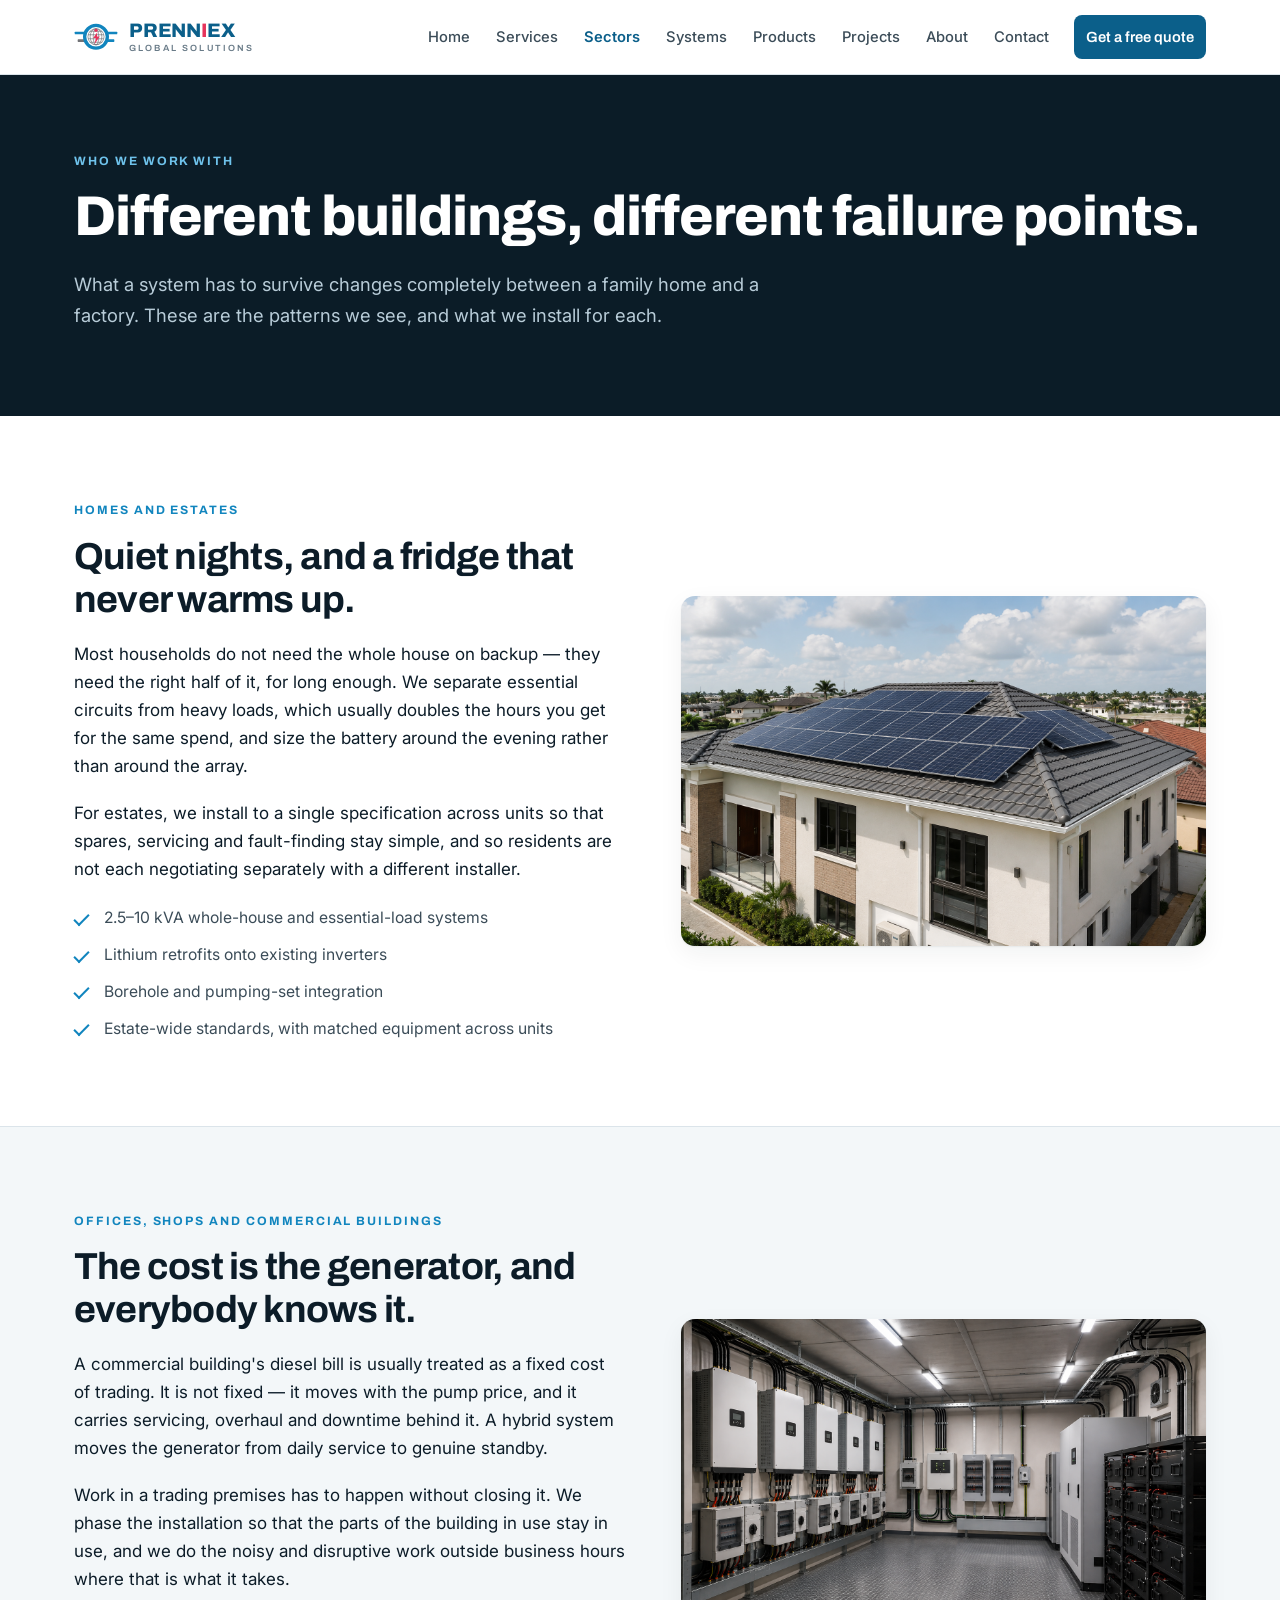
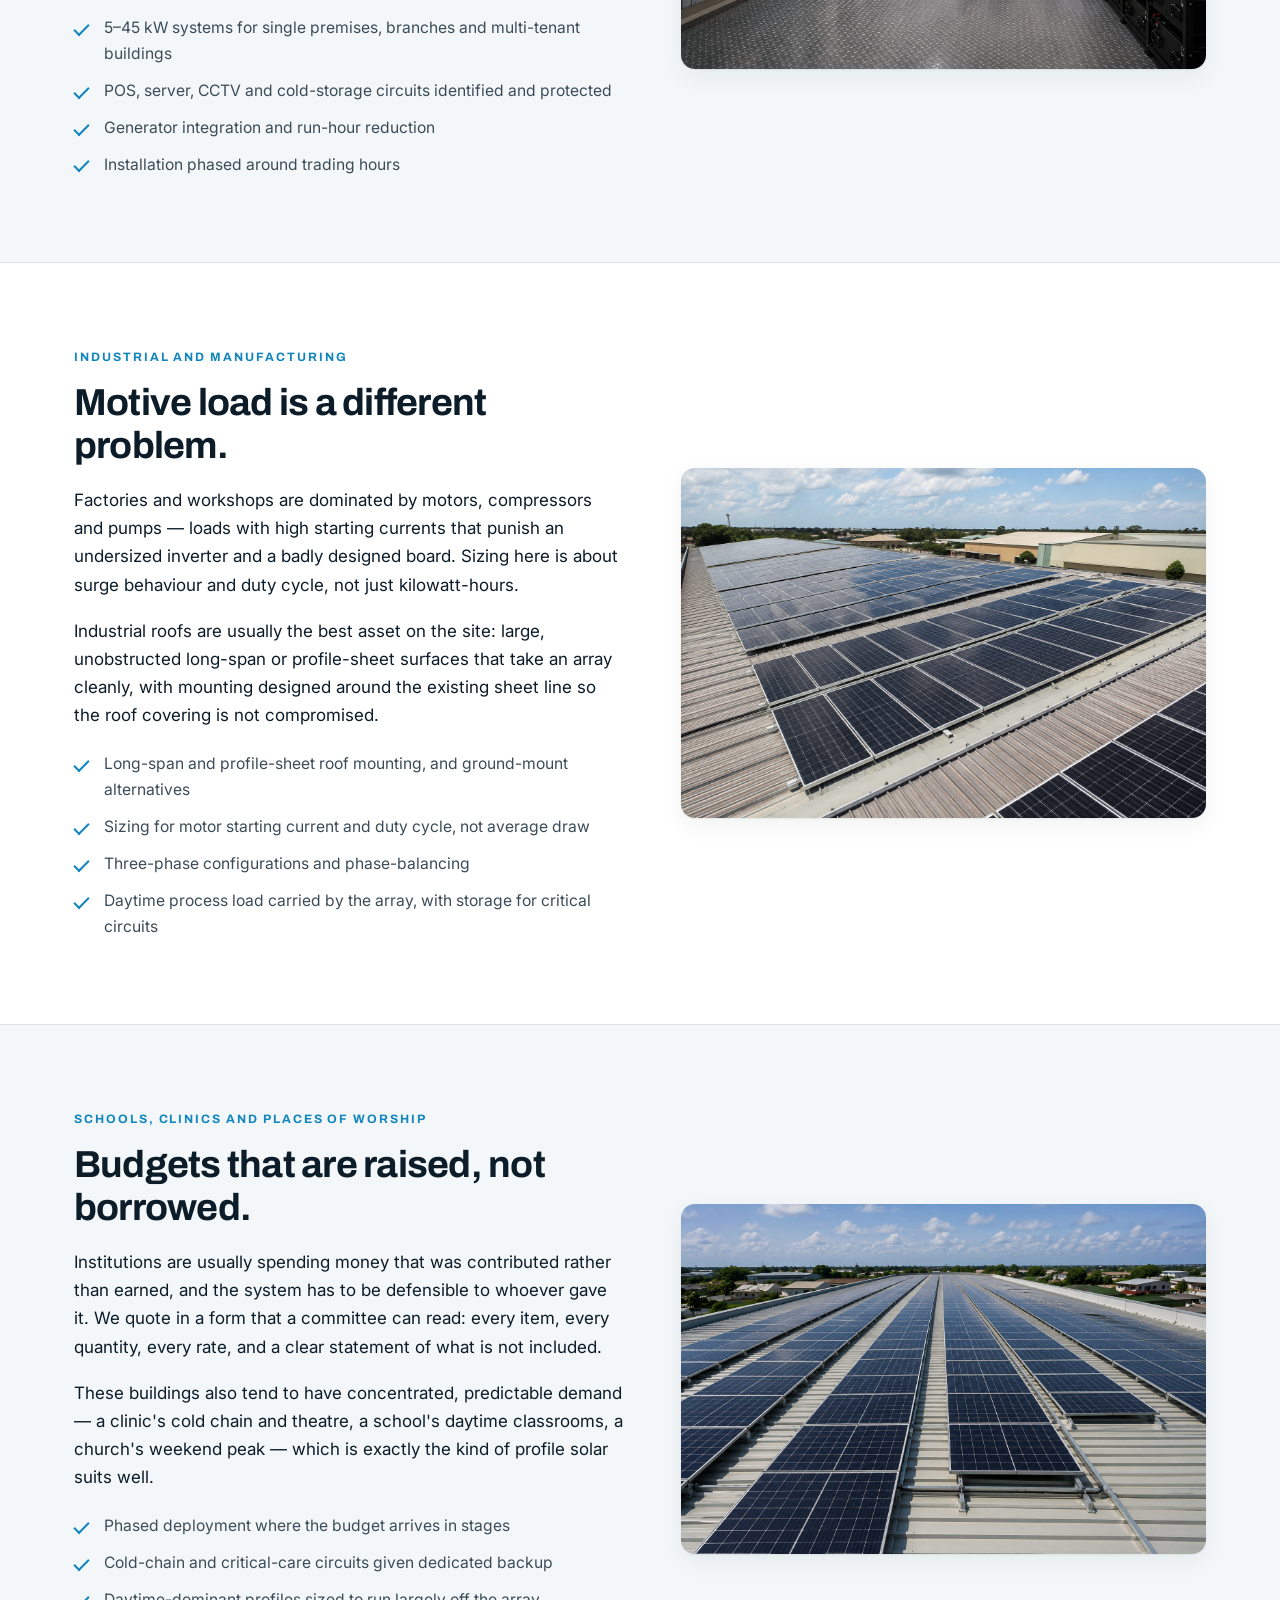
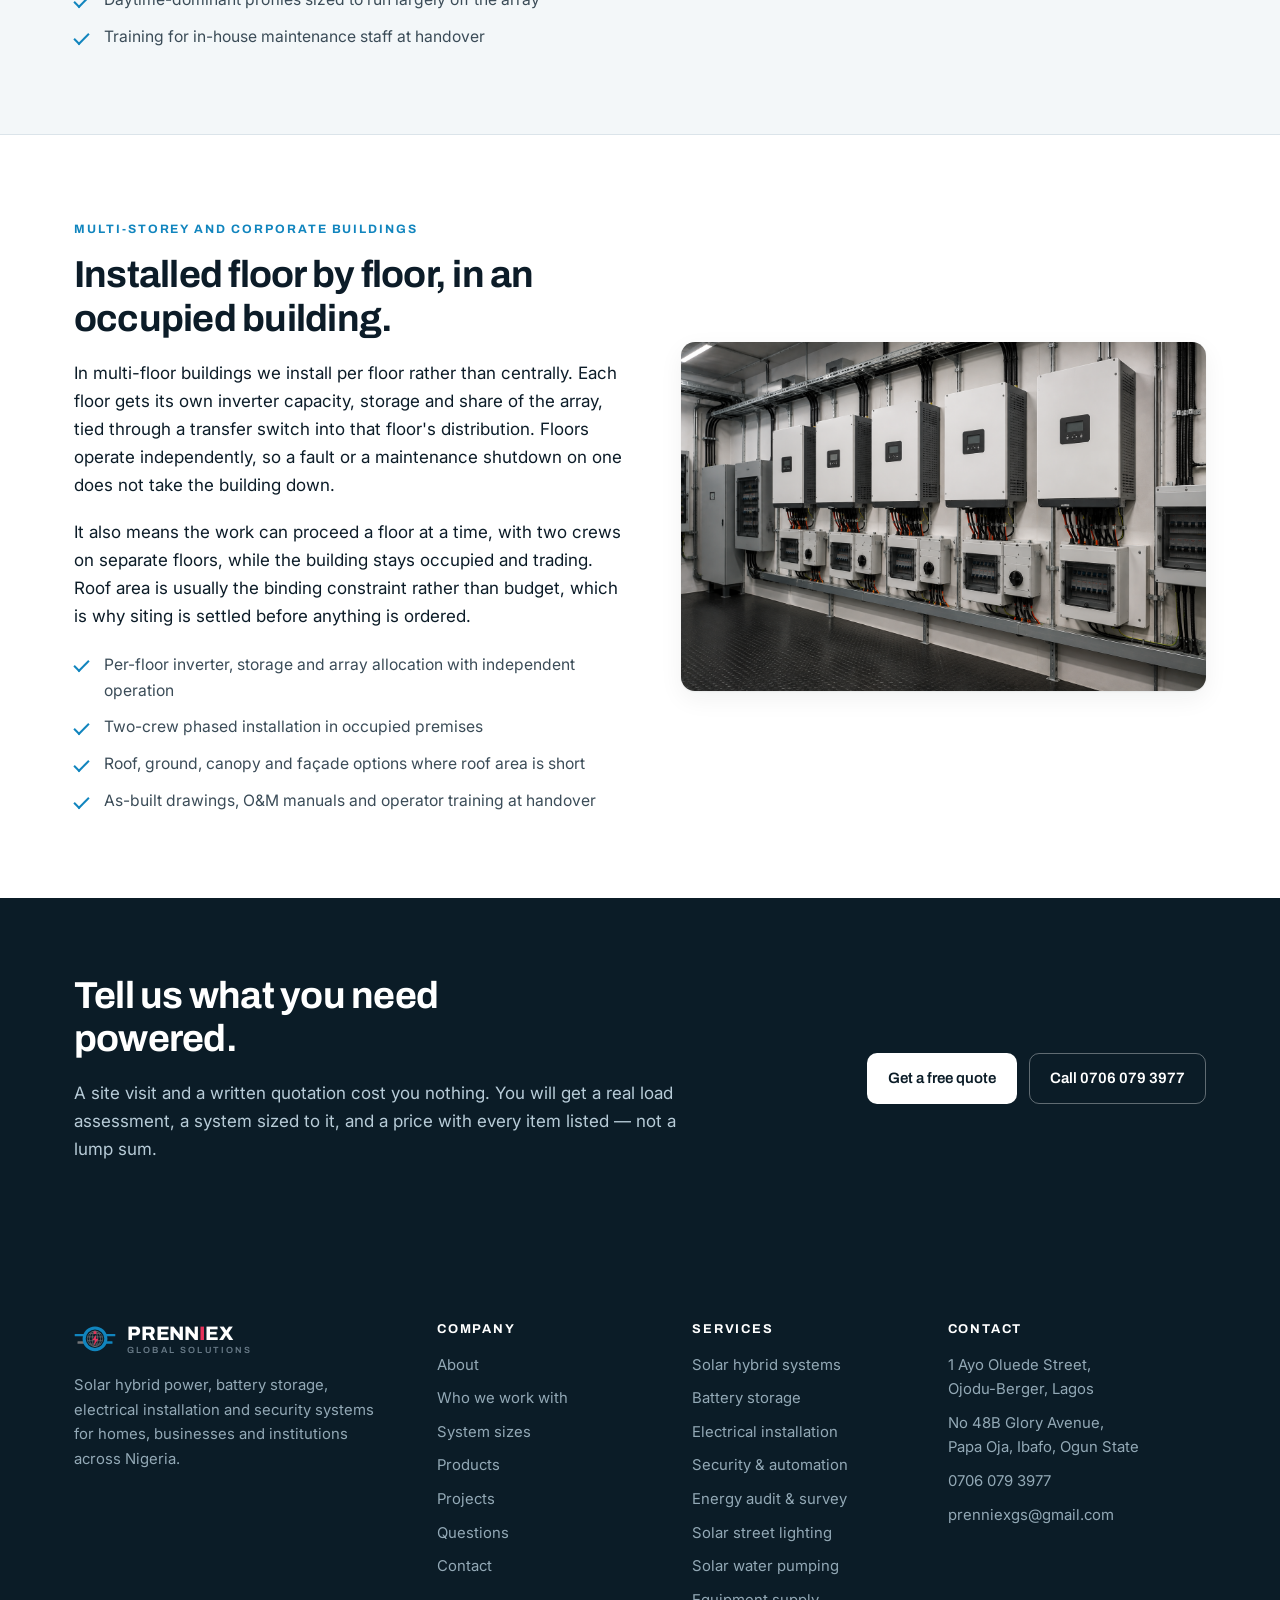
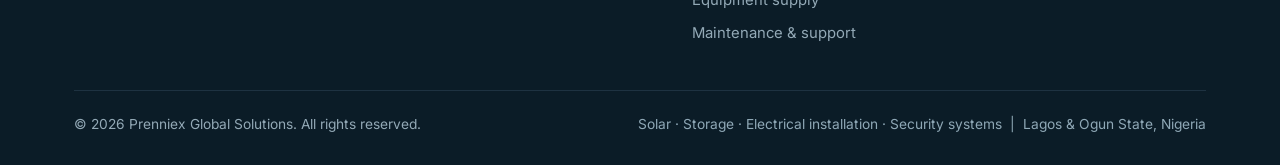
<file: sectors.html>
<!DOCTYPE html>
<html lang="en">
<head>
<meta charset="utf-8">
<meta name="viewport" content="width=device-width, initial-scale=1">
<title>Who we work with — Prenniex Global Solutions</title>
<meta name="description" content="Solar and power systems for homes and estates, offices and commercial buildings, industrial premises, schools and clinics, and multi-storey corporate buildings across Nigeria.">
<meta property="og:title" content="Who we work with — Prenniex Global Solutions">
<meta property="og:description" content="Solar and power systems for homes and estates, offices and commercial buildings, industrial premises, schools and clinics, and multi-storey corporate buildings across Nigeria.">
<meta property="og:type" content="website">
<meta property="og:site_name" content="Prenniex Global Solutions">
<link rel="icon" href="assets/favicon.svg" type="image/svg+xml">
<link rel="preconnect" href="https://fonts.googleapis.com">
<link rel="preconnect" href="https://fonts.gstatic.com" crossorigin>
<link href="https://fonts.googleapis.com/css2?family=Archivo:wght@600;700;800&family=Inter:wght@400;500;600&display=swap" rel="stylesheet">
<link rel="stylesheet" href="assets/styles.css">
</head>
<body>
<header class="site-header">
  <div class="header-inner">
    <a class="brand" href="index.html">
      <svg aria-hidden="true" focusable="false" xmlns="http://www.w3.org/2000/svg" viewBox="0 0 120 100">
  <g fill="none">
    <rect x="2" y="34" width="30" height="7" rx="1.5" fill="#1185BE"/>
    <rect x="10" y="55" width="22" height="7" rx="1.5" fill="#727377"/>
    <rect x="88" y="34" width="30" height="7" rx="1.5" fill="#1185BE"/>
    <rect x="88" y="55" width="22" height="7" rx="1.5" fill="#1185BE"/>
    <circle cx="60" cy="48" r="31" stroke="#1185BE" stroke-width="9"/>
  </g>
  <g stroke="#727377" stroke-width="1.8" fill="none">
    <circle cx="60" cy="48" r="22"/>
    <ellipse cx="60" cy="48" rx="7.5" ry="22"/>
    <ellipse cx="60" cy="48" rx="16" ry="22"/>
    <path d="M38.6 42.5h42.8M38.6 53.5h42.8M43 33h34M43 63h34"/>
  </g>
  <circle cx="60" cy="30.5" r="4.2" fill="#E6335B"/>
  <path d="M63.5 35.5 52.5 51.5h7.2L56 68.5 70 47.5h-7.4z" fill="#E6335B"/>
</svg>
      <span class="brand-text">
        <span class="brand-name">PRENN<span class="i">I</span>EX</span>
        <span class="brand-sub">GLOBAL SOLUTIONS</span>
      </span>
    </a>
    <button class="menu-toggle" aria-expanded="false" aria-controls="primary-nav">Menu</button>
    <nav class="nav" id="primary-nav">
      <a href="index.html">Home</a>
      <a href="services.html">Services</a>
      <a href="sectors.html" aria-current="page">Sectors</a>
      <a href="systems.html">Systems</a>
      <a href="products.html">Products</a>
      <a href="projects.html">Projects</a>
      <a href="about.html">About</a>
      <a href="contact.html">Contact</a>
      <a class="btn btn--primary" href="contact.html">Get a free quote</a>
    </nav>
  </div>
</header>

<section class="pagehead">
  <div class="wrap">
    <p class="eyebrow">Who we work with</p>
    <h1>Different buildings, different failure points.</h1>
    <p class="lede">What a system has to survive changes completely between a family home and a factory. These are the patterns we see, and what we install for each.</p>
  </div>
</section>

<section class="section">
  <div class="wrap split">
    <div>
      <p class="eyebrow">Homes and estates</p>
      <h2>Quiet nights, and a fridge that never warms up.</h2>
      <p>Most households do not need the whole house on backup — they need the right half of it, for long enough. We separate essential circuits from heavy loads, which usually doubles the hours you get for the same spend, and size the battery around the evening rather than around the array.</p>
      <p>For estates, we install to a single specification across units so that spares, servicing and fault-finding stay simple, and so residents are not each negotiating separately with a different installer.</p>
      <ul class="ticks">
        <li>2.5–10 kVA whole-house and essential-load systems</li>
        <li>Lithium retrofits onto existing inverters</li>
        <li>Borehole and pumping-set integration</li>
        <li>Estate-wide standards, with matched equipment across units</li>
      </ul>
    </div>
    <div class="split-media"><img src="assets/img/residential-roof-array.jpg" alt="Solar array on a residential roof"></div>
  </div>
</section>

<section class="section section--surface">
  <div class="wrap split split--rev">
    <div class="split-media"><img src="assets/img/plant-room-wide.jpg" alt="Commercial inverter plant room"></div>
    <div>
      <p class="eyebrow">Offices, shops and commercial buildings</p>
      <h2>The cost is the generator, and everybody knows it.</h2>
      <p>A commercial building's diesel bill is usually treated as a fixed cost of trading. It is not fixed — it moves with the pump price, and it carries servicing, overhaul and downtime behind it. A hybrid system moves the generator from daily service to genuine standby.</p>
      <p>Work in a trading premises has to happen without closing it. We phase the installation so that the parts of the building in use stay in use, and we do the noisy and disruptive work outside business hours where that is what it takes.</p>
      <ul class="ticks">
        <li>5–45 kW systems for single premises, branches and multi-tenant buildings</li>
        <li>POS, server, CCTV and cold-storage circuits identified and protected</li>
        <li>Generator integration and run-hour reduction</li>
        <li>Installation phased around trading hours</li>
      </ul>
    </div>
  </div>
</section>

<section class="section">
  <div class="wrap split">
    <div>
      <p class="eyebrow">Industrial and manufacturing</p>
      <h2>Motive load is a different problem.</h2>
      <p>Factories and workshops are dominated by motors, compressors and pumps — loads with high starting currents that punish an undersized inverter and a badly designed board. Sizing here is about surge behaviour and duty cycle, not just kilowatt-hours.</p>
      <p>Industrial roofs are usually the best asset on the site: large, unobstructed long-span or profile-sheet surfaces that take an array cleanly, with mounting designed around the existing sheet line so the roof covering is not compromised.</p>
      <ul class="ticks">
        <li>Long-span and profile-sheet roof mounting, and ground-mount alternatives</li>
        <li>Sizing for motor starting current and duty cycle, not average draw</li>
        <li>Three-phase configurations and phase-balancing</li>
        <li>Daytime process load carried by the array, with storage for critical circuits</li>
      </ul>
    </div>
    <div class="split-media"><img src="assets/img/industrial-roof-array.jpg" alt="Solar array across an industrial roof"></div>
  </div>
</section>

<section class="section section--surface">
  <div class="wrap split split--rev">
    <div class="split-media"><img src="assets/img/roof-array-longspan.jpg" alt="Array installed on a pitched roof"></div>
    <div>
      <p class="eyebrow">Schools, clinics and places of worship</p>
      <h2>Budgets that are raised, not borrowed.</h2>
      <p>Institutions are usually spending money that was contributed rather than earned, and the system has to be defensible to whoever gave it. We quote in a form that a committee can read: every item, every quantity, every rate, and a clear statement of what is not included.</p>
      <p>These buildings also tend to have concentrated, predictable demand — a clinic's cold chain and theatre, a school's daytime classrooms, a church's weekend peak — which is exactly the kind of profile solar suits well.</p>
      <ul class="ticks">
        <li>Phased deployment where the budget arrives in stages</li>
        <li>Cold-chain and critical-care circuits given dedicated backup</li>
        <li>Daytime-dominant profiles sized to run largely off the array</li>
        <li>Training for in-house maintenance staff at handover</li>
      </ul>
    </div>
  </div>
</section>

<section class="section">
  <div class="wrap split">
    <div>
      <p class="eyebrow">Multi-storey and corporate buildings</p>
      <h2>Installed floor by floor, in an occupied building.</h2>
      <p>In multi-floor buildings we install per floor rather than centrally. Each floor gets its own inverter capacity, storage and share of the array, tied through a transfer switch into that floor's distribution. Floors operate independently, so a fault or a maintenance shutdown on one does not take the building down.</p>
      <p>It also means the work can proceed a floor at a time, with two crews on separate floors, while the building stays occupied and trading. Roof area is usually the binding constraint rather than budget, which is why siting is settled before anything is ordered.</p>
      <ul class="ticks">
        <li>Per-floor inverter, storage and array allocation with independent operation</li>
        <li>Two-crew phased installation in occupied premises</li>
        <li>Roof, ground, canopy and façade options where roof area is short</li>
        <li>As-built drawings, O&amp;M manuals and operator training at handover</li>
      </ul>
    </div>
    <div class="split-media"><img src="assets/img/plant-room-inverter-bank.jpg" alt="Bank of parallel inverters with hybrid storage"></div>
  </div>
</section>

<section class="cta">
  <div class="wrap cta-inner">
    <div>
      <h2>Tell us what you need powered.</h2>
      <p>A site visit and a written quotation cost you nothing. You will get a real load assessment, a system sized to it, and a price with every item listed — not a lump sum.</p>
    </div>
    <div class="btn-row" style="margin:0">
      <a class="btn btn--light" href="contact.html">Get a free quote</a>
      <a class="btn btn--outline-light" href="tel:+2347060793977">Call 0706 079 3977</a>
    </div>
  </div>
</section>

<footer class="site-footer">
  <div class="wrap">
    <div class="footer-grid">
      <div class="footer-brand">
        <a class="brand" href="index.html" style="color:#fff">
          <svg aria-hidden="true" focusable="false" xmlns="http://www.w3.org/2000/svg" viewBox="0 0 120 100">
  <g fill="none">
    <rect x="2" y="34" width="30" height="7" rx="1.5" fill="#1185BE"/>
    <rect x="10" y="55" width="22" height="7" rx="1.5" fill="#727377"/>
    <rect x="88" y="34" width="30" height="7" rx="1.5" fill="#1185BE"/>
    <rect x="88" y="55" width="22" height="7" rx="1.5" fill="#1185BE"/>
    <circle cx="60" cy="48" r="31" stroke="#1185BE" stroke-width="9"/>
  </g>
  <g stroke="#727377" stroke-width="1.8" fill="none">
    <circle cx="60" cy="48" r="22"/>
    <ellipse cx="60" cy="48" rx="7.5" ry="22"/>
    <ellipse cx="60" cy="48" rx="16" ry="22"/>
    <path d="M38.6 42.5h42.8M38.6 53.5h42.8M43 33h34M43 63h34"/>
  </g>
  <circle cx="60" cy="30.5" r="4.2" fill="#E6335B"/>
  <path d="M63.5 35.5 52.5 51.5h7.2L56 68.5 70 47.5h-7.4z" fill="#E6335B"/>
</svg>
          <span class="brand-text">
            <span class="brand-name">PRENN<span class="i">I</span>EX</span>
            <span class="brand-sub">GLOBAL SOLUTIONS</span>
          </span>
        </a>
        <p>Solar hybrid power, battery storage, electrical installation and security systems for homes, businesses and institutions across Nigeria.</p>
      </div>
      <div>
        <h4>Company</h4>
        <ul>
          <li><a href="about.html">About</a></li>
          <li><a href="sectors.html">Who we work with</a></li>
          <li><a href="systems.html">System sizes</a></li>
          <li><a href="products.html">Products</a></li>
          <li><a href="projects.html">Projects</a></li>
          <li><a href="faq.html">Questions</a></li>
          <li><a href="contact.html">Contact</a></li>
        </ul>
      </div>
      <div>
        <h4>Services</h4>
        <ul>
          <li><a href="services.html#hybrid">Solar hybrid systems</a></li>
          <li><a href="services.html#storage">Battery storage</a></li>
          <li><a href="services.html#electrical">Electrical installation</a></li>
          <li><a href="services.html#security">Security &amp; automation</a></li>
          <li><a href="services.html#audit">Energy audit &amp; survey</a></li>
          <li><a href="services.html#lighting">Solar street lighting</a></li>
          <li><a href="services.html#pumping">Solar water pumping</a></li>
          <li><a href="services.html#supply">Equipment supply</a></li>
          <li><a href="services.html#maintenance">Maintenance &amp; support</a></li>
        </ul>
      </div>
      <div>
        <h4>Contact</h4>
        <ul>
          <li>1 Ayo Oluede Street,<br>Ojodu-Berger, Lagos</li>
          <li>No 48B Glory Avenue,<br>Papa Oja, Ibafo, Ogun State</li>
          <li><a href="tel:+2347060793977">0706 079 3977</a></li>
          <li><a href="mailto:prenniexgs@gmail.com">prenniexgs@gmail.com</a></li>
        </ul>
      </div>
    </div>
    <div class="footer-bottom">
      <span>&copy; 2026 Prenniex Global Solutions. All rights reserved.</span>
      <span class="parent-note">Solar · Storage · Electrical installation · Security systems &nbsp;|&nbsp; Lagos &amp; Ogun State, Nigeria</span>
    </div>
  </div>
</footer>
<script>
(function(){
  var t=document.querySelector('.menu-toggle'), n=document.getElementById('primary-nav');
  if(!t||!n) return;
  t.addEventListener('click', function(){
    var open=n.classList.toggle('open');
    t.setAttribute('aria-expanded', open?'true':'false');
  });
  n.addEventListener('click', function(e){ if(e.target.tagName==='A') n.classList.remove('open'); });
})();
</script>
</body>
</html>
</file>
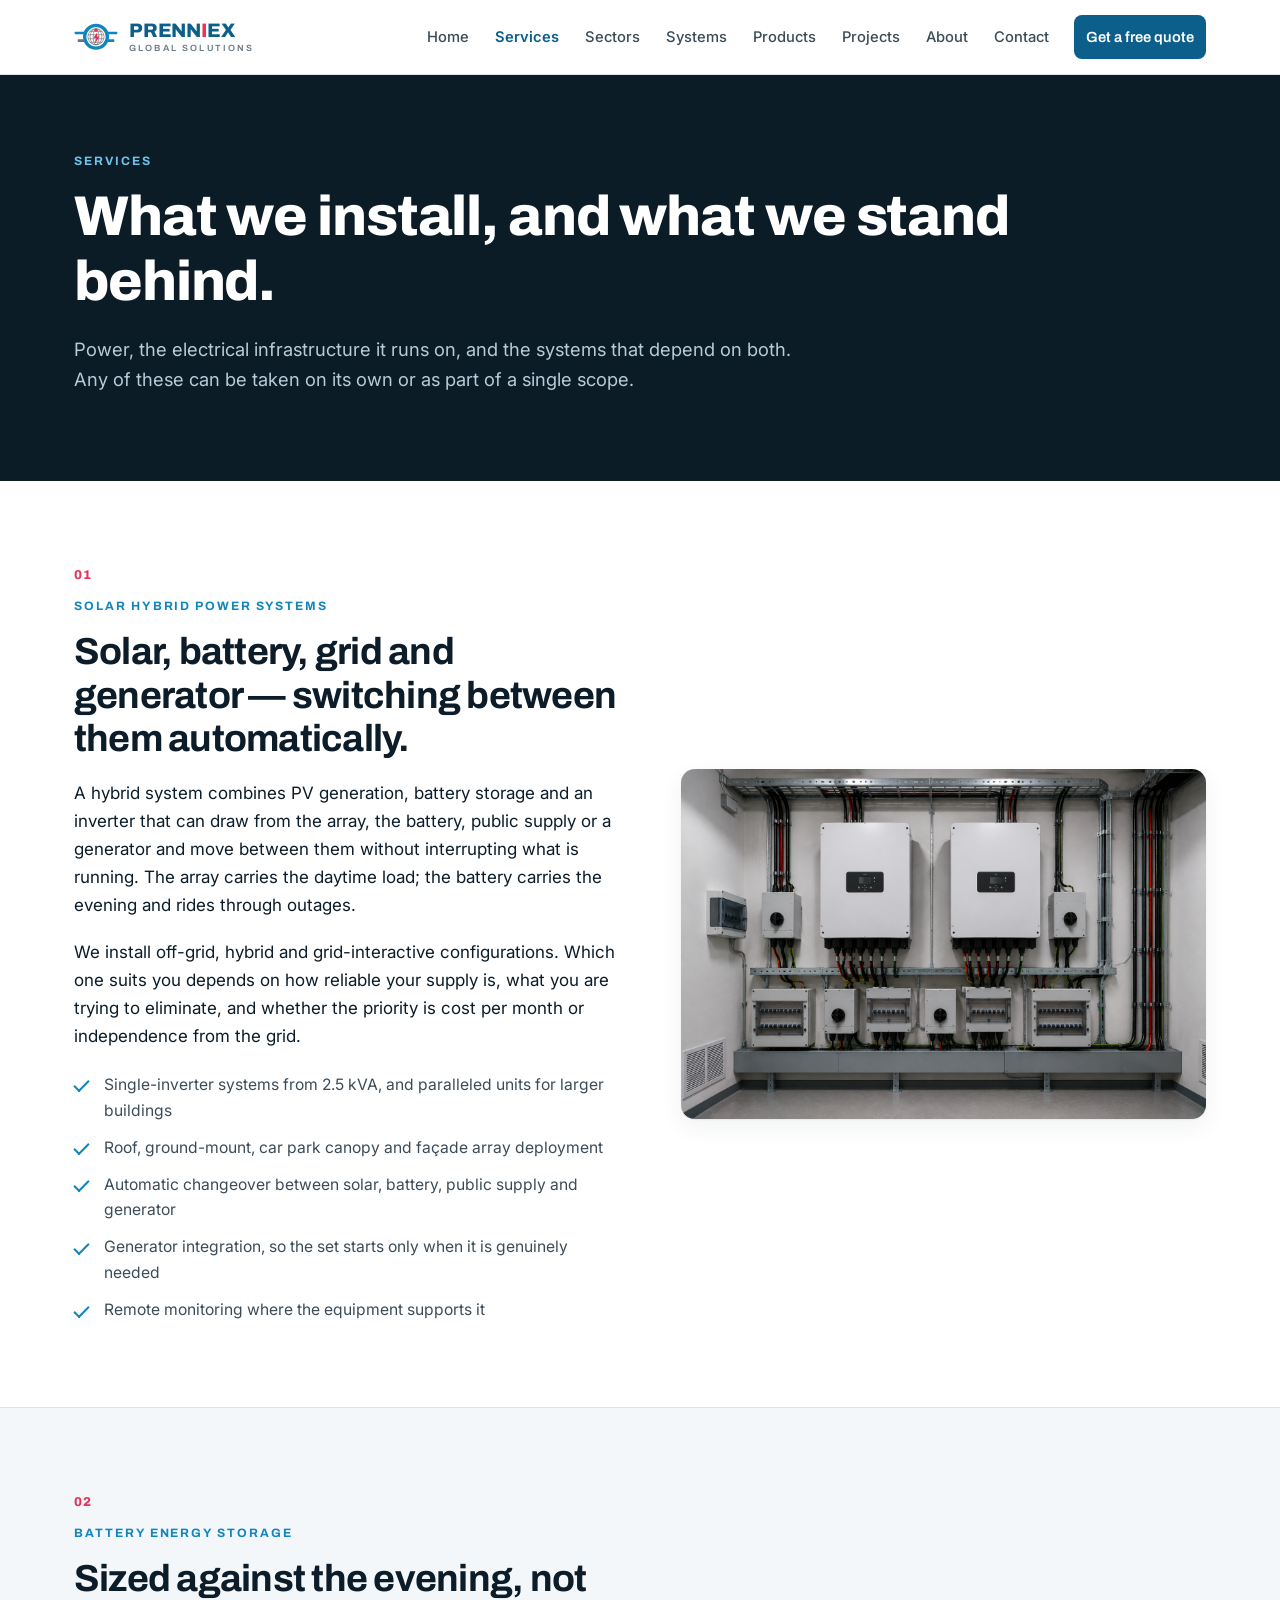
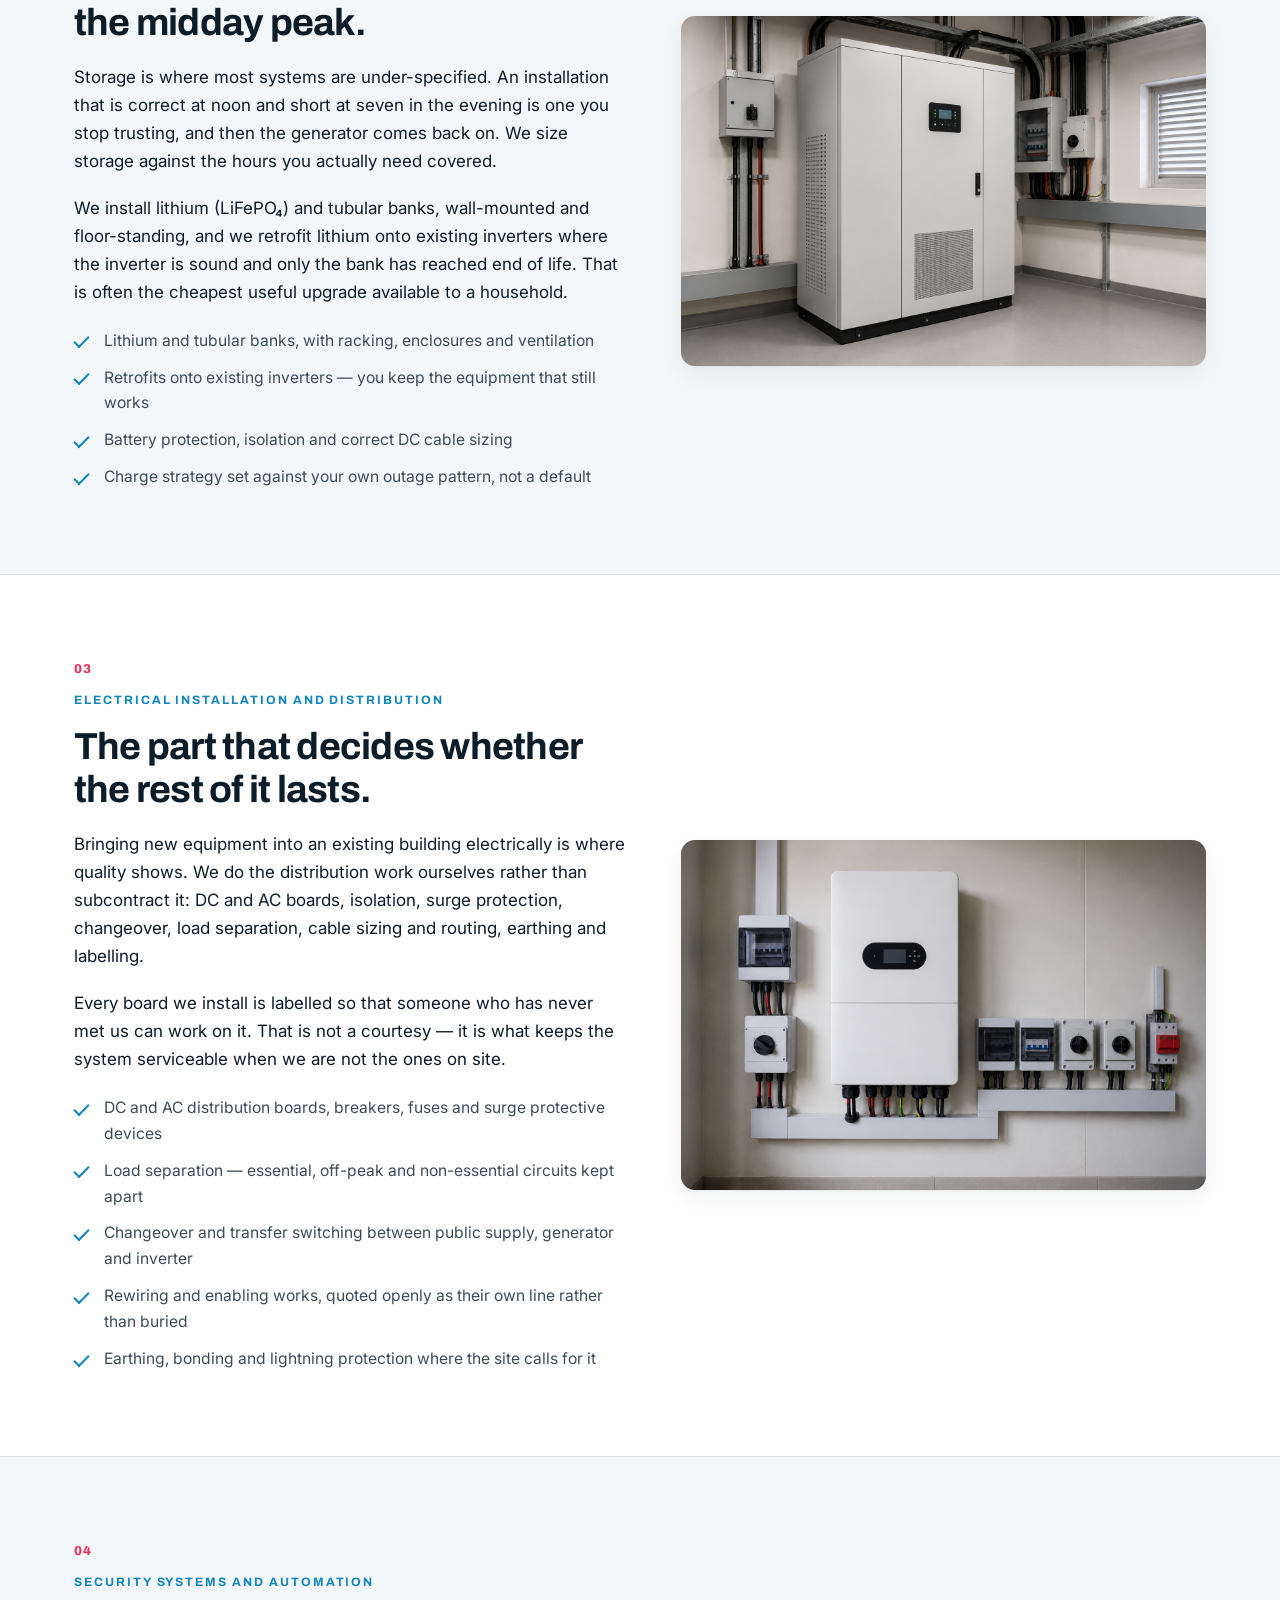
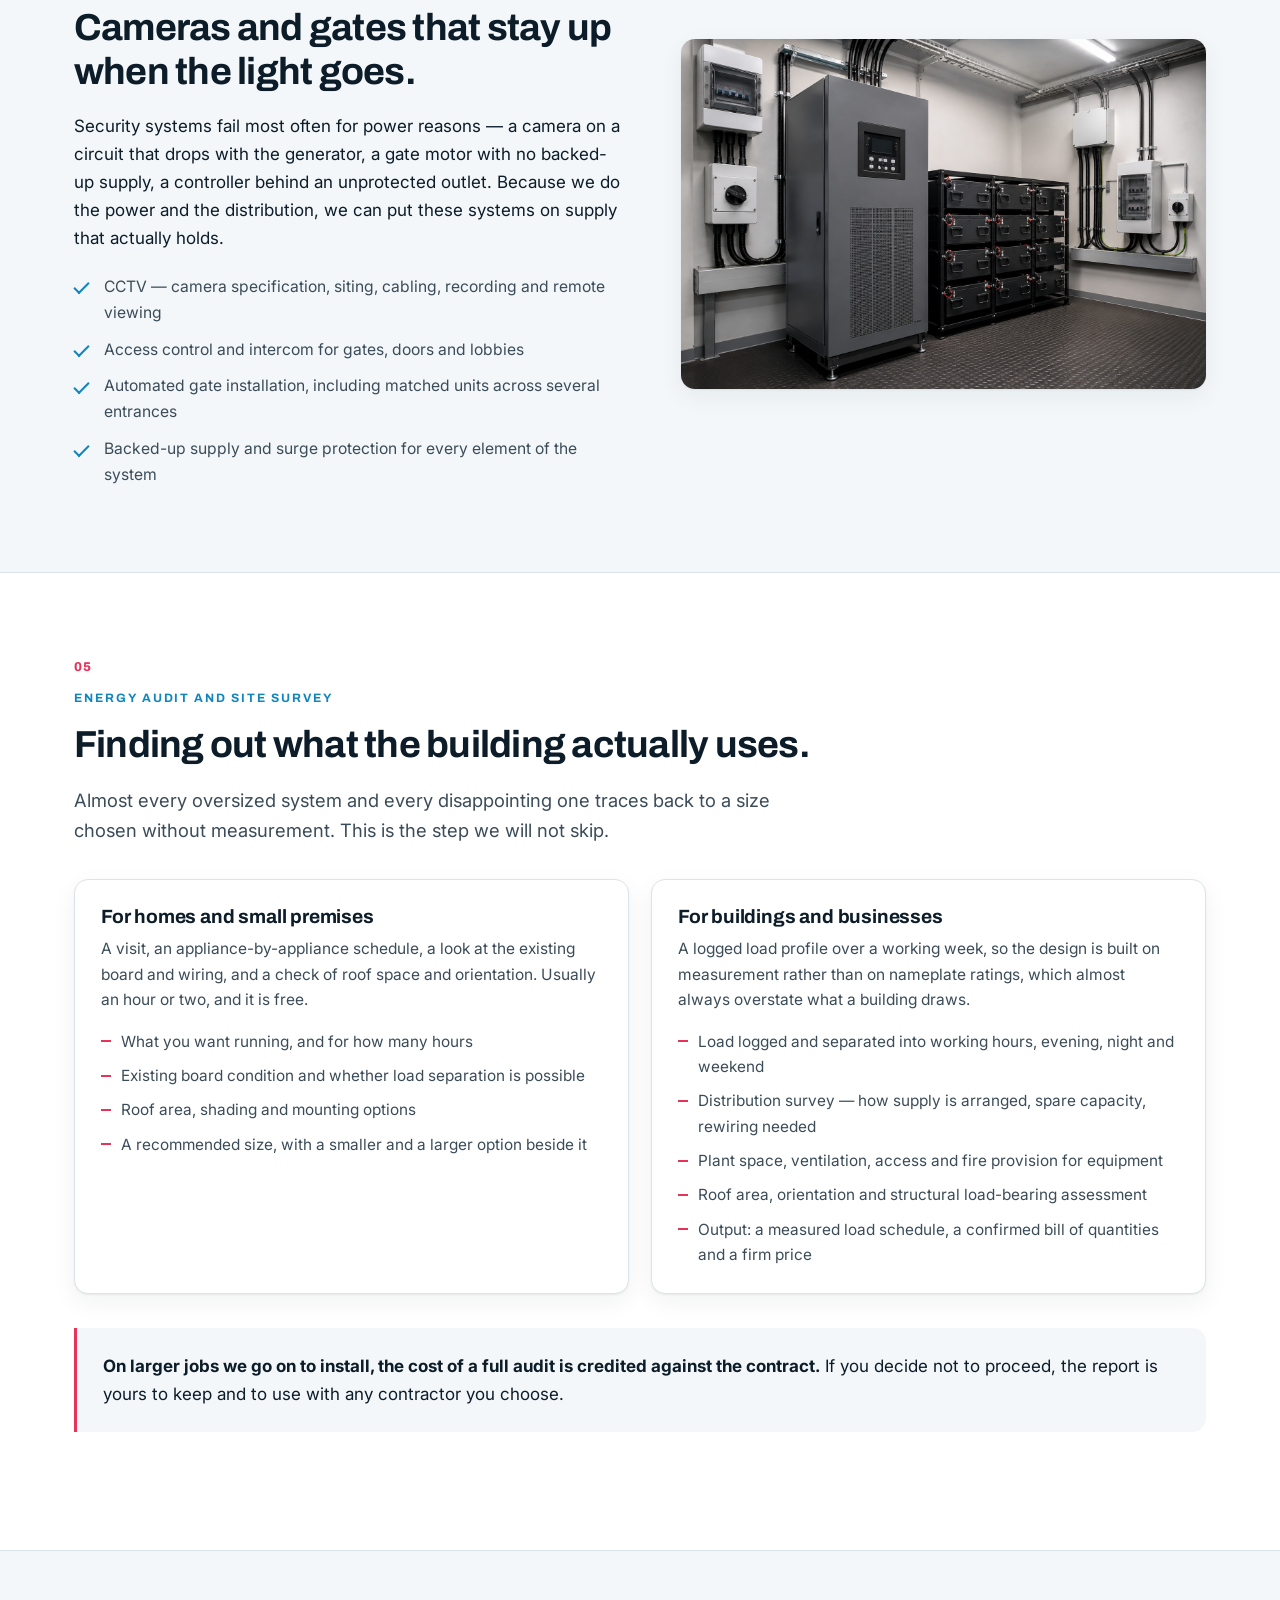
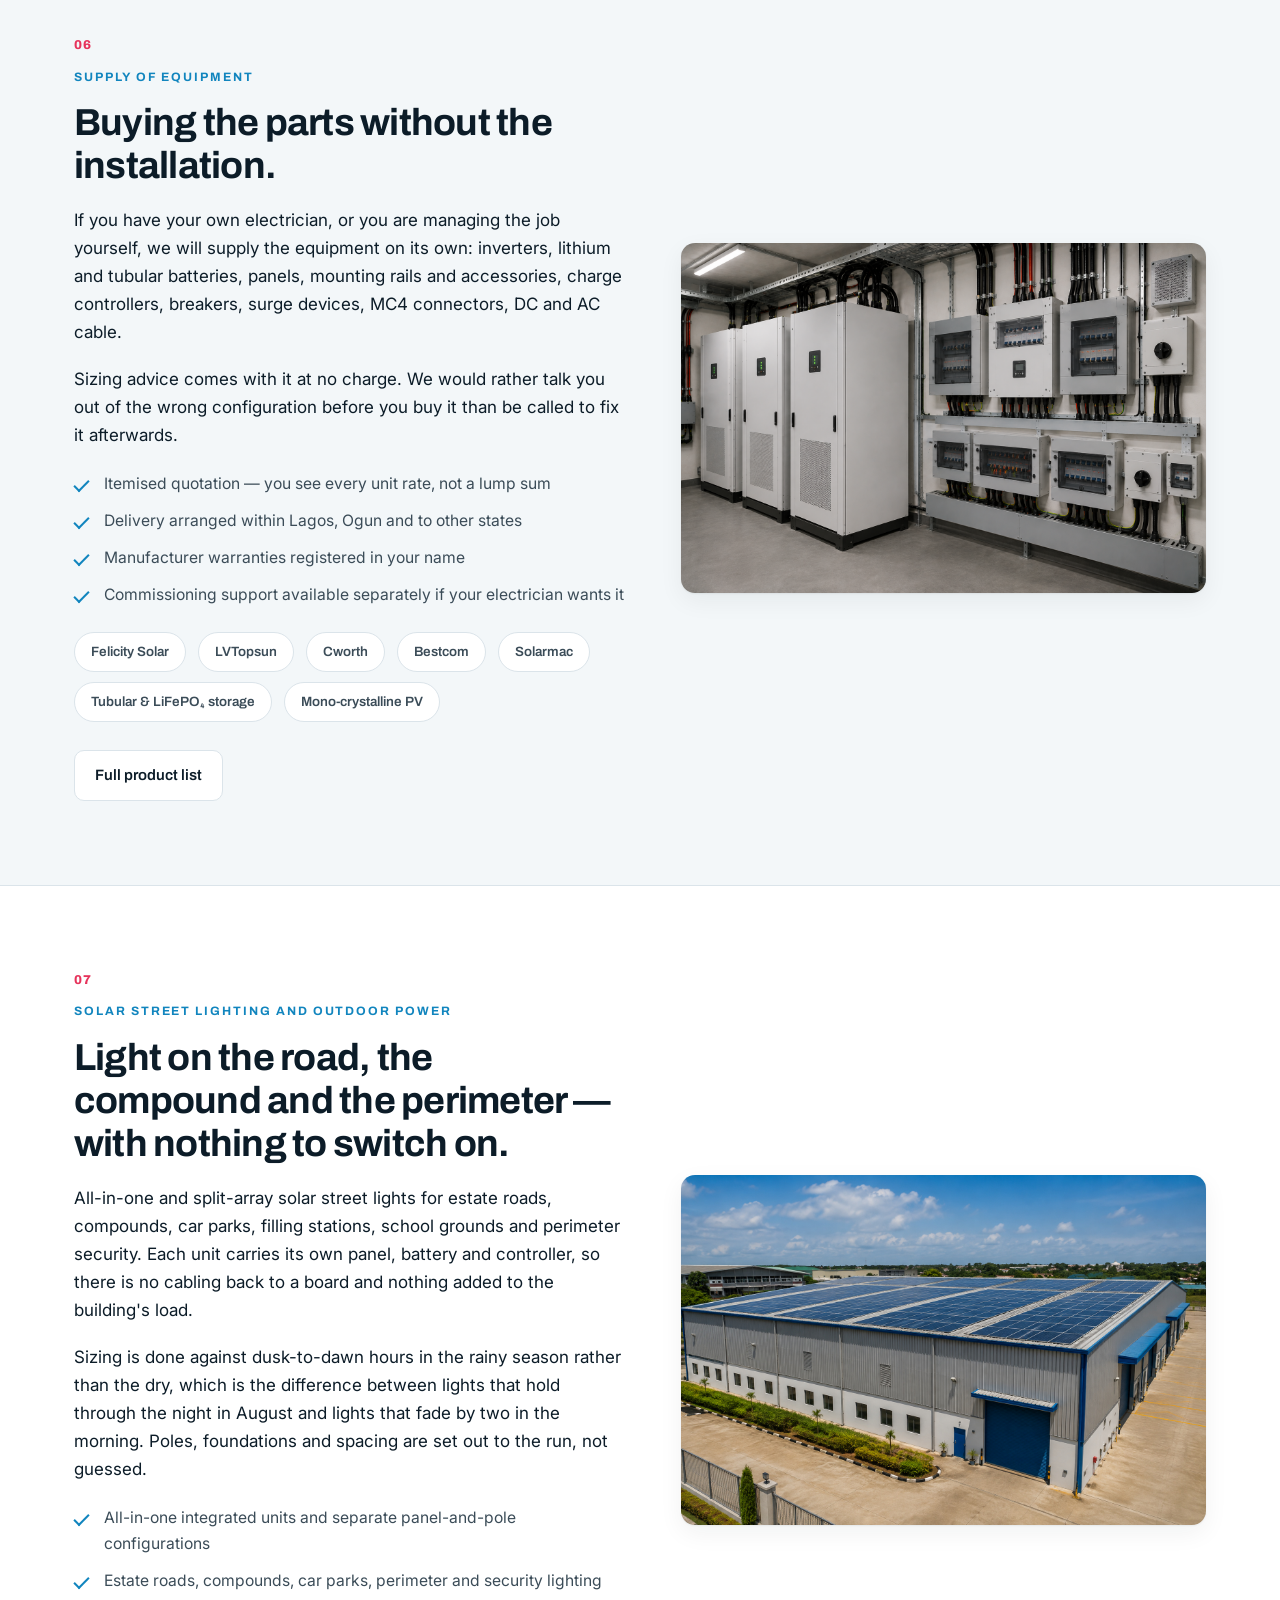
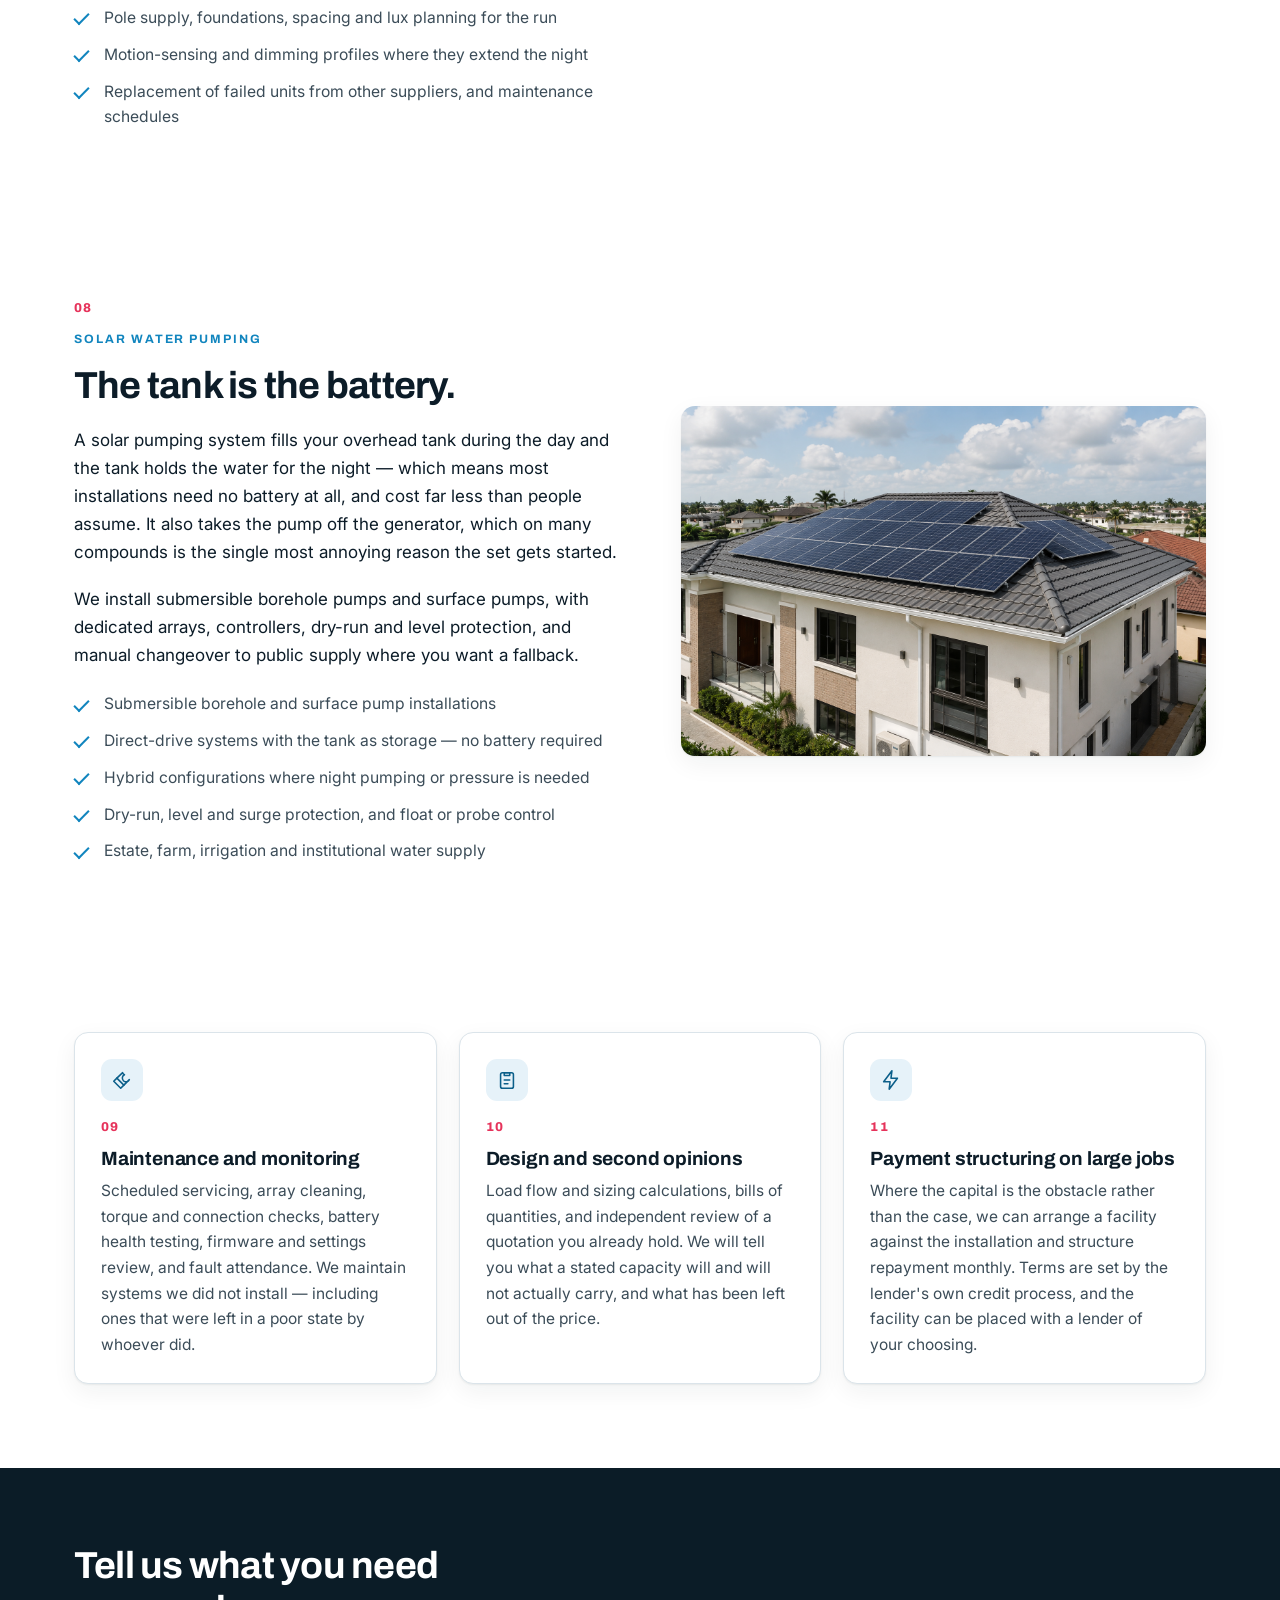
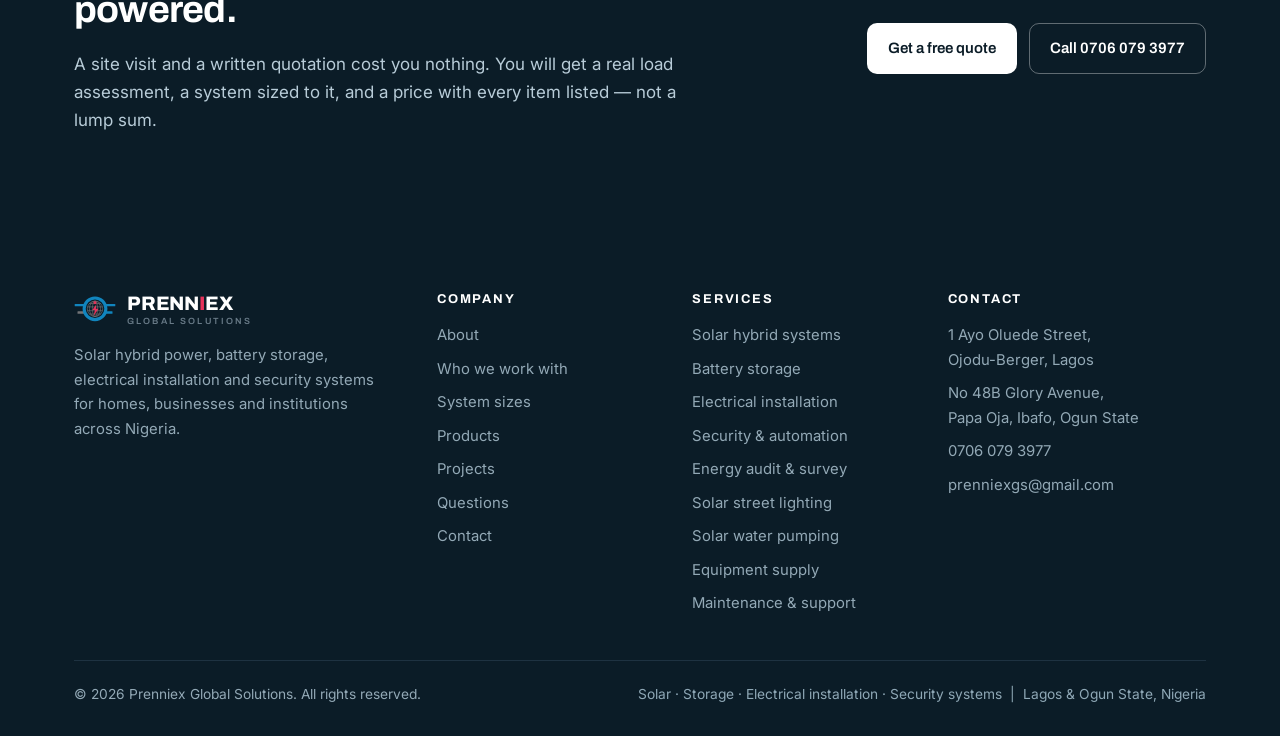
<file: services.html>
<!DOCTYPE html>
<html lang="en">
<head>
<meta charset="utf-8">
<meta name="viewport" content="width=device-width, initial-scale=1">
<title>Services — Prenniex Global Solutions</title>
<meta name="description" content="Solar hybrid systems, battery storage, electrical installation and distribution, security and automation, energy audits, equipment supply, maintenance and design services from Prenniex Global Solutions.">
<meta property="og:title" content="Services — Prenniex Global Solutions">
<meta property="og:description" content="Solar hybrid systems, battery storage, electrical installation and distribution, security and automation, energy audits, equipment supply, maintenance and design services from Prenniex Global Solutions.">
<meta property="og:type" content="website">
<meta property="og:site_name" content="Prenniex Global Solutions">
<link rel="icon" href="assets/favicon.svg" type="image/svg+xml">
<link rel="preconnect" href="https://fonts.googleapis.com">
<link rel="preconnect" href="https://fonts.gstatic.com" crossorigin>
<link href="https://fonts.googleapis.com/css2?family=Archivo:wght@600;700;800&family=Inter:wght@400;500;600&display=swap" rel="stylesheet">
<link rel="stylesheet" href="assets/styles.css">
</head>
<body>
<header class="site-header">
  <div class="header-inner">
    <a class="brand" href="index.html">
      <svg aria-hidden="true" focusable="false" xmlns="http://www.w3.org/2000/svg" viewBox="0 0 120 100">
  <g fill="none">
    <rect x="2" y="34" width="30" height="7" rx="1.5" fill="#1185BE"/>
    <rect x="10" y="55" width="22" height="7" rx="1.5" fill="#727377"/>
    <rect x="88" y="34" width="30" height="7" rx="1.5" fill="#1185BE"/>
    <rect x="88" y="55" width="22" height="7" rx="1.5" fill="#1185BE"/>
    <circle cx="60" cy="48" r="31" stroke="#1185BE" stroke-width="9"/>
  </g>
  <g stroke="#727377" stroke-width="1.8" fill="none">
    <circle cx="60" cy="48" r="22"/>
    <ellipse cx="60" cy="48" rx="7.5" ry="22"/>
    <ellipse cx="60" cy="48" rx="16" ry="22"/>
    <path d="M38.6 42.5h42.8M38.6 53.5h42.8M43 33h34M43 63h34"/>
  </g>
  <circle cx="60" cy="30.5" r="4.2" fill="#E6335B"/>
  <path d="M63.5 35.5 52.5 51.5h7.2L56 68.5 70 47.5h-7.4z" fill="#E6335B"/>
</svg>
      <span class="brand-text">
        <span class="brand-name">PRENN<span class="i">I</span>EX</span>
        <span class="brand-sub">GLOBAL SOLUTIONS</span>
      </span>
    </a>
    <button class="menu-toggle" aria-expanded="false" aria-controls="primary-nav">Menu</button>
    <nav class="nav" id="primary-nav">
      <a href="index.html">Home</a>
      <a href="services.html" aria-current="page">Services</a>
      <a href="sectors.html">Sectors</a>
      <a href="systems.html">Systems</a>
      <a href="products.html">Products</a>
      <a href="projects.html">Projects</a>
      <a href="about.html">About</a>
      <a href="contact.html">Contact</a>
      <a class="btn btn--primary" href="contact.html">Get a free quote</a>
    </nav>
  </div>
</header>

<section class="pagehead">
  <div class="wrap">
    <p class="eyebrow">Services</p>
    <h1>What we install, and what we stand behind.</h1>
    <p class="lede">Power, the electrical infrastructure it runs on, and the systems that depend on both. Any of these can be taken on its own or as part of a single scope.</p>
  </div>
</section>

<section class="section" id="hybrid">
  <div class="wrap split">
    <div>
      <span class="kicker-num">01</span>
      <p class="eyebrow">Solar hybrid power systems</p>
      <h2>Solar, battery, grid and generator — switching between them automatically.</h2>
      <p>A hybrid system combines PV generation, battery storage and an inverter that can draw from the array, the battery, public supply or a generator and move between them without interrupting what is running. The array carries the daytime load; the battery carries the evening and rides through outages.</p>
      <p>We install off-grid, hybrid and grid-interactive configurations. Which one suits you depends on how reliable your supply is, what you are trying to eliminate, and whether the priority is cost per month or independence from the grid.</p>
      <ul class="ticks">
        <li>Single-inverter systems from 2.5 kVA, and paralleled units for larger buildings</li>
        <li>Roof, ground-mount, car park canopy and façade array deployment</li>
        <li>Automatic changeover between solar, battery, public supply and generator</li>
        <li>Generator integration, so the set starts only when it is genuinely needed</li>
        <li>Remote monitoring where the equipment supports it</li>
      </ul>
    </div>
    <div class="split-media"><img src="assets/img/twin-hybrid-inverters.jpg" alt="Two hybrid inverters mounted on a board with PV isolators and metering"></div>
  </div>
</section>

<section class="section section--surface" id="storage">
  <div class="wrap split split--rev">
    <div class="split-media"><img src="assets/img/lithium-storage-unit.jpg" alt="Floor-standing lithium storage unit installed by Prenniex"></div>
    <div>
      <span class="kicker-num">02</span>
      <p class="eyebrow">Battery energy storage</p>
      <h2>Sized against the evening, not the midday peak.</h2>
      <p>Storage is where most systems are under-specified. An installation that is correct at noon and short at seven in the evening is one you stop trusting, and then the generator comes back on. We size storage against the hours you actually need covered.</p>
      <p>We install lithium (LiFePO&#8324;) and tubular banks, wall-mounted and floor-standing, and we retrofit lithium onto existing inverters where the inverter is sound and only the bank has reached end of life. That is often the cheapest useful upgrade available to a household.</p>
      <ul class="ticks">
        <li>Lithium and tubular banks, with racking, enclosures and ventilation</li>
        <li>Retrofits onto existing inverters — you keep the equipment that still works</li>
        <li>Battery protection, isolation and correct DC cable sizing</li>
        <li>Charge strategy set against your own outage pattern, not a default</li>
      </ul>
    </div>
  </div>
</section>

<section class="section" id="electrical">
  <div class="wrap split">
    <div>
      <span class="kicker-num">03</span>
      <p class="eyebrow">Electrical installation and distribution</p>
      <h2>The part that decides whether the rest of it lasts.</h2>
      <p>Bringing new equipment into an existing building electrically is where quality shows. We do the distribution work ourselves rather than subcontract it: DC and AC boards, isolation, surge protection, changeover, load separation, cable sizing and routing, earthing and labelling.</p>
      <p>Every board we install is labelled so that someone who has never met us can work on it. That is not a courtesy — it is what keeps the system serviceable when we are not the ones on site.</p>
      <ul class="ticks">
        <li>DC and AC distribution boards, breakers, fuses and surge protective devices</li>
        <li>Load separation — essential, off-peak and non-essential circuits kept apart</li>
        <li>Changeover and transfer switching between public supply, generator and inverter</li>
        <li>Rewiring and enabling works, quoted openly as their own line rather than buried</li>
        <li>Earthing, bonding and lightning protection where the site calls for it</li>
      </ul>
    </div>
    <div class="split-media"><img src="assets/img/hybrid-inverter-wall.jpg" alt="Hybrid inverter and solar panel board mounted above a doorway"></div>
  </div>
</section>

<section class="section section--surface" id="security">
  <div class="wrap split split--rev">
    <div class="split-media"><img src="assets/img/inverter-room-standby.jpg" alt="Inverter and battery installation in an equipment room with fire extinguishers mounted"></div>
    <div>
      <span class="kicker-num">04</span>
      <p class="eyebrow">Security systems and automation</p>
      <h2>Cameras and gates that stay up when the light goes.</h2>
      <p>Security systems fail most often for power reasons — a camera on a circuit that drops with the generator, a gate motor with no backed-up supply, a controller behind an unprotected outlet. Because we do the power and the distribution, we can put these systems on supply that actually holds.</p>
      <ul class="ticks">
        <li>CCTV — camera specification, siting, cabling, recording and remote viewing</li>
        <li>Access control and intercom for gates, doors and lobbies</li>
        <li>Automated gate installation, including matched units across several entrances</li>
        <li>Backed-up supply and surge protection for every element of the system</li>
      </ul>
    </div>
  </div>
</section>

<section class="section" id="audit">
  <div class="wrap">
    <span class="kicker-num">05</span>
    <p class="eyebrow">Energy audit and site survey</p>
    <h2>Finding out what the building actually uses.</h2>
    <p class="lede">Almost every oversized system and every disappointing one traces back to a size chosen without measurement. This is the step we will not skip.</p>
    <div class="grid grid-2" style="margin-top:34px">
      <div class="card">
        <h3>For homes and small premises</h3>
        <p>A visit, an appliance-by-appliance schedule, a look at the existing board and wiring, and a check of roof space and orientation. Usually an hour or two, and it is free.</p>
        <ul class="dash">
          <li>What you want running, and for how many hours</li>
          <li>Existing board condition and whether load separation is possible</li>
          <li>Roof area, shading and mounting options</li>
          <li>A recommended size, with a smaller and a larger option beside it</li>
        </ul>
      </div>
      <div class="card">
        <h3>For buildings and businesses</h3>
        <p>A logged load profile over a working week, so the design is built on measurement rather than on nameplate ratings, which almost always overstate what a building draws.</p>
        <ul class="dash">
          <li>Load logged and separated into working hours, evening, night and weekend</li>
          <li>Distribution survey — how supply is arranged, spare capacity, rewiring needed</li>
          <li>Plant space, ventilation, access and fire provision for equipment</li>
          <li>Roof area, orientation and structural load-bearing assessment</li>
          <li>Output: a measured load schedule, a confirmed bill of quantities and a firm price</li>
        </ul>
      </div>
    </div>
    <div class="callout">
      <p><strong>On larger jobs we go on to install, the cost of a full audit is credited against the contract.</strong> If you decide not to proceed, the report is yours to keep and to use with any contractor you choose.</p>
    </div>
  </div>
</section>

<section class="section section--surface" id="supply">
  <div class="wrap split">
    <div>
      <span class="kicker-num">06</span>
      <p class="eyebrow">Supply of equipment</p>
      <h2>Buying the parts without the installation.</h2>
      <p>If you have your own electrician, or you are managing the job yourself, we will supply the equipment on its own: inverters, lithium and tubular batteries, panels, mounting rails and accessories, charge controllers, breakers, surge devices, MC4 connectors, DC and AC cable.</p>
      <p>Sizing advice comes with it at no charge. We would rather talk you out of the wrong configuration before you buy it than be called to fix it afterwards.</p>
      <ul class="ticks">
        <li>Itemised quotation — you see every unit rate, not a lump sum</li>
        <li>Delivery arranged within Lagos, Ogun and to other states</li>
        <li>Manufacturer warranties registered in your name</li>
        <li>Commissioning support available separately if your electrician wants it</li>
      </ul>
      
    <div class="brands">
      <span>Felicity Solar</span><span>LVTopsun</span><span>Cworth</span><span>Bestcom</span>
      <span>Solarmac</span><span>Tubular &amp; LiFePO&#8324; storage</span><span>Mono-crystalline PV</span>
    </div>

      <div class="btn-row"><a class="btn btn--ghost" href="products.html">Full product list</a></div>
    </div>
    <div class="split-media"><img src="assets/img/storage-and-boards.jpg" alt="Inverter, boards and storage installed together"></div>
  </div>
</section>

<section class="section" id="lighting">
  <div class="wrap split split--rev">
    <div class="split-media"><img src="assets/img/industrial-roof-exterior.jpg" alt="Solar installation on a secured compound"></div>
    <div>
      <span class="kicker-num">07</span>
      <p class="eyebrow">Solar street lighting and outdoor power</p>
      <h2>Light on the road, the compound and the perimeter — with nothing to switch on.</h2>
      <p>All-in-one and split-array solar street lights for estate roads, compounds, car parks, filling stations, school grounds and perimeter security. Each unit carries its own panel, battery and controller, so there is no cabling back to a board and nothing added to the building's load.</p>
      <p>Sizing is done against dusk-to-dawn hours in the rainy season rather than the dry, which is the difference between lights that hold through the night in August and lights that fade by two in the morning. Poles, foundations and spacing are set out to the run, not guessed.</p>
      <ul class="ticks">
        <li>All-in-one integrated units and separate panel-and-pole configurations</li>
        <li>Estate roads, compounds, car parks, perimeter and security lighting</li>
        <li>Pole supply, foundations, spacing and lux planning for the run</li>
        <li>Motion-sensing and dimming profiles where they extend the night</li>
        <li>Replacement of failed units from other suppliers, and maintenance schedules</li>
      </ul>
    </div>
  </div>
</section>

<section class="section" id="pumping">
  <div class="wrap split">
    <div>
      <span class="kicker-num">08</span>
      <p class="eyebrow">Solar water pumping</p>
      <h2>The tank is the battery.</h2>
      <p>A solar pumping system fills your overhead tank during the day and the tank holds the water for the night — which means most installations need no battery at all, and cost far less than people assume. It also takes the pump off the generator, which on many compounds is the single most annoying reason the set gets started.</p>
      <p>We install submersible borehole pumps and surface pumps, with dedicated arrays, controllers, dry-run and level protection, and manual changeover to public supply where you want a fallback.</p>
      <ul class="ticks">
        <li>Submersible borehole and surface pump installations</li>
        <li>Direct-drive systems with the tank as storage — no battery required</li>
        <li>Hybrid configurations where night pumping or pressure is needed</li>
        <li>Dry-run, level and surge protection, and float or probe control</li>
        <li>Estate, farm, irrigation and institutional water supply</li>
      </ul>
    </div>
    <div class="split-media"><img src="assets/img/residential-roof-array.jpg" alt="Rooftop solar array serving a residential property"></div>
  </div>
</section>

<section class="section" id="maintenance">
  <div class="wrap">
    <div class="grid grid-3">
      <div class="card">
        <span class="card-icon"><svg viewBox="0 0 24 24"><path d="M14.7 6.3a4 4 0 105.3 5.3L14 17.6 6.4 10 12.7 4a4 4 0 002 2.3z"/><path d="M6.4 10L3 13.4l7.6 7.6L14 17.6"/></svg></span>
        <span class="kicker-num">09</span>
        <h3>Maintenance and monitoring</h3>
        <p>Scheduled servicing, array cleaning, torque and connection checks, battery health testing, firmware and settings review, and fault attendance. We maintain systems we did not install — including ones that were left in a poor state by whoever did.</p>
      </div>
      <div class="card">
        <span class="card-icon"><svg viewBox="0 0 24 24"><rect x="5" y="4" width="14" height="17" rx="2"/><path d="M9 4h6v3H9zM9 12h6M9 16h4"/></svg></span>
        <span class="kicker-num">10</span>
        <h3>Design and second opinions</h3>
        <p>Load flow and sizing calculations, bills of quantities, and independent review of a quotation you already hold. We will tell you what a stated capacity will and will not actually carry, and what has been left out of the price.</p>
      </div>
      <div class="card">
        <span class="card-icon"><svg viewBox="0 0 24 24"><path d="M13 2L4 14h7l-1 8 9-12h-7z"/></svg></span>
        <span class="kicker-num">11</span>
        <h3>Payment structuring on large jobs</h3>
        <p>Where the capital is the obstacle rather than the case, we can arrange a facility against the installation and structure repayment monthly. Terms are set by the lender's own credit process, and the facility can be placed with a lender of your choosing.</p>
      </div>
    </div>
  </div>
</section>

<section class="cta">
  <div class="wrap cta-inner">
    <div>
      <h2>Tell us what you need powered.</h2>
      <p>A site visit and a written quotation cost you nothing. You will get a real load assessment, a system sized to it, and a price with every item listed — not a lump sum.</p>
    </div>
    <div class="btn-row" style="margin:0">
      <a class="btn btn--light" href="contact.html">Get a free quote</a>
      <a class="btn btn--outline-light" href="tel:+2347060793977">Call 0706 079 3977</a>
    </div>
  </div>
</section>

<footer class="site-footer">
  <div class="wrap">
    <div class="footer-grid">
      <div class="footer-brand">
        <a class="brand" href="index.html" style="color:#fff">
          <svg aria-hidden="true" focusable="false" xmlns="http://www.w3.org/2000/svg" viewBox="0 0 120 100">
  <g fill="none">
    <rect x="2" y="34" width="30" height="7" rx="1.5" fill="#1185BE"/>
    <rect x="10" y="55" width="22" height="7" rx="1.5" fill="#727377"/>
    <rect x="88" y="34" width="30" height="7" rx="1.5" fill="#1185BE"/>
    <rect x="88" y="55" width="22" height="7" rx="1.5" fill="#1185BE"/>
    <circle cx="60" cy="48" r="31" stroke="#1185BE" stroke-width="9"/>
  </g>
  <g stroke="#727377" stroke-width="1.8" fill="none">
    <circle cx="60" cy="48" r="22"/>
    <ellipse cx="60" cy="48" rx="7.5" ry="22"/>
    <ellipse cx="60" cy="48" rx="16" ry="22"/>
    <path d="M38.6 42.5h42.8M38.6 53.5h42.8M43 33h34M43 63h34"/>
  </g>
  <circle cx="60" cy="30.5" r="4.2" fill="#E6335B"/>
  <path d="M63.5 35.5 52.5 51.5h7.2L56 68.5 70 47.5h-7.4z" fill="#E6335B"/>
</svg>
          <span class="brand-text">
            <span class="brand-name">PRENN<span class="i">I</span>EX</span>
            <span class="brand-sub">GLOBAL SOLUTIONS</span>
          </span>
        </a>
        <p>Solar hybrid power, battery storage, electrical installation and security systems for homes, businesses and institutions across Nigeria.</p>
      </div>
      <div>
        <h4>Company</h4>
        <ul>
          <li><a href="about.html">About</a></li>
          <li><a href="sectors.html">Who we work with</a></li>
          <li><a href="systems.html">System sizes</a></li>
          <li><a href="products.html">Products</a></li>
          <li><a href="projects.html">Projects</a></li>
          <li><a href="faq.html">Questions</a></li>
          <li><a href="contact.html">Contact</a></li>
        </ul>
      </div>
      <div>
        <h4>Services</h4>
        <ul>
          <li><a href="services.html#hybrid">Solar hybrid systems</a></li>
          <li><a href="services.html#storage">Battery storage</a></li>
          <li><a href="services.html#electrical">Electrical installation</a></li>
          <li><a href="services.html#security">Security &amp; automation</a></li>
          <li><a href="services.html#audit">Energy audit &amp; survey</a></li>
          <li><a href="services.html#lighting">Solar street lighting</a></li>
          <li><a href="services.html#pumping">Solar water pumping</a></li>
          <li><a href="services.html#supply">Equipment supply</a></li>
          <li><a href="services.html#maintenance">Maintenance &amp; support</a></li>
        </ul>
      </div>
      <div>
        <h4>Contact</h4>
        <ul>
          <li>1 Ayo Oluede Street,<br>Ojodu-Berger, Lagos</li>
          <li>No 48B Glory Avenue,<br>Papa Oja, Ibafo, Ogun State</li>
          <li><a href="tel:+2347060793977">0706 079 3977</a></li>
          <li><a href="mailto:prenniexgs@gmail.com">prenniexgs@gmail.com</a></li>
        </ul>
      </div>
    </div>
    <div class="footer-bottom">
      <span>&copy; 2026 Prenniex Global Solutions. All rights reserved.</span>
      <span class="parent-note">Solar · Storage · Electrical installation · Security systems &nbsp;|&nbsp; Lagos &amp; Ogun State, Nigeria</span>
    </div>
  </div>
</footer>
<script>
(function(){
  var t=document.querySelector('.menu-toggle'), n=document.getElementById('primary-nav');
  if(!t||!n) return;
  t.addEventListener('click', function(){
    var open=n.classList.toggle('open');
    t.setAttribute('aria-expanded', open?'true':'false');
  });
  n.addEventListener('click', function(e){ if(e.target.tagName==='A') n.classList.remove('open'); });
})();
</script>
</body>
</html>
</file>
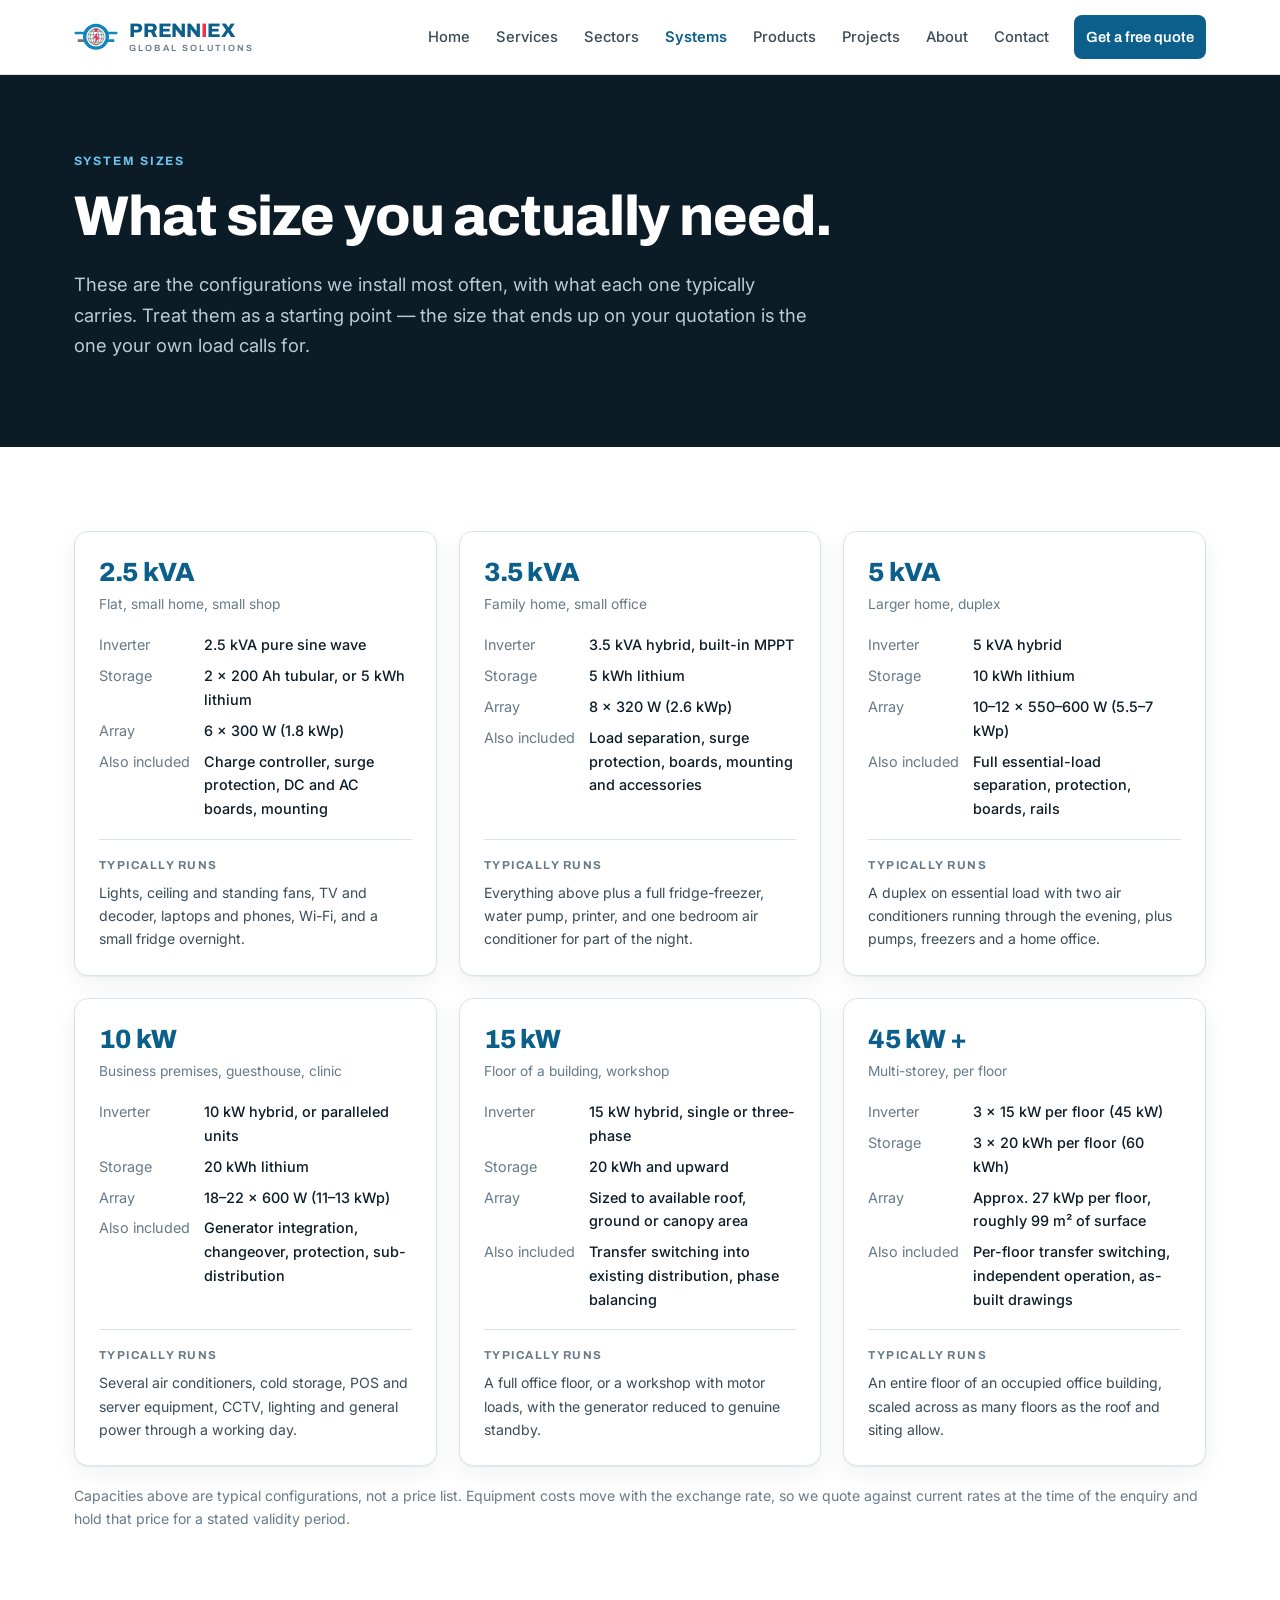
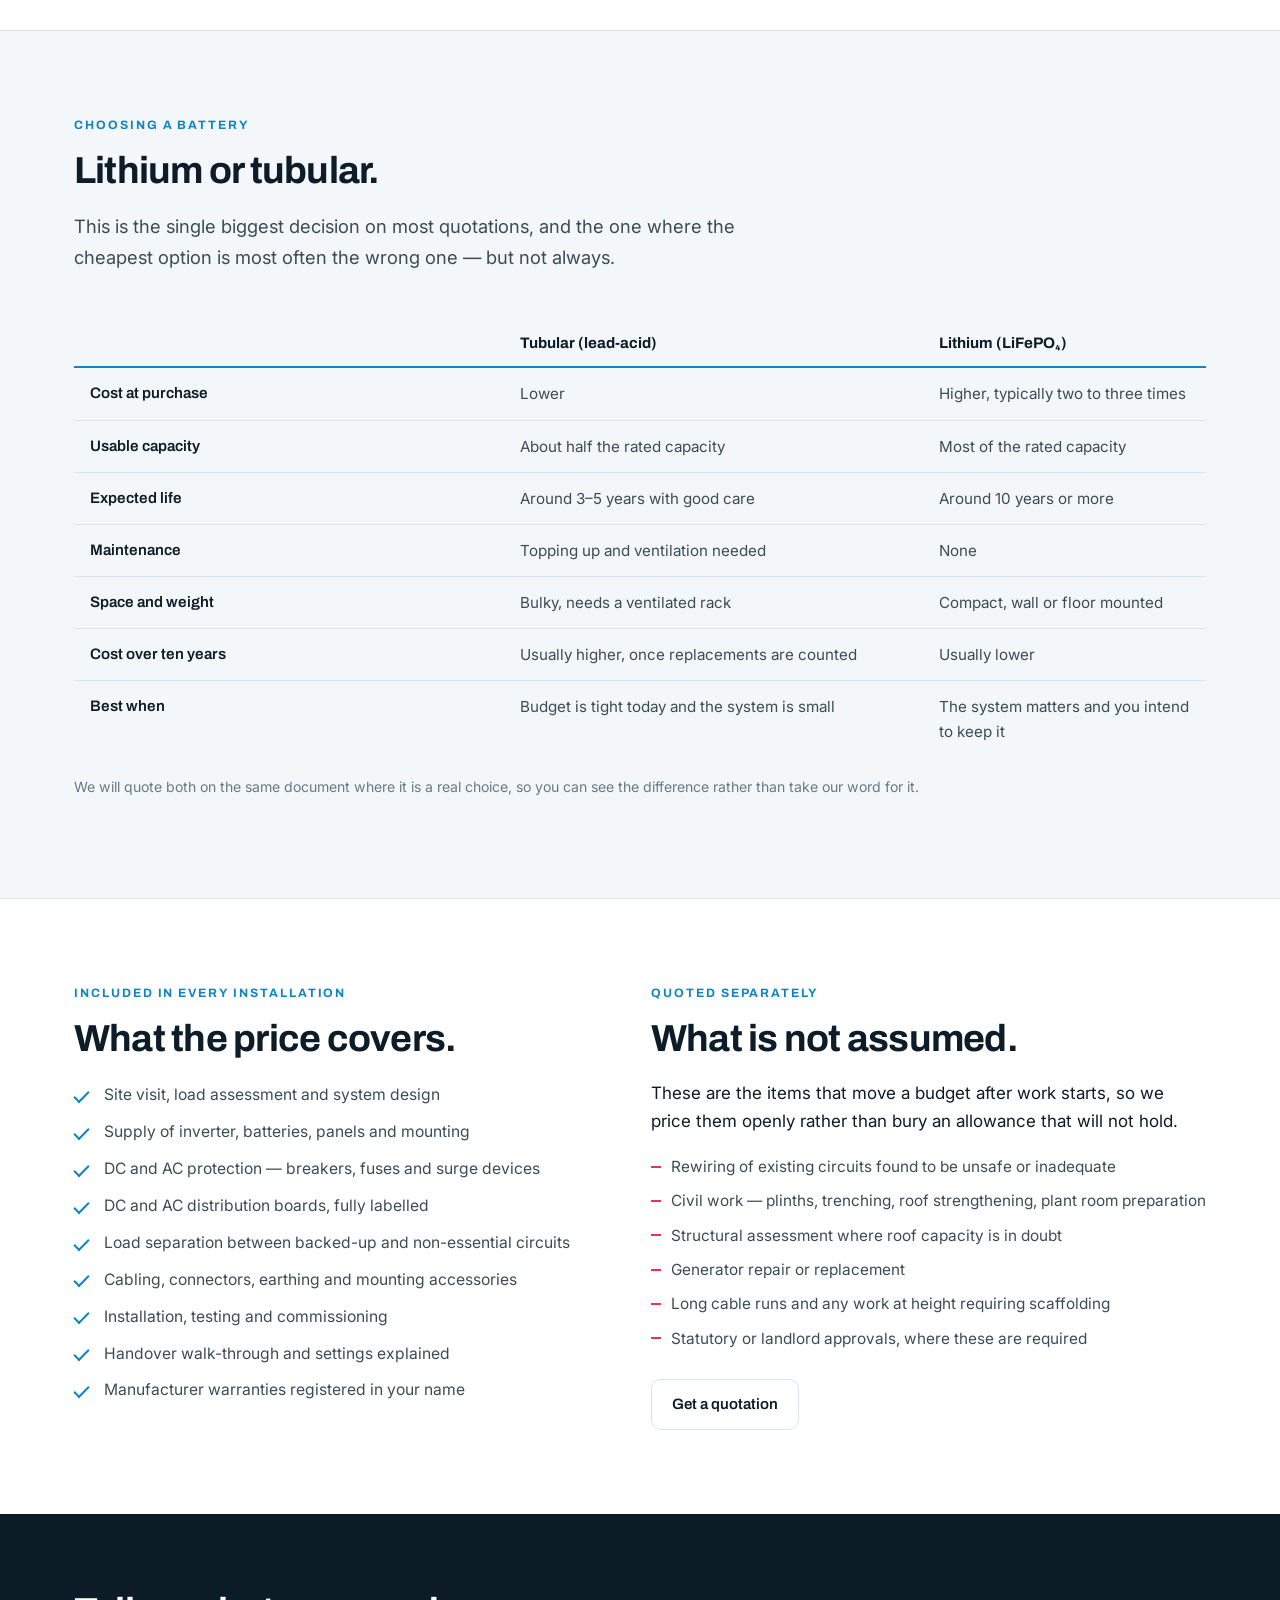
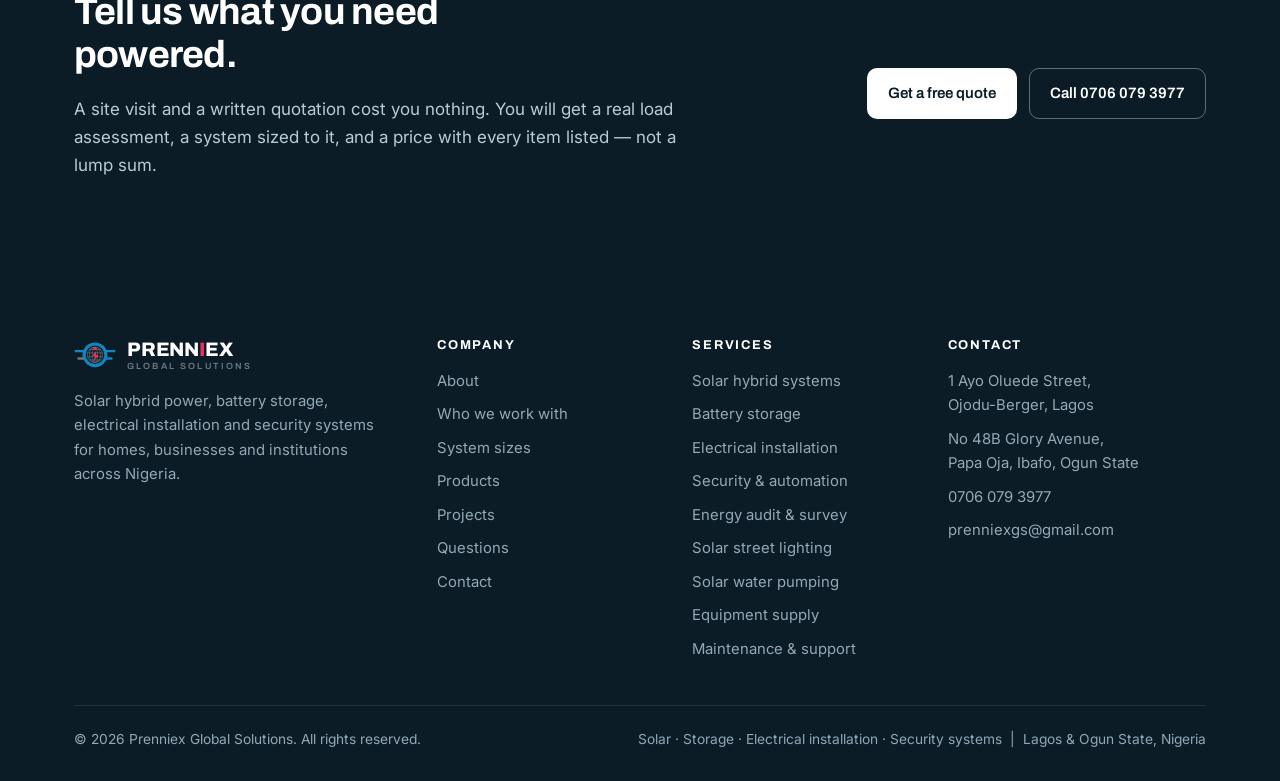
<file: systems.html>
<!DOCTYPE html>
<html lang="en">
<head>
<meta charset="utf-8">
<meta name="viewport" content="width=device-width, initial-scale=1">
<title>System sizes — Prenniex Global Solutions</title>
<meta name="description" content="Typical solar and inverter system configurations from 2.5 kVA to 45 kW and above, what each one runs, a lithium versus tubular battery comparison, and what is and is not included in an installation.">
<meta property="og:title" content="System sizes — Prenniex Global Solutions">
<meta property="og:description" content="Typical solar and inverter system configurations from 2.5 kVA to 45 kW and above, what each one runs, a lithium versus tubular battery comparison, and what is and is not included in an installation.">
<meta property="og:type" content="website">
<meta property="og:site_name" content="Prenniex Global Solutions">
<link rel="icon" href="assets/favicon.svg" type="image/svg+xml">
<link rel="preconnect" href="https://fonts.googleapis.com">
<link rel="preconnect" href="https://fonts.gstatic.com" crossorigin>
<link href="https://fonts.googleapis.com/css2?family=Archivo:wght@600;700;800&family=Inter:wght@400;500;600&display=swap" rel="stylesheet">
<link rel="stylesheet" href="assets/styles.css">
</head>
<body>
<header class="site-header">
  <div class="header-inner">
    <a class="brand" href="index.html">
      <svg aria-hidden="true" focusable="false" xmlns="http://www.w3.org/2000/svg" viewBox="0 0 120 100">
  <g fill="none">
    <rect x="2" y="34" width="30" height="7" rx="1.5" fill="#1185BE"/>
    <rect x="10" y="55" width="22" height="7" rx="1.5" fill="#727377"/>
    <rect x="88" y="34" width="30" height="7" rx="1.5" fill="#1185BE"/>
    <rect x="88" y="55" width="22" height="7" rx="1.5" fill="#1185BE"/>
    <circle cx="60" cy="48" r="31" stroke="#1185BE" stroke-width="9"/>
  </g>
  <g stroke="#727377" stroke-width="1.8" fill="none">
    <circle cx="60" cy="48" r="22"/>
    <ellipse cx="60" cy="48" rx="7.5" ry="22"/>
    <ellipse cx="60" cy="48" rx="16" ry="22"/>
    <path d="M38.6 42.5h42.8M38.6 53.5h42.8M43 33h34M43 63h34"/>
  </g>
  <circle cx="60" cy="30.5" r="4.2" fill="#E6335B"/>
  <path d="M63.5 35.5 52.5 51.5h7.2L56 68.5 70 47.5h-7.4z" fill="#E6335B"/>
</svg>
      <span class="brand-text">
        <span class="brand-name">PRENN<span class="i">I</span>EX</span>
        <span class="brand-sub">GLOBAL SOLUTIONS</span>
      </span>
    </a>
    <button class="menu-toggle" aria-expanded="false" aria-controls="primary-nav">Menu</button>
    <nav class="nav" id="primary-nav">
      <a href="index.html">Home</a>
      <a href="services.html">Services</a>
      <a href="sectors.html">Sectors</a>
      <a href="systems.html" aria-current="page">Systems</a>
      <a href="products.html">Products</a>
      <a href="projects.html">Projects</a>
      <a href="about.html">About</a>
      <a href="contact.html">Contact</a>
      <a class="btn btn--primary" href="contact.html">Get a free quote</a>
    </nav>
  </div>
</header>

<section class="pagehead">
  <div class="wrap">
    <p class="eyebrow">System sizes</p>
    <h1>What size you actually need.</h1>
    <p class="lede">These are the configurations we install most often, with what each one typically carries. Treat them as a starting point — the size that ends up on your quotation is the one your own load calls for.</p>
  </div>
</section>

<section class="section">
  <div class="wrap">
    <div class="grid grid-3">

      <div class="plan">
        <span class="cap">2.5 kVA</span>
        <span class="for">Flat, small home, small shop</span>
        <dl>
          <dt>Inverter</dt><dd>2.5 kVA pure sine wave</dd>
          <dt>Storage</dt><dd>2 × 200 Ah tubular, or 5 kWh lithium</dd>
          <dt>Array</dt><dd>6 × 300 W (1.8 kWp)</dd>
          <dt>Also included</dt><dd>Charge controller, surge protection, DC and AC boards, mounting</dd>
        </dl>
        <div class="runs"><b>Typically runs</b>Lights, ceiling and standing fans, TV and decoder, laptops and phones, Wi-Fi, and a small fridge overnight.</div>
      </div>

      <div class="plan">
        <span class="cap">3.5 kVA</span>
        <span class="for">Family home, small office</span>
        <dl>
          <dt>Inverter</dt><dd>3.5 kVA hybrid, built-in MPPT</dd>
          <dt>Storage</dt><dd>5 kWh lithium</dd>
          <dt>Array</dt><dd>8 × 320 W (2.6 kWp)</dd>
          <dt>Also included</dt><dd>Load separation, surge protection, boards, mounting and accessories</dd>
        </dl>
        <div class="runs"><b>Typically runs</b>Everything above plus a full fridge-freezer, water pump, printer, and one bedroom air conditioner for part of the night.</div>
      </div>

      <div class="plan">
        <span class="cap">5 kVA</span>
        <span class="for">Larger home, duplex</span>
        <dl>
          <dt>Inverter</dt><dd>5 kVA hybrid</dd>
          <dt>Storage</dt><dd>10 kWh lithium</dd>
          <dt>Array</dt><dd>10–12 × 550–600 W (5.5–7 kWp)</dd>
          <dt>Also included</dt><dd>Full essential-load separation, protection, boards, rails</dd>
        </dl>
        <div class="runs"><b>Typically runs</b>A duplex on essential load with two air conditioners running through the evening, plus pumps, freezers and a home office.</div>
      </div>

      <div class="plan">
        <span class="cap">10 kW</span>
        <span class="for">Business premises, guesthouse, clinic</span>
        <dl>
          <dt>Inverter</dt><dd>10 kW hybrid, or paralleled units</dd>
          <dt>Storage</dt><dd>20 kWh lithium</dd>
          <dt>Array</dt><dd>18–22 × 600 W (11–13 kWp)</dd>
          <dt>Also included</dt><dd>Generator integration, changeover, protection, sub-distribution</dd>
        </dl>
        <div class="runs"><b>Typically runs</b>Several air conditioners, cold storage, POS and server equipment, CCTV, lighting and general power through a working day.</div>
      </div>

      <div class="plan">
        <span class="cap">15 kW</span>
        <span class="for">Floor of a building, workshop</span>
        <dl>
          <dt>Inverter</dt><dd>15 kW hybrid, single or three-phase</dd>
          <dt>Storage</dt><dd>20 kWh and upward</dd>
          <dt>Array</dt><dd>Sized to available roof, ground or canopy area</dd>
          <dt>Also included</dt><dd>Transfer switching into existing distribution, phase balancing</dd>
        </dl>
        <div class="runs"><b>Typically runs</b>A full office floor, or a workshop with motor loads, with the generator reduced to genuine standby.</div>
      </div>

      <div class="plan">
        <span class="cap">45 kW +</span>
        <span class="for">Multi-storey, per floor</span>
        <dl>
          <dt>Inverter</dt><dd>3 × 15 kW per floor (45 kW)</dd>
          <dt>Storage</dt><dd>3 × 20 kWh per floor (60 kWh)</dd>
          <dt>Array</dt><dd>Approx. 27 kWp per floor, roughly 99 m² of surface</dd>
          <dt>Also included</dt><dd>Per-floor transfer switching, independent operation, as-built drawings</dd>
        </dl>
        <div class="runs"><b>Typically runs</b>An entire floor of an occupied office building, scaled across as many floors as the roof and siting allow.</div>
      </div>

    </div>
    <p class="note">Capacities above are typical configurations, not a price list. Equipment costs move with the exchange rate, so we quote against current rates at the time of the enquiry and hold that price for a stated validity period.</p>
  </div>
</section>

<section class="section section--surface">
  <div class="wrap">
    <p class="eyebrow">Choosing a battery</p>
    <h2>Lithium or tubular.</h2>
    <p class="lede">This is the single biggest decision on most quotations, and the one where the cheapest option is most often the wrong one — but not always.</p>
    <div class="table-scroll">
      <table class="spec cmp" style="margin-top:26px">
        <thead><tr><th></th><th scope="col">Tubular (lead-acid)</th><th scope="col">Lithium (LiFePO&#8324;)</th></tr></thead>
        <tbody>
        <tr><th scope="row">Cost at purchase</th><td>Lower</td><td>Higher, typically two to three times</td></tr>
        <tr><th scope="row">Usable capacity</th><td>About half the rated capacity</td><td>Most of the rated capacity</td></tr>
        <tr><th scope="row">Expected life</th><td>Around 3–5 years with good care</td><td>Around 10 years or more</td></tr>
        <tr><th scope="row">Maintenance</th><td>Topping up and ventilation needed</td><td>None</td></tr>
        <tr><th scope="row">Space and weight</th><td>Bulky, needs a ventilated rack</td><td>Compact, wall or floor mounted</td></tr>
        <tr><th scope="row">Cost over ten years</th><td>Usually higher, once replacements are counted</td><td>Usually lower</td></tr>
        <tr><th scope="row">Best when</th><td>Budget is tight today and the system is small</td><td>The system matters and you intend to keep it</td></tr>
        </tbody>
      </table>
    </div>
    <p class="note">We will quote both on the same document where it is a real choice, so you can see the difference rather than take our word for it.</p>
  </div>
</section>

<section class="section">
  <div class="wrap">
    <div class="grid grid-2">
      <div>
        <p class="eyebrow">Included in every installation</p>
        <h2>What the price covers.</h2>
        <ul class="ticks">
          <li>Site visit, load assessment and system design</li>
          <li>Supply of inverter, batteries, panels and mounting</li>
          <li>DC and AC protection — breakers, fuses and surge devices</li>
          <li>DC and AC distribution boards, fully labelled</li>
          <li>Load separation between backed-up and non-essential circuits</li>
          <li>Cabling, connectors, earthing and mounting accessories</li>
          <li>Installation, testing and commissioning</li>
          <li>Handover walk-through and settings explained</li>
          <li>Manufacturer warranties registered in your name</li>
        </ul>
      </div>
      <div>
        <p class="eyebrow">Quoted separately</p>
        <h2>What is not assumed.</h2>
        <p>These are the items that move a budget after work starts, so we price them openly rather than bury an allowance that will not hold.</p>
        <ul class="dash">
          <li>Rewiring of existing circuits found to be unsafe or inadequate</li>
          <li>Civil work — plinths, trenching, roof strengthening, plant room preparation</li>
          <li>Structural assessment where roof capacity is in doubt</li>
          <li>Generator repair or replacement</li>
          <li>Long cable runs and any work at height requiring scaffolding</li>
          <li>Statutory or landlord approvals, where these are required</li>
        </ul>
        <div class="btn-row"><a class="btn btn--ghost" href="contact.html">Get a quotation</a></div>
      </div>
    </div>
  </div>
</section>

<section class="cta">
  <div class="wrap cta-inner">
    <div>
      <h2>Tell us what you need powered.</h2>
      <p>A site visit and a written quotation cost you nothing. You will get a real load assessment, a system sized to it, and a price with every item listed — not a lump sum.</p>
    </div>
    <div class="btn-row" style="margin:0">
      <a class="btn btn--light" href="contact.html">Get a free quote</a>
      <a class="btn btn--outline-light" href="tel:+2347060793977">Call 0706 079 3977</a>
    </div>
  </div>
</section>

<footer class="site-footer">
  <div class="wrap">
    <div class="footer-grid">
      <div class="footer-brand">
        <a class="brand" href="index.html" style="color:#fff">
          <svg aria-hidden="true" focusable="false" xmlns="http://www.w3.org/2000/svg" viewBox="0 0 120 100">
  <g fill="none">
    <rect x="2" y="34" width="30" height="7" rx="1.5" fill="#1185BE"/>
    <rect x="10" y="55" width="22" height="7" rx="1.5" fill="#727377"/>
    <rect x="88" y="34" width="30" height="7" rx="1.5" fill="#1185BE"/>
    <rect x="88" y="55" width="22" height="7" rx="1.5" fill="#1185BE"/>
    <circle cx="60" cy="48" r="31" stroke="#1185BE" stroke-width="9"/>
  </g>
  <g stroke="#727377" stroke-width="1.8" fill="none">
    <circle cx="60" cy="48" r="22"/>
    <ellipse cx="60" cy="48" rx="7.5" ry="22"/>
    <ellipse cx="60" cy="48" rx="16" ry="22"/>
    <path d="M38.6 42.5h42.8M38.6 53.5h42.8M43 33h34M43 63h34"/>
  </g>
  <circle cx="60" cy="30.5" r="4.2" fill="#E6335B"/>
  <path d="M63.5 35.5 52.5 51.5h7.2L56 68.5 70 47.5h-7.4z" fill="#E6335B"/>
</svg>
          <span class="brand-text">
            <span class="brand-name">PRENN<span class="i">I</span>EX</span>
            <span class="brand-sub">GLOBAL SOLUTIONS</span>
          </span>
        </a>
        <p>Solar hybrid power, battery storage, electrical installation and security systems for homes, businesses and institutions across Nigeria.</p>
      </div>
      <div>
        <h4>Company</h4>
        <ul>
          <li><a href="about.html">About</a></li>
          <li><a href="sectors.html">Who we work with</a></li>
          <li><a href="systems.html">System sizes</a></li>
          <li><a href="products.html">Products</a></li>
          <li><a href="projects.html">Projects</a></li>
          <li><a href="faq.html">Questions</a></li>
          <li><a href="contact.html">Contact</a></li>
        </ul>
      </div>
      <div>
        <h4>Services</h4>
        <ul>
          <li><a href="services.html#hybrid">Solar hybrid systems</a></li>
          <li><a href="services.html#storage">Battery storage</a></li>
          <li><a href="services.html#electrical">Electrical installation</a></li>
          <li><a href="services.html#security">Security &amp; automation</a></li>
          <li><a href="services.html#audit">Energy audit &amp; survey</a></li>
          <li><a href="services.html#lighting">Solar street lighting</a></li>
          <li><a href="services.html#pumping">Solar water pumping</a></li>
          <li><a href="services.html#supply">Equipment supply</a></li>
          <li><a href="services.html#maintenance">Maintenance &amp; support</a></li>
        </ul>
      </div>
      <div>
        <h4>Contact</h4>
        <ul>
          <li>1 Ayo Oluede Street,<br>Ojodu-Berger, Lagos</li>
          <li>No 48B Glory Avenue,<br>Papa Oja, Ibafo, Ogun State</li>
          <li><a href="tel:+2347060793977">0706 079 3977</a></li>
          <li><a href="mailto:prenniexgs@gmail.com">prenniexgs@gmail.com</a></li>
        </ul>
      </div>
    </div>
    <div class="footer-bottom">
      <span>&copy; 2026 Prenniex Global Solutions. All rights reserved.</span>
      <span class="parent-note">Solar · Storage · Electrical installation · Security systems &nbsp;|&nbsp; Lagos &amp; Ogun State, Nigeria</span>
    </div>
  </div>
</footer>
<script>
(function(){
  var t=document.querySelector('.menu-toggle'), n=document.getElementById('primary-nav');
  if(!t||!n) return;
  t.addEventListener('click', function(){
    var open=n.classList.toggle('open');
    t.setAttribute('aria-expanded', open?'true':'false');
  });
  n.addEventListener('click', function(e){ if(e.target.tagName==='A') n.classList.remove('open'); });
})();
</script>
</body>
</html>
</file>
<file: assets/styles.css>
/* Prenniex Global Solutions — site styles */

/* ---------- tokens ---------- */
:root{
  --bg:#ffffff;
  --surface:#f3f7f9;
  --surface-2:#e9f0f4;
  --ink:#0c1c28;
  --ink-2:#3b4c58;
  --muted:#687a87;
  --line:#dbe4ea;
  --brand:#1185be;
  --brand-dark:#0b5f8a;
  --brand-soft:#e6f2f9;
  --link:#0b5f8a;
  --accent:#e6335b;
  --deep:#0b1c27;
  --deep-ink:#e8f1f6;
  --deep-muted:#93a9b6;
  --deep-line:#1e3241;
  --shadow:0 1px 2px rgba(12,28,40,.06), 0 8px 24px rgba(12,28,40,.06);
  --radius:14px;
  --maxw:1180px;
}
@media (prefers-color-scheme: dark){
  :root:not([data-theme="light"]){
    --bg:#0a141b;
    --surface:#101e28;
    --surface-2:#16262f;
    --ink:#e9f1f6;
    --ink-2:#b3c5d0;
    --muted:#8298a5;
    --line:#20323e;
    --brand:#3aabdf;
    --brand-dark:#1185be;
    --brand-soft:#0f2a38;
    --link:#5ec1ec;
    --accent:#ff5c7c;
    --deep:#071117;
    --deep-ink:#e8f1f6;
    --deep-muted:#93a9b6;
    --deep-line:#1b2c38;
    --shadow:0 1px 2px rgba(0,0,0,.4), 0 8px 24px rgba(0,0,0,.35);
  }
}
:root[data-theme="dark"]{
  --bg:#0a141b; --surface:#101e28; --surface-2:#16262f;
  --ink:#e9f1f6; --ink-2:#b3c5d0; --muted:#8298a5; --line:#20323e;
  --brand:#3aabdf; --brand-dark:#1185be; --brand-soft:#0f2a38; --link:#5ec1ec; --accent:#ff5c7c;
  --deep:#071117; --deep-ink:#e8f1f6; --deep-muted:#93a9b6; --deep-line:#1b2c38;
  --shadow:0 1px 2px rgba(0,0,0,.4), 0 8px 24px rgba(0,0,0,.35);
}

/* ---------- base ---------- */
*,*::before,*::after{box-sizing:border-box}
html{scroll-behavior:smooth}
body{
  margin:0; background:var(--bg); color:var(--ink);
  font-family:'Inter',system-ui,-apple-system,'Segoe UI',Roboto,sans-serif;
  font-size:17px; line-height:1.65; -webkit-font-smoothing:antialiased;
}
img{max-width:100%; display:block}
a{color:var(--link); text-underline-offset:3px}
h1,h2,h3,h4{font-family:'Archivo','Inter',system-ui,sans-serif; line-height:1.15; letter-spacing:-.02em; margin:0 0 .5em}
h1{font-size:clamp(2.1rem,5vw,3.5rem); font-weight:800}
h2{font-size:clamp(1.6rem,3.2vw,2.35rem); font-weight:700}
h3{font-size:1.2rem; font-weight:700; letter-spacing:-.01em}
p{margin:0 0 1.1em}
.wrap{max-width:var(--maxw); margin:0 auto; padding:0 24px}
.eyebrow{
  font-family:'Archivo',sans-serif; font-size:.76rem; font-weight:700;
  letter-spacing:.16em; text-transform:uppercase; color:var(--brand);
  margin:0 0 .9rem;
}
.lede{font-size:1.15rem; color:var(--ink-2); max-width:62ch}
.section{padding:84px 0}
.section--tight{padding:60px 0}
.section--surface{background:var(--surface); border-block:1px solid var(--line)}
.center{text-align:center}
.center .lede{margin-inline:auto}

/* ---------- header ---------- */
.site-header{
  position:sticky; top:0; z-index:50; background:color-mix(in srgb,var(--bg) 88%,transparent);
  backdrop-filter:saturate(1.6) blur(12px); border-bottom:1px solid var(--line);
}
.header-inner{display:flex; align-items:center; gap:24px; height:74px; max-width:var(--maxw); margin:0 auto; padding:0 24px}
.brand{display:flex; align-items:center; gap:11px; text-decoration:none; color:var(--ink); flex:0 0 auto}
.brand svg{width:44px; height:37px; flex:0 0 auto}
.brand-text{display:flex; flex-direction:column; line-height:1}
.brand-name{font-family:'Archivo',sans-serif; font-weight:800; font-size:1.22rem; letter-spacing:-.01em; color:var(--brand-dark)}
:root[data-theme="dark"] .brand-name{color:var(--brand)}
@media (prefers-color-scheme:dark){:root:not([data-theme="light"]) .brand-name{color:var(--brand)}}
.brand-name .i{color:var(--accent)}
.brand-sub{font-family:'Archivo',sans-serif; font-size:.56rem; font-weight:600; letter-spacing:.24em; color:var(--muted); margin-top:3px}
.nav{margin-left:auto; display:flex; align-items:center; gap:4px}
.nav a{
  font-size:.94rem; font-weight:500; color:var(--ink-2); text-decoration:none;
  padding:9px 13px; border-radius:8px;
}
.nav a:hover{background:var(--surface); color:var(--ink)}
.nav a[aria-current="page"]{color:var(--brand-dark); font-weight:600}
:root[data-theme="dark"] .nav a[aria-current="page"]{color:var(--brand)}
.nav .btn{margin-left:10px}
.nav a.btn--primary{color:#fff; background:var(--brand-dark); font-weight:600}
.nav a.btn--primary:hover{background:var(--brand); color:#fff}
.site-footer a:hover{color:#fff}
.menu-toggle{display:none; margin-left:auto; background:none; border:1px solid var(--line); color:var(--ink); border-radius:9px; padding:9px 12px; font-size:.9rem; cursor:pointer}

/* ---------- buttons ---------- */
.btn{
  display:inline-flex; align-items:center; gap:8px; text-decoration:none;
  font-family:'Archivo',sans-serif; font-weight:600; font-size:.94rem;
  padding:12px 20px; border-radius:10px; border:1px solid transparent; cursor:pointer;
  transition:transform .12s ease, background .15s ease, border-color .15s ease;
}
.btn:hover{transform:translateY(-1px)}
.btn--primary{background:var(--brand-dark); color:#fff}
.btn--primary:hover{background:var(--brand)}
.btn--ghost{border-color:var(--line); color:var(--ink); background:var(--bg)}
.btn--ghost:hover{border-color:var(--brand); color:var(--brand-dark)}
.btn--light{background:#fff; color:var(--deep)}
.btn--outline-light{border-color:rgba(255,255,255,.35); color:#fff}
.btn--outline-light:hover{border-color:#fff; background:rgba(255,255,255,.08)}
.btn-row{display:flex; flex-wrap:wrap; gap:12px; margin-top:28px}

/* ---------- hero ---------- */
.hero{position:relative; background:var(--deep); color:var(--deep-ink); overflow:hidden}
.hero::after{
  content:""; position:absolute; inset:0;
  background:linear-gradient(100deg, rgba(9,24,34,.97) 0%, rgba(9,24,34,.93) 38%, rgba(9,24,34,.68) 66%, rgba(9,24,34,.42) 100%);
}
.hero-bg{position:absolute; inset:0; width:100%; height:100%; object-fit:cover; opacity:.85}
.hero-inner{position:relative; z-index:2; max-width:var(--maxw); margin:0 auto; padding:96px 24px 84px}
.hero h1{color:#fff; max-width:16ch}
.hero .lede{color:#cbdbe5; max-width:56ch; font-size:1.2rem}
.hero .eyebrow{color:#6fc3ec}
.hero-sub{margin-top:34px; padding-top:26px; border-top:1px solid rgba(255,255,255,.16); display:flex; flex-wrap:wrap; gap:10px 26px; font-size:.9rem; color:#a9c1cf}
.hero-sub span{display:inline-flex; align-items:center; gap:8px}
.hero-sub span::before{content:""; width:6px; height:6px; border-radius:50%; background:var(--accent)}

/* page hero (inner pages) */
.pagehead{background:var(--deep); color:var(--deep-ink); padding:76px 0 66px}
.pagehead h1{color:#fff; margin-bottom:.35em}
.pagehead .lede{color:#b8ccd8}
.pagehead .eyebrow{color:#6fc3ec}

/* ---------- stat strip ---------- */
.stats{background:var(--surface); border-bottom:1px solid var(--line)}
.stats-grid{display:grid; grid-template-columns:repeat(4,1fr); gap:0; max-width:var(--maxw); margin:0 auto}
.stat{padding:34px 24px; border-right:1px solid var(--line)}
.stat:last-child{border-right:0}
.stat b{display:block; font-family:'Archivo',sans-serif; font-size:clamp(1.45rem,1.9vw,2.1rem); text-wrap:balance; font-weight:800; color:var(--brand-dark); letter-spacing:-.03em; line-height:1.1}
:root[data-theme="dark"] .stat b{color:var(--brand)}
@media (prefers-color-scheme:dark){:root:not([data-theme="light"]) .stat b{color:var(--brand)}}
.stat span{font-size:.9rem; color:var(--muted)}

/* ---------- cards ---------- */
.grid{display:grid; gap:22px}
.grid-2{grid-template-columns:repeat(2,1fr)}
.grid-3{grid-template-columns:repeat(3,1fr)}
.grid-4{grid-template-columns:repeat(4,1fr)}
.card{
  background:var(--bg); border:1px solid var(--line); border-radius:var(--radius);
  padding:26px; box-shadow:var(--shadow);
}
.section--surface .card{background:var(--bg)}
.card h3{margin-bottom:.4em}
.card p{color:var(--ink-2); font-size:.97rem; margin-bottom:0}
.card-icon{
  width:42px; height:42px; border-radius:11px; background:var(--brand-soft);
  display:grid; place-items:center; margin-bottom:16px; color:var(--brand-dark);
}
:root[data-theme="dark"] .card-icon{color:var(--brand)}
.card-icon svg{width:22px; height:22px; stroke:currentColor; fill:none; stroke-width:1.7; stroke-linecap:round; stroke-linejoin:round}

/* numbered steps */
.steps{counter-reset:step; display:grid; gap:2px; grid-template-columns:repeat(4,1fr)}
.step{padding:28px 24px 26px; background:var(--bg); border:1px solid var(--line); border-radius:var(--radius)}
.step::before{
  counter-increment:step; content:"0" counter(step);
  font-family:'Archivo',sans-serif; font-weight:800; font-size:.95rem;
  color:var(--accent); display:block; margin-bottom:12px; letter-spacing:.06em;
}
.step h3{font-size:1.05rem}
.step p{font-size:.94rem; color:var(--ink-2); margin:0}

/* ---------- split feature ---------- */
.split{display:grid; grid-template-columns:1.05fr 1fr; gap:56px; align-items:center}
.split img{border-radius:var(--radius); box-shadow:var(--shadow); width:100%; height:100%; max-height:460px; object-fit:cover}
.split--rev .split-media{order:2}

/* ---------- list styles ---------- */
.ticks{list-style:none; padding:0; margin:22px 0 0; display:grid; gap:11px}
.ticks li{position:relative; padding-left:30px; color:var(--ink-2); font-size:.98rem}
.ticks li::before{
  content:""; position:absolute; left:0; top:.55em; width:15px; height:8px;
  border-left:2.5px solid var(--brand); border-bottom:2.5px solid var(--brand);
  transform:rotate(-45deg);
}
.dash{list-style:none; padding:0; margin:16px 0 0; display:grid; gap:9px}
.dash li{position:relative; padding-left:20px; color:var(--ink-2); font-size:.96rem}
.dash li::before{content:""; position:absolute; left:0; top:.75em; width:10px; height:2px; background:var(--accent)}

/* ---------- spec table ---------- */
.spec{width:100%; border-collapse:collapse; margin-top:20px; font-size:.95rem}
.spec th,.spec td{text-align:left; padding:13px 16px; border-bottom:1px solid var(--line); vertical-align:top}
.spec th{font-family:'Archivo',sans-serif; font-weight:600; color:var(--ink); width:38%}
.spec td{color:var(--ink-2)}
.spec tr:last-child th,.spec tr:last-child td{border-bottom:0}
.table-scroll{overflow-x:auto}

/* ---------- projects ---------- */
.proj{
  border:1px solid var(--line); border-radius:var(--radius); overflow:hidden;
  background:var(--bg); box-shadow:var(--shadow); display:flex; flex-direction:column;
}
.proj img{aspect-ratio:4/3; object-fit:cover; width:100%}
.proj-body{padding:22px 24px 26px}
.proj .tag{
  display:inline-block; font-family:'Archivo',sans-serif; font-size:.68rem; font-weight:700;
  letter-spacing:.14em; text-transform:uppercase; color:var(--brand-dark);
  background:var(--brand-soft); padding:5px 10px; border-radius:6px; margin-bottom:12px;
}
:root[data-theme="dark"] .proj .tag{color:var(--brand)}
.proj h3{font-size:1.08rem; margin-bottom:.35em}
.proj p{font-size:.94rem; color:var(--ink-2); margin:0}
.proj .meta{margin-top:16px; padding-top:14px; border-top:1px solid var(--line); font-size:.86rem; color:var(--muted)}

/* ---------- callout ---------- */
.callout{
  border-left:3px solid var(--accent); background:var(--surface);
  padding:24px 26px; border-radius:0 var(--radius) var(--radius) 0; margin:34px 0;
}
.callout p:last-child{margin-bottom:0}
.callout strong{color:var(--ink)}

/* ---------- CTA band ---------- */
.cta{background:var(--deep); color:#fff; padding:76px 0}
.cta h2{color:#fff; max-width:20ch}
.cta p{color:#b8ccd8; max-width:58ch}
.cta-inner{display:grid; grid-template-columns:1.4fr auto; gap:40px; align-items:center}

/* ---------- contact ---------- */
.contact-grid{display:grid; grid-template-columns:1fr 1.1fr; gap:56px; align-items:start}
.field{display:grid; gap:7px; margin-bottom:18px}
.field label{font-family:'Archivo',sans-serif; font-size:.85rem; font-weight:600; color:var(--ink)}
.field input,.field select,.field textarea{
  font:inherit; font-size:.97rem; color:var(--ink); background:var(--bg);
  border:1px solid var(--line); border-radius:10px; padding:12px 14px; width:100%;
}
.field textarea{min-height:140px; resize:vertical}
.field input:focus,.field select:focus,.field textarea:focus{outline:2px solid var(--brand); outline-offset:1px}
.form-note{font-size:.85rem; color:var(--muted); margin-top:14px}
.contact-block{margin-bottom:30px}
.contact-block h3{font-size:1rem; margin-bottom:.3em}
.contact-block p{margin:0; color:var(--ink-2); font-size:.97rem}
.contact-block a{color:var(--brand-dark)}

/* ---------- footer ---------- */
.site-footer{background:var(--deep); color:var(--deep-muted); padding:64px 0 0; font-size:.93rem}
.footer-grid{display:grid; grid-template-columns:1.5fr 1fr 1fr 1.2fr; gap:40px; padding-bottom:44px}
.site-footer h4{font-family:'Archivo',sans-serif; color:#fff; font-size:.8rem; letter-spacing:.14em; text-transform:uppercase; margin:0 0 16px}
.site-footer a{color:var(--deep-muted); text-decoration:none}
.site-footer a:hover{color:#fff}
.site-footer ul{list-style:none; padding:0; margin:0; display:grid; gap:9px}
.footer-brand svg{width:42px; height:35px}
.footer-brand .brand-name{color:#fff}
.footer-brand p{margin-top:16px; max-width:34ch; color:var(--deep-muted)}
.footer-bottom{
  border-top:1px solid var(--deep-line); padding:22px 0 30px;
  display:flex; flex-wrap:wrap; gap:10px 24px; justify-content:space-between; font-size:.86rem;
}
.parent-note{color:#8fa8b6}
.parent-note strong{color:#cfe0ea; font-weight:600}

/* ---------- responsive ---------- */
@media (max-width:980px){
  .grid-4{grid-template-columns:repeat(2,1fr)}
  .grid-3{grid-template-columns:repeat(2,1fr)}
  .steps{grid-template-columns:repeat(2,1fr)}
  .split{grid-template-columns:1fr; gap:34px}
  .split--rev .split-media{order:0}
  .stats-grid{grid-template-columns:repeat(2,1fr)}
  .stat:nth-child(2){border-right:0}
  .stat:nth-child(1),.stat:nth-child(2){border-bottom:1px solid var(--line)}
  .contact-grid{grid-template-columns:1fr; gap:40px}
  .cta-inner{grid-template-columns:1fr; gap:24px}
  .footer-grid{grid-template-columns:1fr 1fr; gap:34px}
}
@media (max-width:760px){
  body{font-size:16px}
  .section{padding:60px 0}
  .menu-toggle{display:block}
  .nav{
    display:none; position:absolute; top:74px; left:0; right:0; background:var(--bg);
    border-bottom:1px solid var(--line); flex-direction:column; align-items:stretch;
    padding:12px 16px 18px; gap:2px; box-shadow:var(--shadow);
  }
  .nav.open{display:flex}
  .nav a{padding:12px 10px}
  .nav .btn{margin:8px 0 0; justify-content:center}
  .grid-2,.grid-3,.grid-4{grid-template-columns:1fr}
  .steps{grid-template-columns:1fr}
  .hero-inner{padding:70px 24px 60px}
  .footer-grid{grid-template-columns:1fr}
}

/* ---------- sector cards ---------- */
.sector{
  position:relative; border-radius:var(--radius); overflow:hidden; min-height:268px;
  display:flex; align-items:flex-end; border:1px solid var(--line); box-shadow:var(--shadow);
}
.sector img{position:absolute; inset:0; width:100%; height:100%; object-fit:cover}
.sector::after{content:""; position:absolute; inset:0; background:linear-gradient(180deg, rgba(8,22,31,.10) 18%, rgba(8,22,31,.62) 58%, rgba(8,22,31,.93) 100%)}
.sector-body{position:relative; z-index:2; padding:22px 22px 20px; color:#fff}
.sector-body h3{color:#fff; margin-bottom:.3em; font-size:1rem; text-wrap:balance}
.sector-body p{margin:0; font-size:.88rem; color:#cfdde6}

/* ---------- plan / system cards ---------- */
.plan{
  background:var(--bg); border:1px solid var(--line); border-radius:var(--radius);
  padding:26px 24px 24px; box-shadow:var(--shadow); display:flex; flex-direction:column;
}
.plan .cap{
  font-family:'Archivo',sans-serif; font-weight:800; font-size:1.65rem; letter-spacing:-.03em;
  color:var(--brand-dark); line-height:1.1;
}
:root[data-theme="dark"] .plan .cap{color:var(--brand)}
@media (prefers-color-scheme:dark){:root:not([data-theme="light"]) .plan .cap{color:var(--brand)}}
.plan .for{font-size:.86rem; color:var(--muted); margin:6px 0 18px}
.plan dl{margin:0 0 18px; display:grid; grid-template-columns:auto 1fr; gap:7px 14px; font-size:.9rem}
.plan dt{color:var(--muted)}
.plan dd{margin:0; color:var(--ink); font-weight:500}
.plan .runs{
  margin-top:auto; padding-top:16px; border-top:1px solid var(--line);
  font-size:.88rem; color:var(--ink-2);
}
.plan .runs b{display:block; font-family:'Archivo',sans-serif; font-size:.72rem; letter-spacing:.13em;
  text-transform:uppercase; color:var(--muted); margin-bottom:6px}

/* ---------- FAQ ---------- */
.faq{border-top:1px solid var(--line); margin-top:30px}
.faq details{border-bottom:1px solid var(--line)}
.faq summary{
  cursor:pointer; list-style:none; padding:20px 40px 20px 0; position:relative;
  font-family:'Archivo',sans-serif; font-weight:600; font-size:1.02rem; color:var(--ink);
}
.faq summary::-webkit-details-marker{display:none}
.faq summary::after{
  content:""; position:absolute; right:8px; top:27px; width:11px; height:11px;
  border-right:2px solid var(--brand); border-bottom:2px solid var(--brand);
  transform:rotate(45deg); transition:transform .18s ease;
}
.faq details[open] summary::after{transform:rotate(-135deg); top:31px}
.faq summary:focus-visible{outline:2px solid var(--brand); outline-offset:3px}
.faq .answer{padding:0 48px 22px 0; color:var(--ink-2); font-size:.98rem}
.faq .answer p:last-child{margin-bottom:0}

/* ---------- brands strip ---------- */
.brands{display:flex; flex-wrap:wrap; gap:10px 12px; margin-top:24px}
.brands span{
  border:1px solid var(--line); border-radius:999px; padding:8px 16px;
  font-family:'Archivo',sans-serif; font-size:.84rem; font-weight:600; color:var(--ink-2); background:var(--bg);
}

/* ---------- values ---------- */
.value{border-top:2px solid var(--brand); padding-top:18px}
.value h3{font-size:1.02rem; margin-bottom:.35em}
.value p{font-size:.94rem; color:var(--ink-2); margin:0}

/* ---------- misc ---------- */
.kicker-num{
  font-family:'Archivo',sans-serif; font-weight:800; font-size:.8rem; letter-spacing:.1em;
  color:var(--accent); display:block; margin-bottom:10px;
}
.grid-5{grid-template-columns:repeat(5,1fr)}
@media (max-width:1080px){.grid-5{grid-template-columns:repeat(3,1fr)}}
@media (max-width:760px){.grid-5{grid-template-columns:1fr}}
.note{font-size:.88rem; color:var(--muted); margin-top:18px}
.nav a{white-space:nowrap}
@media (max-width:1080px) and (min-width:761px){
  .nav a{padding:9px 9px; font-size:.88rem}
  .brand-sub{display:none}
}

.spec.cmp{min-width:640px}
.spec.cmp th[scope="col"]{
  font-family:'Archivo',sans-serif; font-weight:700; color:var(--ink); width:auto;
  border-bottom:2px solid var(--brand); padding-bottom:10px;
}
.spec.cmp thead th:first-child{border-bottom:2px solid var(--brand)}
.spec.cmp th[scope="row"]{width:26%; font-weight:600}
.spec.cmp td{width:37%}

.stats-note{
  max-width:var(--maxw); margin:0 auto; padding:14px 24px 20px;
  font-size:.83rem; color:var(--muted); border-top:1px solid var(--line);
}
.stats-note a{color:var(--link)}
.prodgroup{border-top:2px solid var(--brand); padding-top:20px}
.prodgroup h3{font-size:1.06rem; margin-bottom:.5em}
.prodgroup ul{list-style:none; padding:0; margin:0; display:grid; gap:8px}
.prodgroup li{font-size:.94rem; color:var(--ink-2); display:grid; grid-template-columns:1fr auto; gap:14px;
  padding-bottom:8px; border-bottom:1px solid var(--line)}
.prodgroup li:last-child{border-bottom:0}
.prodgroup li span{color:var(--muted); font-size:.86rem; text-align:right; white-space:nowrap}
.nav a{padding:9px 11px; font-size:.92rem}
@media (max-width:1240px) and (min-width:761px){
  .nav a{padding:9px 8px; font-size:.86rem}
  .brand-sub{display:none}
  .brand svg{width:38px; height:32px}
}
</file>
